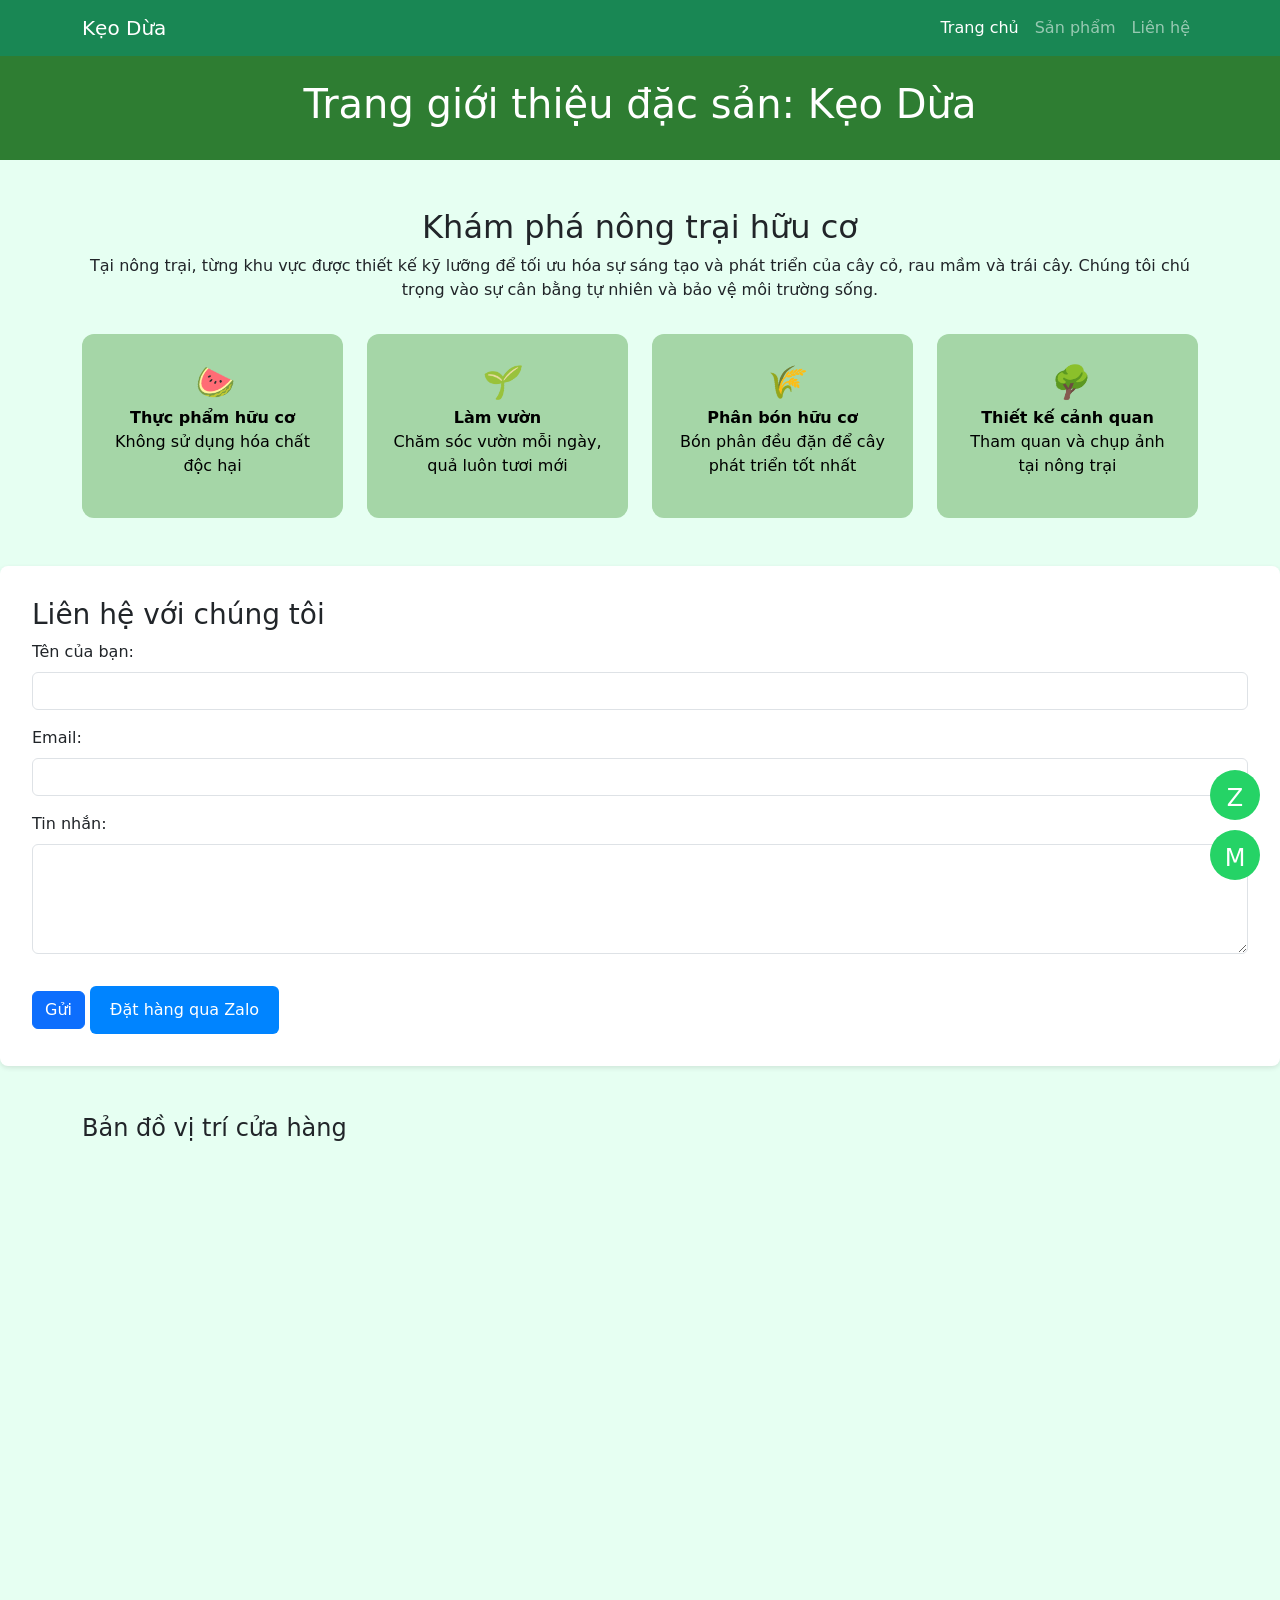
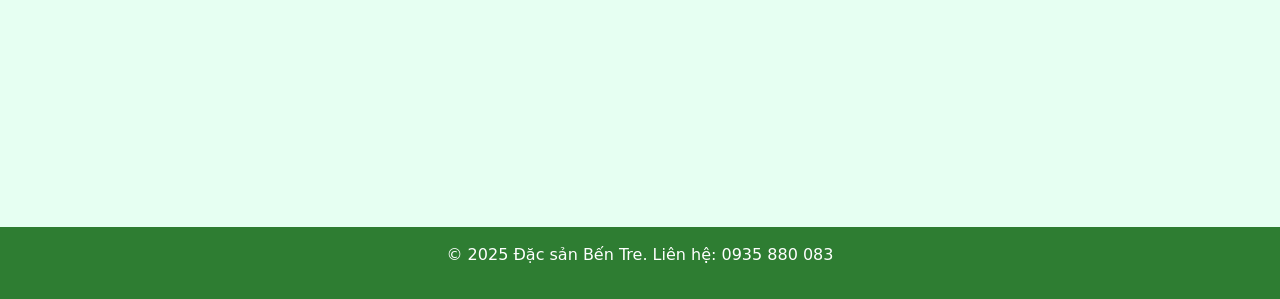
<file: index.html>
<!DOCTYPE html>
<html lang="vi">
<head>
  <meta charset="UTF-8">
  <meta name="viewport" content="width=device-width, initial-scale=1.0">
  <meta name="description" content="Kẹo dừa Bến Tre - đặc sản truyền thống thơm ngon, bao gồm kẹo dừa truyền thống, kẹo dừa sầu riêng và kẹo dừa ca cao. Đặt hàng trực tuyến dễ dàng.">
  <meta name="keywords" content="kẹo dừa, đặc sản bến tre, kẹo dừa truyền thống, kẹo dừa sầu riêng, kẹo dừa ca cao">
  <meta name="author" content="Đặc sản Bến Tre">
  <title>Đặc sản Kẹo Dừa</title>
  <link href="https://cdn.jsdelivr.net/npm/bootstrap@5.3.0/dist/css/bootstrap.min.css" rel="stylesheet">
  <script async src="https://www.googletagmanager.com/gtag/js?id=G-XXXXXXXXXX"></script>
  <script>
    window.dataLayer = window.dataLayer || [];
    function gtag(){dataLayer.push(arguments);}
    gtag('js', new Date());
    gtag('config', 'G-XXXXXXXXXX');
  </script>
  <style>
    body { background-color: #e6fff2; }
    header { background-color: #2e7d32; color: white; padding: 1.5em; text-align: center; }
    .product img { width: 100%; max-width: 200px; border-radius: 8px; }
    footer { background-color: #2e7d32; color: white; text-align: center; padding: 1em; }
    .contact-form { background: #fff; padding: 2em; border-radius: 8px; box-shadow: 0 2px 5px rgba(0,0,0,0.1); margin-top: 2em; }
    .floating-buttons { position: fixed; bottom: 20px; right: 20px; display: flex; flex-direction: column; gap: 10px; }
    .floating-buttons a { display: block; background-color: #25D366; color: white; padding: 10px; border-radius: 50%; text-align: center; width: 50px; height: 50px; font-size: 24px; text-decoration: none; }
    .zalo-order-button { background-color: #0084ff; color: white; padding: 12px 20px; font-size: 16px; border: none; border-radius: 6px; margin-top: 1em; display: inline-block; text-decoration: none; }
    .intro-grid { display: grid; grid-template-columns: repeat(auto-fit, minmax(200px, 1fr)); gap: 1.5rem; margin-top: 2rem; }
    .intro-box { background-color: #a5d6a7; color: #000; padding: 1.5rem; border-radius: 12px; text-align: center; font-weight: 500; }
    .intro-box i { font-size: 32px; margin-bottom: 1rem; color: #2e7d32; }
  </style>
</head>
<body>
  <nav class="navbar navbar-expand-lg navbar-dark bg-success">
    <div class="container">
      <a class="navbar-brand" href="#">Kẹo Dừa</a>
      <button class="navbar-toggler" type="button" data-bs-toggle="collapse" data-bs-target="#navbarNav">
        <span class="navbar-toggler-icon"></span>
      </button>
      <div class="collapse navbar-collapse" id="navbarNav">
        <ul class="navbar-nav ms-auto">
          <li class="nav-item"><a class="nav-link active" href="#">Trang chủ</a></li>
          <li class="nav-item"><a class="nav-link" href="#sanpham">Sản phẩm</a></li>
          <li class="nav-item"><a class="nav-link" href="#lienhe">Liên hệ</a></li>
        </ul>
      </div>
    </div>
  </nav>

  <header>
    <h1>Trang giới thiệu đặc sản: Kẹo Dừa</h1>
  </header>

  <section class="container my-5">
    <h2 class="text-center">Khám phá nông trại hữu cơ</h2>
    <p class="text-center">Tại nông trại, từng khu vực được thiết kế kỹ lưỡng để tối ưu hóa sự sáng tạo và phát triển của cây cỏ, rau mầm và trái cây. Chúng tôi chú trọng vào sự cân bằng tự nhiên và bảo vệ môi trường sống.</p>
    <div class="intro-grid">
      <div class="intro-box">
        <div><i>🍉</i></div>
        <strong>Thực phẩm hữu cơ</strong>
        <p>Không sử dụng hóa chất độc hại</p>
      </div>
      <div class="intro-box">
        <div><i>🌱</i></div>
        <strong>Làm vườn</strong>
        <p>Chăm sóc vườn mỗi ngày, quả luôn tươi mới</p>
      </div>
      <div class="intro-box">
        <div><i>🌾</i></div>
        <strong>Phân bón hữu cơ</strong>
        <p>Bón phân đều đặn để cây phát triển tốt nhất</p>
      </div>
      <div class="intro-box">
        <div><i>🌳</i></div>
        <strong>Thiết kế cảnh quan</strong>
        <p>Tham quan và chụp ảnh tại nông trại</p>
      </div>
    </div>
  </section>

  <section class="container my-4" id="sanpham">
    <!-- phần sản phẩm như cũ giữ nguyên -->
  </section>

  <div class="contact-form mt-5" id="lienhe">
    <h3>Liên hệ với chúng tôi</h3>
    <form action="https://formspree.io/f/mayvlqgq" method="POST">
      <div class="mb-3">
        <label for="name" class="form-label">Tên của bạn:</label>
        <input type="text" name="name" class="form-control" required>
      </div>
      <div class="mb-3">
        <label for="email" class="form-label">Email:</label>
        <input type="email" name="email" class="form-control" required>
      </div>
      <div class="mb-3">
        <label for="message" class="form-label">Tin nhắn:</label>
        <textarea name="message" rows="4" class="form-control" required></textarea>
      </div>
      <button type="submit" class="btn btn-primary">Gửi</button>
      <a href="https://zalo.me/0935880083" class="zalo-order-button" target="_blank">Đặt hàng qua Zalo</a>
    </form>
  </div>

  <div class="mt-5 container">
    <h4>Bản đồ vị trí cửa hàng</h4>
    <div class="ratio ratio-16x9">
      <iframe src="https://www.google.com/maps/embed?pb=!1m18!1m12!1m3!1d3834.0626560159923!2d108.21453167510903!3d16.043764239532866!2m3!1f0!2f0!3f0!3m2!1i1024!2i768!4f13.1!3m3!1m2!1s0x314219ba9e799265%3A0xc927ce0bc6580ef4!2zMzggQ-G7rWEgQ2jDrW5oIExhbiwgVGhhbmggQW4sIMSQw6AgTuG7mWkgxJDDtG4gQsOh!5e0!3m2!1svi!2s!4v1713864009095!5m2!1svi!2s" width="600" height="450" style="border:0;" allowfullscreen="" loading="lazy"></iframe>
    </div>
  </div>

  <footer class="mt-5">
    <p>&copy; 2025 Đặc sản Bến Tre. Liên hệ: 0935 880 083</p>
  </footer>

  <div class="floating-buttons">
    <a href="https://zalo.me/0935880083" target="_blank" title="Zalo">Z</a>
    <a href="https://m.me/yourpage" target="_blank" title="Messenger">M</a>
  </div>

  <script src="https://cdn.jsdelivr.net/npm/bootstrap@5.3.0/dist/js/bootstrap.bundle.min.js"></script>
</body>
</html>
</file>
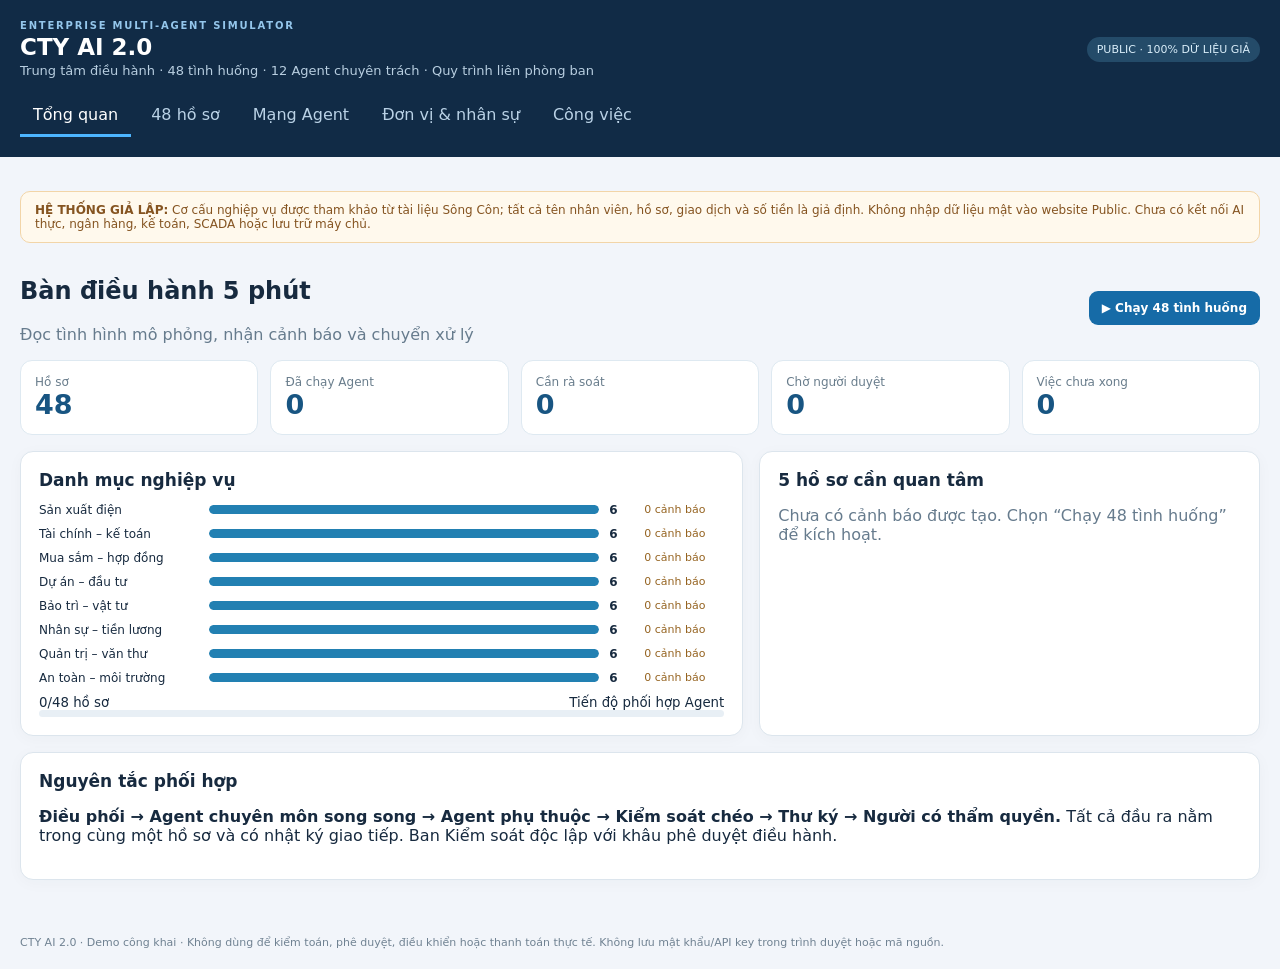
<file: cty-ai-2-0/index.html>
<!doctype html><html lang="vi"><head><meta charset="utf-8"><meta name="viewport" content="width=device-width,initial-scale=1"><title>CTY AI 2.0 | Doanh nghiệp giả lập 48 tình huống</title><style>
:root{font-family:Inter,system-ui,-apple-system,"Segoe UI",sans-serif;color:#172a3f;background:#f2f5fa}*{box-sizing:border-box}body{margin:0}button,input,select,textarea{font:inherit}button{cursor:pointer}button:disabled{opacity:.45;cursor:not-allowed}.shell{max-width:1440px;margin:0 auto;padding:20px}.top{background:#112b46;color:white}.head{display:flex;align-items:center;justify-content:space-between;gap:16px}.top h1{margin:3px 0;font-size:23px}.top p{margin:0;color:#b8cee0;font-size:13px}.eyebrow{font-size:10px;letter-spacing:1.8px;font-weight:750;color:#94c6eb}.badge{padding:6px 10px;background:#244b69;color:#d9edf9;border-radius:30px;font-size:11px;white-space:nowrap}.nav{display:flex;gap:7px;overflow:auto;margin-top:17px;padding-bottom:0}.nav button{white-space:nowrap;padding:10px 13px;color:#bad2e6;background:transparent;border:0;border-bottom:3px solid transparent}.nav button.selected{color:white;border-color:#4db5ff}.notice{padding:11px 14px;border:1px solid #f2d5a8;background:#fff9ed;color:#855421;border-radius:10px;font-size:12px;margin:14px 0}.view[hidden]{display:none}.grid{display:grid;grid-template-columns:1.3fr .9fr;gap:16px}.card{background:white;border:1px solid #dce5ed;border-radius:13px;padding:18px;margin-bottom:16px;box-shadow:0 3px 16px #18334b08}.card h2{font-size:17px;margin:0 0 13px}.card h3{font-size:14px;margin:13px 0 9px}.muted,.tiny{color:#667b8d}.tiny{font-size:11px}.metrics{display:grid;grid-template-columns:repeat(5,minmax(0,1fr));gap:12px}.metric{background:#fff;border:1px solid #dee9f1;border-radius:12px;padding:14px}.metric span{color:#697d8c;font-size:12px;display:block}.metric strong{font-size:27px;display:block;color:#185582}.actions{display:flex;gap:8px;flex-wrap:wrap;margin:13px 0}.actions button,button.btn{border:0;padding:10px 13px;border-radius:9px;background:#166ba7;color:white;font-weight:650;font-size:12px}.actions button.ghost,button.ghost{background:#e9f1f7;color:#245574;border:0;padding:10px 13px;border-radius:9px;font-weight:650;font-size:12px}.split{display:flex;justify-content:space-between;gap:15px;align-items:center}.barline{display:grid;grid-template-columns:160px 1fr 25px 80px;align-items:center;gap:10px;font-size:12px;margin:10px 0}.bar{height:9px;background:#e8eef4;border-radius:20px;overflow:hidden}.bar i{background:#2280b2;display:block;height:100%;border-radius:20px}.barline em{font-size:11px;color:#956320;font-style:normal}.progress{height:7px;border-radius:30px;background:#e8eff5;overflow:hidden}.progress i{display:block;height:100%;background:#1a9c80}.linkrow,.case-row{display:flex;justify-content:space-between;align-items:center;gap:12px;width:100%;border:0;border-bottom:1px solid #e8eef4;text-align:left;padding:12px;background:white;color:#22394a}.linkrow:hover,.case-row:hover,.case-row.active{background:#eff7fc}.linkrow b{font-size:11px;color:#ae5a27}.case-row b,.case-row small{display:block}.case-row small{font-size:11px;color:#657c8d;margin-top:4px}.case-row .right{text-align:right;flex-shrink:0}.status{display:inline-block;background:#e5f3fb;color:#24658b;border-radius:15px;padding:4px 9px;font-size:11px;font-weight:700}.status.danger{background:#fff0e8;color:#a24a26}.formrow{display:grid;grid-template-columns:1fr 1fr;gap:12px}label.field{font-size:12px;font-weight:650;display:block}input:not([type=checkbox]):not([type=file]),select,textarea{display:block;width:100%;border:1px solid #cfdee8;border-radius:9px;padding:10px 11px;background:white;color:#173047;margin:7px 0 13px;outline-color:#3893c9}input[type=file]{width:100%;max-width:100%;font-size:12px}.scroll{max-height:650px;overflow:auto}.detailhead{display:flex;justify-content:space-between;align-items:start;gap:12px}.detailhead small{font-size:11px;color:#697e90}.detailhead h2{margin:4px 0 10px}.facts{display:grid;grid-template-columns:repeat(2,1fr);gap:9px}.facts>div{border:1px solid #e2eaf0;border-radius:9px;padding:9px}.facts small,.facts b{display:block}.facts small{font-size:10px;color:#718394}.facts b{font-size:12px;margin-top:3px}.chain{display:grid;grid-template-columns:repeat(3,minmax(0,1fr));gap:8px}.chainnode{border:1px solid #dbe5eb;border-radius:9px;padding:10px;font-size:12px;min-height:89px}.chainnode.done{background:#edf9f2;border-color:#8fd0ad}.chainnode.ready{background:#eff7ff;border-color:#7bb9e0}.chainnode b,.chainnode small,.chainnode span{display:block}.chainnode small{color:#738392;font-size:10px;margin:5px 0}.chainnode span{font-size:10px;color:#426778}.issue{border-left:3px solid #d9923b;background:#fff9ef;padding:11px;margin:8px 0;font-size:12px}.issue b,.issue small,.issue span{display:block}.issue small{color:#886132;margin:5px 0}.event{border-left:2px solid #8ab8d7;padding:9px 12px;background:#f5f9fc;margin:7px 0;font-size:12px}.event small,.event b,.event span{display:block}.event small{color:#728391;font-size:10px}.scrollLog{max-height:350px;overflow:auto}.agentgrid{display:grid;grid-template-columns:repeat(3,minmax(0,1fr));gap:9px}.agentcard{background:white;text-align:left;border:1px solid #d8e4eb;border-radius:10px;padding:13px;min-height:125px;color:#172e42}.agentcard.selected{border:2px solid #2084bd;background:#f0f9ff}.agentcard b,.agentcard small,.agentcard span{display:block}.agentcard small{font-size:11px;color:#708292;margin:7px 0}.agentcard span{font-size:11px;color:#1a7099}.orggrid{display:grid;grid-template-columns:repeat(3,minmax(0,1fr));gap:14px}.orgbox{border:1px solid #dde7ef;border-radius:11px;background:white;padding:14px}.orgbox>b,.orgbox>small,.orgbox>span{display:block}.orgbox>small{font-size:11px;color:#6b8091;margin:6px 0}.orgbox>span{color:#176fa5;font-size:11px}.person{border-top:1px solid #edf1f5;padding:8px 0;font-size:12px}.person b,.person small{display:block}.person small{color:#7b8b98;font-size:10px}.task{display:flex;gap:12px;border-bottom:1px solid #e9eef3;padding:12px 0;align-items:start}.task input{width:17px;height:17px;flex-shrink:0}.task span{flex:1}.task b,.task small{display:block}.task b{font-size:12px}.task small{font-size:11px;color:#718190;margin-top:5px}.footer{padding:20px;color:#708292;font-size:11px}.flaglist{display:grid;grid-template-columns:1fr 1fr;gap:7px;padding:10px 0 15px}.flaglist label{display:flex;gap:7px;align-items:start;font-size:11px;color:#526e82}.flaglist input{flex-shrink:0}.toast{position:fixed;right:20px;bottom:20px;max-width:400px;background:#15334e;color:white;border-radius:10px;padding:13px 17px;box-shadow:0 8px 35px #1233;z-index:9}.toast[hidden]{display:none}@media(max-width:1000px){.grid{grid-template-columns:1fr}.metrics{grid-template-columns:repeat(3,1fr)}.orggrid{grid-template-columns:repeat(2,1fr)}}@media(max-width:620px){.shell{padding:12px}.metrics{grid-template-columns:repeat(2,1fr)}.agentgrid,.orggrid,.chain{grid-template-columns:repeat(2,1fr)}.barline{grid-template-columns:100px 1fr 20px 70px;font-size:10px}.formrow,.flaglist{grid-template-columns:1fr}.detailhead{display:block}.top h1{font-size:20px}}
</style></head><body><header class="top"><div class="shell"><div class="head"><div><div class="eyebrow">ENTERPRISE MULTI-AGENT SIMULATOR</div><h1>CTY AI 2.0</h1><p>Trung tâm điều hành · 48 tình huống · 12 Agent chuyên trách · Quy trình liên phòng ban</p></div><span class="badge">PUBLIC · 100% DỮ LIỆU GIẢ</span></div><nav class="nav"><button data-view="overview" class="selected">Tổng quan</button><button data-view="cases">48 hồ sơ</button><button data-view="agents">Mạng Agent</button><button data-view="people">Đơn vị & nhân sự</button><button data-view="tasks">Công việc</button></nav></div></header><main class="shell"><div class="notice"><b>HỆ THỐNG GIẢ LẬP:</b> Cơ cấu nghiệp vụ được tham khảo từ tài liệu Sông Côn; tất cả tên nhân viên, hồ sơ, giao dịch và số tiền là giả định. Không nhập dữ liệu mật vào website Public. Chưa có kết nối AI thực, ngân hàng, kế toán, SCADA hoặc lưu trữ máy chủ.</div><section class="view" id="v-overview"><div class="split"><div><h2>Bàn điều hành 5 phút</h2><p class="muted">Đọc tình hình mô phỏng, nhận cảnh báo và chuyển xử lý</p></div><button id="runAll" class="btn">▶ Chạy 48 tình huống</button></div><div class="metrics" id="metrics"></div><div class="grid" style="margin-top:16px"><div class="card"><h2>Danh mục nghiệp vụ</h2><div id="domainChart"></div><div class="split"><small id="progressText"></small><small>Tiến độ phối hợp Agent</small></div><div class="progress"><i id="progressFill" style="width:0%"></i></div></div><div class="card"><h2>5 hồ sơ cần quan tâm</h2><div id="priorityCases"></div></div></div><div class="card"><h2>Nguyên tắc phối hợp</h2><p><b>Điều phối → Agent chuyên môn song song → Agent phụ thuộc → Kiểm soát chéo → Thư ký → Người có thẩm quyền.</b> Tất cả đầu ra nằm trong cùng một hồ sơ và có nhật ký giao tiếp. Ban Kiểm soát độc lập với khâu phê duyệt điều hành.</p></div></section><section class="view" id="v-cases" hidden><div class="split"><h2>Quản lý hồ sơ <small class="muted" id="caseCount"></small></h2><button id="runAll2" class="btn">▶ Xử lý toàn bộ hồ sơ mới</button></div><div class="grid"><div><div class="card"><div class="formrow"><input id="search" placeholder="Tìm mã hồ sơ, tên, người phụ trách…"><select id="domainFilter"></select></div><select id="statusFilter"></select><div id="caseList" class="scroll"></div></div><div class="card"><h2>Tạo hồ sơ mới</h2><label class="field">Nghiệp vụ<select id="newDomain"></select></label><label class="field">Tên hồ sơ<input id="newTitle" maxlength="160" placeholder="Tên hồ sơ…"></label><label class="field">Mô tả<textarea id="newDesc" rows="3" maxlength="3000"></textarea></label><div class="formrow"><label class="field">Nhân viên phụ trách giả<select id="newOwner"></select></label><label class="field">Giá trị giả định (triệu đồng)<input id="newAmount" type="number" min="0" step="1" value="0"></label></div><div class="field">Chọn dấu hiệu để Agent giả lập kiểm tra</div><div id="newFlags" class="flaglist"></div><button id="newCase" class="btn">+ Tạo hồ sơ</button><p class="muted tiny">Hồ sơ mới chưa có cảnh báo theo quy tắc; chỉ mô tả bằng chữ không đủ thay thế chứng từ gốc.</p></div></div><div class="card" id="selectedCase"></div></div></section><section class="view" id="v-agents" hidden><h2>12 Agent và quan hệ phụ thuộc</h2><p class="muted">Chọn một Agent để xem luồng nhận/chuyển kết quả trong 8 nhóm nghiệp vụ</p><div class="agentgrid" id="agentsGrid"></div><div class="card" id="agentDetail" style="margin-top:16px"></div></section><section class="view" id="v-people" hidden><h2>Cơ cấu bộ phận và 31 nhân viên giả định</h2><p class="muted">Tên cá nhân hoàn toàn do AI tạo; tên đơn vị là nhóm nghiệp vụ tham khảo, một số nhóm chỉ là đầu mối chức năng mô phỏng. Không phải danh bạ nhân sự GSC.</p><div class="orggrid" id="orgGrid"></div></section><section class="view" id="v-tasks" hidden><div class="split"><h2>Theo dõi công việc</h2><b id="taskCount"></b></div><div class="grid"><div class="card" id="taskList"></div><div class="card"><h2>Sao lưu dữ liệu</h2><p class="muted">Dữ liệu được lưu riêng trong trình duyệt thiết bị; không đồng bộ giữa máy.</p><div class="actions"><button id="exportJSON">Xuất JSON</button><button id="exportCSV" class="ghost">Xuất CSV</button><button id="resetDemo" class="ghost">Khôi phục 48 tình huống</button></div><label class="field">Nhập lại bản sao lưu JSON<input id="importFile" type="file" accept=".json,application/json"></label><p class="muted tiny">Hành động đặt lại sẽ xóa dữ liệu đã tạo trong bộ nhớ trình duyệt của website này.</p></div></div></section></main><footer class="shell footer">CTY AI 2.0 · Demo công khai · Không dùng để kiểm toán, phê duyệt, điều khiển hoặc thanh toán thực tế. Không lưu mật khẩu/API key trong trình duyệt hoặc mã nguồn.</footer><div class="toast" id="toast" hidden></div><script>window.CTY_SEED={"departments":[["BĐH","Ban Tổng Giám đốc","Điều hành, phê duyệt và giao việc"],["TCKT","Phòng Tài chính – Kế toán","Ngân sách, thanh toán, công nợ, báo cáo tài chính"],["QLDT","Phòng Quản lý đầu tư và Kinh doanh","Kế hoạch, kinh doanh điện, đầu tư, hợp đồng"],["TH","Phòng Tổng hợp","Văn thư, nhân sự, hành chính"],["VH","Nhà máy Sông Côn 2 – Vận hành","Ca trực, thông số, sản lượng và an toàn vận hành"],["SC","Nhà máy Sông Côn 2 – Sửa chữa","Bảo trì và vật tư thiết bị"],["AT","Đầu mối an toàn – PCTT/PCCC","Đầu mối chức năng mô phỏng, không khẳng định là một phòng độc lập"],["HDQT","Hội đồng quản trị","Cơ quan quản trị"],["BKS","Ban Kiểm soát","Giám sát độc lập, không duyệt nghiệp vụ"]],"staff":[{"id":"NV01","dept":"BĐH","name":"Nguyễn Hoài Nam","role":"Tổng Giám đốc giả định"},{"id":"NV02","dept":"BĐH","name":"Lê Minh Quân","role":"Phó Tổng Giám đốc giả định"},{"id":"NV03","dept":"TCKT","name":"Phạm Thảo Nguyên","role":"Kế toán trưởng giả định"},{"id":"NV04","dept":"TCKT","name":"Trần Thanh Mai","role":"Kế toán tổng hợp"},{"id":"NV05","dept":"TCKT","name":"Võ Anh Thư","role":"Kế toán thanh toán"},{"id":"NV06","dept":"TCKT","name":"Nguyễn Hải Vân","role":"Kế toán công nợ"},{"id":"NV07","dept":"QLDT","name":"Đặng Minh Phúc","role":"Trưởng phòng QLĐT&KD"},{"id":"NV08","dept":"QLDT","name":"Phan Quốc Khánh","role":"Chuyên viên kinh doanh điện"},{"id":"NV09","dept":"QLDT","name":"Lê Mỹ Duyên","role":"Chuyên viên dự án"},{"id":"NV10","dept":"QLDT","name":"Hồ Đức Long","role":"Chuyên viên mua sắm"},{"id":"NV11","dept":"QLDT","name":"Trương Minh Hòa","role":"Chuyên viên hợp đồng"},{"id":"NV12","dept":"TH","name":"Nguyễn Bảo Anh","role":"Trưởng phòng Tổng hợp"},{"id":"NV13","dept":"TH","name":"Võ Hoài Linh","role":"Văn thư"},{"id":"NV14","dept":"TH","name":"Phạm Thùy Trang","role":"Nhân sự"},{"id":"NV15","dept":"TH","name":"Đỗ Thị Hạnh","role":"Chuyên viên hành chính"},{"id":"NV16","dept":"VH","name":"Trần Nhật Minh","role":"Quản lý vận hành"},{"id":"NV17","dept":"VH","name":"Nguyễn Quốc Đạt","role":"Trưởng ca"},{"id":"NV18","dept":"VH","name":"Phạm Minh Khoa","role":"Nhân viên vận hành"},{"id":"NV19","dept":"VH","name":"Đinh Ngọc Trí","role":"Nhân viên vận hành"},{"id":"NV20","dept":"VH","name":"Lê Văn Kiệt","role":"Nhân viên vận hành"},{"id":"NV21","dept":"SC","name":"Hoàng Đức Tùng","role":"Phụ trách sửa chữa"},{"id":"NV22","dept":"SC","name":"Nguyễn Duy Khánh","role":"Kỹ thuật cơ điện"},{"id":"NV23","dept":"SC","name":"Võ Tiến Dũng","role":"Kỹ thuật điện"},{"id":"NV24","dept":"SC","name":"Phan Anh Tuấn","role":"Quản lý vật tư"},{"id":"NV25","dept":"SC","name":"Trần Đức Phong","role":"Kỹ thuật tự động"},{"id":"NV26","dept":"AT","name":"Lê Quang Hiếu","role":"Đầu mối an toàn"},{"id":"NV27","dept":"AT","name":"Nguyễn Hữu Thịnh","role":"Đầu mối PCTT/PCCC"},{"id":"NV28","dept":"HDQT","name":"Phạm Quốc Bình","role":"Chủ tịch HĐQT giả định"},{"id":"NV29","dept":"HDQT","name":"Trần Hải Sơn","role":"Thư ký HĐQT giả định"},{"id":"NV30","dept":"BKS","name":"Đỗ Minh Trang","role":"Trưởng Ban Kiểm soát giả định"},{"id":"NV31","dept":"BKS","name":"Võ Hà Phương","role":"Thành viên BKS giả định"}],"categories":[{"key":"production","name":"Sản xuất điện","dept":"VH","cases":[["Sản lượng tổ máy thấp hơn kế hoạch","Sản lượng giảm 12% trong tuần; cần phân tích thời gian dừng máy và nước về hồ.",["production_gap","missing_measurement"],0,1],["Đối chiếu số liệu công tơ điện","Báo cáo vận hành và số liệu giao nhận điện không khớp trong ca.",["reconcile_gap"],0,0],["Giá bán bình quân biến động","Sản lượng tăng nhưng doanh thu không tăng tương ứng; yêu cầu phân tích giá bán.",["price_variance"],0,1],["Dừng tổ máy ngoài kế hoạch","Tổ máy dừng bất thường; cần xác nhận biên bản và thời điểm khôi phục.",["safety_incident","missing_record"],0,0],["Thiếu dữ liệu đo lưu lượng","Dữ liệu lưu lượng ngày không được cập nhật đầy đủ.",["missing_measurement"],0,1],["Báo cáo điện mặt trời áp mái","Hồ sơ tổng hợp điện mặt trời tháng đã có biên bản và dữ liệu xác nhận.",[],0,3]]},{"key":"finance","name":"Tài chính – kế toán","dept":"TCKT","cases":[["Đối chiếu số dư tài khoản ngân hàng","Số dư sao kê ngân hàng và sổ kế toán chênh lệch, chưa giải trình.",["reconcile_gap","missing_record"],680,0],["Dự báo dòng tiền 90 ngày","Lịch thu tiền bán điện và dự kiến chi chưa được xác nhận đầy đủ.",["missing_forecast"],0,1],["Chi phí quản lý tăng bất thường","Chi phí quản lý tăng 18% so với ngân sách mô phỏng.",["budget_overrun"],240,1],["Hoàn thiện bộ hồ sơ thuế kỳ này","Tờ khai đã lập nhưng thiếu bảng đối chiếu hóa đơn đầu vào.",["missing_docs"],0,1],["Kế hoạch chi trả cổ tức mô phỏng","Dự kiến chi trả cổ tức; chưa có tài liệu xác minh quyết định cấp có thẩm quyền.",["missing_approval","cash_pressure"],5200,0],["Công nợ khách hàng quá hạn","Khoản phải thu quá hạn, chưa có xác nhận đối chiếu hoặc lịch thu hồi.",["late_deadline","missing_record"],920,0]]},{"key":"procurement","name":"Mua sắm – hợp đồng","dept":"QLDT","cases":[["Thanh toán thiết bị thiếu nghiệm thu","Đề nghị thanh toán hợp đồng sửa chữa có hóa đơn nhưng thiếu biên bản nghiệm thu.",["missing_acceptance","missing_docs"],800,0],["Điều khoản không tạm ứng nhưng trả 50%","Hợp đồng ghi không tạm ứng, đồng thời thanh toán 50% ngay khi ký.",["contract_conflict","cash_pressure"],350,0],["Nhiều đề nghị mua sắm cùng một hạng mục","Ba đề nghị mua sắm trong tháng cho cùng nhóm vật tư cần rà soát phạm vi và căn cứ.",["split_purchase"],420,0],["Hồ sơ lựa chọn nhà cung cấp","Hồ sơ có báo giá nhưng thiếu văn bản phê duyệt kết quả lựa chọn.",["missing_approval"],290,1],["Đề nghị mua sắm vượt dự toán","Giá trị đặt hàng cao hơn dự toán mô phỏng được duyệt.",["budget_overrun"],610,0],["Hóa đơn sai thông tin đơn vị mua","Thông tin người mua trên hóa đơn chưa khớp hợp đồng; chưa phát hành thanh toán.",["invoice_mismatch"],72,1]]},{"key":"project","name":"Dự án – đầu tư","dept":"QLDT","cases":[["Tiến độ khảo sát dự án thủy điện","Nhà tư vấn giao sản phẩm chậm so với mốc hợp đồng.",["late_deadline","missing_record"],1500,0],["Quyết toán chi phí xây dựng cơ bản","Hạng mục hoàn thành nhưng bộ quyết toán chưa đủ biên bản.",["missing_docs","budget_overrun"],1250,1],["Thẩm định hiệu quả dự án mới","Phương án đầu tư chưa có phân tích độ nhạy dòng tiền và giả định vận hành.",["missing_forecast"],4800,0],["Rà soát hợp đồng tư vấn kéo dài","Hợp đồng tư vấn nghiên cứu nhiều năm chưa cập nhật sản phẩm và nghiệm thu.",["late_deadline","contract_conflict"],890,0],["Lệch tiến độ giải ngân","Giải ngân thực tế thấp hơn kế hoạch; thiếu giải thích tiến độ các gói.",["production_gap","missing_record"],2100,1],["Dự án mái nhà xưởng điện mặt trời","Bộ hồ sơ nghiên cứu giả định đã có đề xuất kỹ thuật, kinh tế và mốc triển khai.",[],740,3]]},{"key":"maintenance","name":"Bảo trì – vật tư","dept":"SC","cases":[["Bảo dưỡng tổ máy định kỳ","Công việc bảo dưỡng dự kiến nhưng chưa có phiếu xác nhận hoàn thành.",["missing_record","late_deadline"],140,1],["Kiểm định thiết bị nâng hạ","Thiết bị đến hạn kiểm định, chưa thấy hồ sơ chứng nhận mới.",["safety_incident","late_deadline"],44,0],["Tồn kho vật tư chậm luân chuyển","Một số vật tư dự phòng có tồn lâu cần đánh giá khả năng sử dụng.",["inventory_stale"],185,1],["Sự cố rơ-le bảo vệ","Thiết bị báo lỗi nhiều lần; lịch sử kiểm tra chưa được tổng hợp.",["safety_incident","missing_record"],96,0],["Chi phí sửa chữa vượt kế hoạch","Dự toán sửa chữa tăng so với phê duyệt ban đầu.",["budget_overrun"],360,1],["Nhật ký bảo trì đã hoàn thiện","Biên bản bảo trì mô phỏng có xác nhận và dữ liệu đo kiểm đầy đủ.",[],35,3]]},{"key":"hr","name":"Nhân sự – tiền lương","dept":"TH","cases":[["Đối chiếu tiền lương ca kíp","Bảng chấm công và bảng tính ca kíp có số giờ khác nhau.",["reconcile_gap"],68,1],["Tăng ca vượt mức dự kiến","Số giờ tăng ca phát sinh cao; hồ sơ phê duyệt chưa đầy đủ.",["missing_approval","budget_overrun"],45,1],["Thanh toán công tác phí","Đề nghị công tác phí thiếu bảng tổng hợp chứng từ liên quan.",["missing_docs"],16,2],["Kế hoạch tuyển dụng kỹ thuật","Đề xuất nhân sự chưa có phê duyệt nhu cầu tuyển dụng.",["missing_approval"],0,1],["Chấm công không khớp lịch trực","Lịch trực nhà máy và bảng tổng hợp công có khác biệt cần xác minh.",["reconcile_gap"],0,0],["Phân phối quỹ an toàn điện","Danh sách dự kiến phân phối chưa có bảng đối chiếu điều kiện và đề xuất xét duyệt.",["missing_docs","missing_approval"],110,0]]},{"key":"governance","name":"Quản trị – văn thư","dept":"TH","cases":[["Dự thảo nghị quyết HĐQT","Dự thảo nội dung về tài chính chưa kèm hồ sơ xác định thẩm quyền.",["missing_approval"],0,0],["Báo cáo giám sát quý giả định","Dự thảo báo cáo cần đối chiếu số liệu tài chính và tài liệu giải trình.",["reconcile_gap","missing_record"],0,1],["Danh sách cổ đông và tài liệu họp","Hồ sơ lưu trữ tài liệu họp thiếu bảng kiểm soát phiên bản.",["missing_record"],0,1],["Biên bản họp giao ban điều hành","Biên bản có kết luận nhưng chưa giao người chịu trách nhiệm và hạn xử lý.",["no_owner","late_deadline"],0,1],["Quy trình luân chuyển văn bản","Văn bản đến chưa có bằng chứng phân công và nhật ký xử lý.",["missing_record"],0,1],["Công bố thông tin định kỳ","Bộ hồ sơ công bố thông tin giả định đầy đủ checklist và lịch theo dõi.",[],0,3]]},{"key":"safety","name":"An toàn – môi trường","dept":"AT","cases":[["Cảnh báo mực nước hồ tăng","Mực nước tăng nhanh; cần xác minh số liệu đo và thông báo trực ca.",["safety_incident","missing_measurement"],0,0],["Rà soát kế hoạch PCTT và TKCN","Danh sách thiết bị ứng phó còn thiếu trạng thái sẵn sàng.",["missing_docs","safety_incident"],95,0],["Diễn tập phương án PCCC","Đến lịch diễn tập; chưa có đủ danh sách tham gia và xác nhận.",["late_deadline","missing_record"],18,1],["Kiểm tra hồ sơ an toàn đập","Hồ sơ kiểm tra định kỳ chưa được cập nhật trên hệ thống.",["missing_record","safety_incident"],120,0],["Kiểm định bình chữa cháy","Một phần thiết bị chưa có xác nhận kiểm tra theo danh mục.",["late_deadline"],12,1],["Báo cáo an toàn và môi trường","Bộ báo cáo mô phỏng đã có lịch và kết quả đối chiếu.",[],0,3]]}],"agents":[{"id":"production","name":"Vận hành","dept":"VH","desc":"Đánh giá sản lượng, công tơ, mực nước và dữ liệu vận hành","detect":["production_gap","missing_measurement","price_variance","safety_incident","reconcile_gap"]},{"id":"finance","name":"Tài chính","dept":"TCKT","desc":"Ngân sách, dòng tiền, giá trị và biến động chi phí","detect":["budget_overrun","cash_pressure","missing_forecast","price_variance","reconcile_gap"]},{"id":"accounting","name":"Kế toán","dept":"TCKT","desc":"Chứng từ, hóa đơn, đối chiếu và hạch toán đề xuất","detect":["missing_docs","invoice_mismatch","missing_acceptance","reconcile_gap"]},{"id":"procurement","name":"Mua sắm","dept":"QLDT","desc":"Hợp đồng, nguồn cung, trình tự mua sắm và nghiệm thu","detect":["split_purchase","missing_acceptance","contract_conflict","missing_approval","budget_overrun"]},{"id":"legal","name":"Pháp chế","dept":"TH","desc":"Căn cứ, thẩm quyền, điều khoản và rủi ro pháp lý","detect":["contract_conflict","missing_approval","invoice_mismatch"]},{"id":"project","name":"Đầu tư","dept":"QLDT","desc":"Tiến độ, vốn, hợp đồng tư vấn và hiệu quả dự án","detect":["late_deadline","missing_forecast","budget_overrun","missing_record"]},{"id":"maintenance","name":"Bảo trì","dept":"SC","desc":"Thiết bị, vật tư, bảo dưỡng và hồ sơ sửa chữa","detect":["inventory_stale","safety_incident","missing_record","late_deadline"]},{"id":"hr","name":"Nhân sự","dept":"TH","desc":"Chấm công, tiền lương, tuyển dụng và hồ sơ nhân sự","detect":["reconcile_gap","missing_approval","missing_docs","budget_overrun"]},{"id":"records","name":"Văn thư","dept":"TH","desc":"Phân loại hồ sơ, phiên bản văn bản và lưu trữ","detect":["missing_record","missing_docs","no_owner"]},{"id":"safety","name":"An toàn","dept":"AT","desc":"An toàn đập, PCCC, PCTT, kiểm định và tình huống vận hành","detect":["safety_incident","missing_measurement","late_deadline","missing_docs"]},{"id":"audit","name":"Kiểm soát chéo","dept":"BKS","desc":"Agent giả lập đối chiếu giữa chuyên môn; không phải người thuộc BKS thực tế","detect":[]},{"id":"secretary","name":"Thư ký","dept":"BĐH","desc":"Tạo đầu việc, tổng hợp kiến nghị và trình người có thẩm quyền","detect":[]}],"warn":{"production_gap":["Biến động sản lượng/tiến độ chưa được giải trình bằng dữ liệu gốc","cao","Đề nghị đối chiếu kế hoạch, nhật ký và biên bản vận hành"],"missing_measurement":["Thiếu hoặc chưa xác minh dữ liệu đo lường","cao","Bổ sung số liệu đo, nguồn và thời điểm"],"price_variance":["Biến động giá trị/giá bán cần phân rã nguyên nhân","vừa","Phân tích lượng và giá, xác nhận bảng kê"],"reconcile_gap":["Có chênh lệch cần đối chiếu hai nguồn độc lập","cao","Lập biên bản đối chiếu và giải thích nguyên nhân"],"safety_incident":["Có tín hiệu nguy cơ an toàn cần người chuyên môn kiểm tra","nghiêm trọng","Chuyển người phụ trách an toàn và vận hành xử lý theo quy trình"],"missing_record":["Chưa có bằng chứng hồ sơ hoặc nhật ký cần thiết","vừa","Bổ sung tài liệu hoặc xác nhận trạng thái hồ sơ"],"budget_overrun":["Giá trị dự kiến vượt ngân sách/dự toán mô phỏng","cao","Xác minh hạn mức và thủ tục điều chỉnh trước khi trình"],"missing_forecast":["Thiếu dự báo, giả định hoặc phân tích độ nhạy","vừa","Bổ sung mô hình và dữ liệu cơ sở"],"missing_docs":["Hồ sơ mô phỏng thiếu chứng từ/biểu mẫu hỗ trợ","cao","Bổ sung danh mục chứng từ bắt buộc"],"missing_approval":["Chưa có bằng chứng phê duyệt đúng thẩm quyền","cao","Đối chiếu ma trận thẩm quyền và văn bản phê duyệt"],"cash_pressure":["Phát sinh nhu cầu chi đáng kể cần kiểm tra dòng tiền","vừa","Kiểm tra kế hoạch dòng tiền, điều kiện thanh toán"],"late_deadline":["Công việc/chứng nhận có khả năng chậm hạn","cao","Xác nhận hạn thực tế, lập biện pháp khắc phục"],"missing_acceptance":["Thiếu chứng từ nghiệm thu hoặc xác nhận khối lượng","cao","Bổ sung nghiệm thu, đối chiếu hợp đồng"],"contract_conflict":["Điều khoản hợp đồng có dấu hiệu mâu thuẫn","cao","Kiểm tra bản hợp đồng, làm rõ và sửa điều khoản"],"split_purchase":["Nhiều đề nghị cùng loại cần rà soát nguy cơ chia nhỏ mua sắm","cao","Rà soát nhu cầu tổng thể, hồ sơ và phương thức lựa chọn"],"invoice_mismatch":["Thông tin hóa đơn chưa phù hợp hồ sơ mô phỏng","cao","Kiểm tra và yêu cầu xử lý hóa đơn theo quy định"],"inventory_stale":["Vật tư tồn lâu cần đánh giá khả năng sử dụng","vừa","Kiểm kê, đánh giá chất lượng và nhu cầu"],"no_owner":["Nhiệm vụ chưa được giao người chịu trách nhiệm","vừa","Chỉ định đầu mối và thời hạn hoàn thành"]},"flows":{"production":[["production",[]],["maintenance",[]],["finance",["production"]],["safety",["production"]],["audit",["production","maintenance","finance","safety"]],["secretary",["audit"]]],"finance":[["finance",[]],["accounting",[]],["legal",["finance"]],["audit",["finance","accounting","legal"]],["secretary",["audit"]]],"procurement":[["procurement",[]],["finance",[]],["legal",["procurement"]],["accounting",["procurement","legal"]],["audit",["procurement","finance","legal","accounting"]],["secretary",["audit"]]],"project":[["project",[]],["finance",[]],["legal",["project"]],["safety",["project"]],["audit",["project","finance","legal","safety"]],["secretary",["audit"]]],"maintenance":[["maintenance",[]],["production",[]],["procurement",[]],["safety",["maintenance"]],["finance",["procurement"]],["audit",["maintenance","production","procurement","safety","finance"]],["secretary",["audit"]]],"hr":[["hr",[]],["finance",[]],["legal",["hr"]],["accounting",["hr","finance"]],["audit",["hr","finance","legal","accounting"]],["secretary",["audit"]]],"governance":[["records",[]],["legal",[]],["finance",["records"]],["audit",["records","legal","finance"]],["secretary",["audit"]]],"safety":[["safety",[]],["production",[]],["maintenance",["safety"]],["legal",["safety"]],["audit",["safety","production","maintenance","legal"]],["secretary",["audit"]]]},"seeded":[{"id":"DEMO-01-01","category":"production","title":"Sản lượng tổ máy thấp hơn kế hoạch","description":"Sản lượng giảm 12% trong tuần; cần phân tích thời gian dừng máy và nước về hồ.","flags":["production_gap","missing_measurement"],"amount":0,"priority":"Cao","dept":"VH","ownerId":"NV16","dueOffset":-2},{"id":"DEMO-01-02","category":"production","title":"Đối chiếu số liệu công tơ điện","description":"Báo cáo vận hành và số liệu giao nhận điện không khớp trong ca.","flags":["reconcile_gap"],"amount":0,"priority":"Khẩn","dept":"VH","ownerId":"NV17","dueOffset":0},{"id":"DEMO-01-03","category":"production","title":"Giá bán bình quân biến động","description":"Sản lượng tăng nhưng doanh thu không tăng tương ứng; yêu cầu phân tích giá bán.","flags":["price_variance"],"amount":0,"priority":"Cao","dept":"VH","ownerId":"NV18","dueOffset":3},{"id":"DEMO-01-04","category":"production","title":"Dừng tổ máy ngoài kế hoạch","description":"Tổ máy dừng bất thường; cần xác nhận biên bản và thời điểm khôi phục.","flags":["safety_incident","missing_record"],"amount":0,"priority":"Khẩn","dept":"VH","ownerId":"NV19","dueOffset":7},{"id":"DEMO-01-05","category":"production","title":"Thiếu dữ liệu đo lưu lượng","description":"Dữ liệu lưu lượng ngày không được cập nhật đầy đủ.","flags":["missing_measurement"],"amount":0,"priority":"Cao","dept":"VH","ownerId":"NV20","dueOffset":-2},{"id":"DEMO-01-06","category":"production","title":"Báo cáo điện mặt trời áp mái","description":"Hồ sơ tổng hợp điện mặt trời tháng đã có biên bản và dữ liệu xác nhận.","flags":[],"amount":0,"priority":"Thấp","dept":"VH","ownerId":"NV16","dueOffset":0},{"id":"DEMO-02-01","category":"finance","title":"Đối chiếu số dư tài khoản ngân hàng","description":"Số dư sao kê ngân hàng và sổ kế toán chênh lệch, chưa giải trình.","flags":["reconcile_gap","missing_record"],"amount":680,"priority":"Khẩn","dept":"TCKT","ownerId":"NV03","dueOffset":-2},{"id":"DEMO-02-02","category":"finance","title":"Dự báo dòng tiền 90 ngày","description":"Lịch thu tiền bán điện và dự kiến chi chưa được xác nhận đầy đủ.","flags":["missing_forecast"],"amount":0,"priority":"Cao","dept":"TCKT","ownerId":"NV04","dueOffset":0},{"id":"DEMO-02-03","category":"finance","title":"Chi phí quản lý tăng bất thường","description":"Chi phí quản lý tăng 18% so với ngân sách mô phỏng.","flags":["budget_overrun"],"amount":240,"priority":"Cao","dept":"TCKT","ownerId":"NV05","dueOffset":3},{"id":"DEMO-02-04","category":"finance","title":"Hoàn thiện bộ hồ sơ thuế kỳ này","description":"Tờ khai đã lập nhưng thiếu bảng đối chiếu hóa đơn đầu vào.","flags":["missing_docs"],"amount":0,"priority":"Cao","dept":"TCKT","ownerId":"NV06","dueOffset":7},{"id":"DEMO-02-05","category":"finance","title":"Kế hoạch chi trả cổ tức mô phỏng","description":"Dự kiến chi trả cổ tức; chưa có tài liệu xác minh quyết định cấp có thẩm quyền.","flags":["missing_approval","cash_pressure"],"amount":5200,"priority":"Khẩn","dept":"TCKT","ownerId":"NV03","dueOffset":-2},{"id":"DEMO-02-06","category":"finance","title":"Công nợ khách hàng quá hạn","description":"Khoản phải thu quá hạn, chưa có xác nhận đối chiếu hoặc lịch thu hồi.","flags":["late_deadline","missing_record"],"amount":920,"priority":"Khẩn","dept":"TCKT","ownerId":"NV04","dueOffset":0},{"id":"DEMO-03-01","category":"procurement","title":"Thanh toán thiết bị thiếu nghiệm thu","description":"Đề nghị thanh toán hợp đồng sửa chữa có hóa đơn nhưng thiếu biên bản nghiệm thu.","flags":["missing_acceptance","missing_docs"],"amount":800,"priority":"Khẩn","dept":"QLDT","ownerId":"NV07","dueOffset":-2},{"id":"DEMO-03-02","category":"procurement","title":"Điều khoản không tạm ứng nhưng trả 50%","description":"Hợp đồng ghi không tạm ứng, đồng thời thanh toán 50% ngay khi ký.","flags":["contract_conflict","cash_pressure"],"amount":350,"priority":"Khẩn","dept":"QLDT","ownerId":"NV08","dueOffset":0},{"id":"DEMO-03-03","category":"procurement","title":"Nhiều đề nghị mua sắm cùng một hạng mục","description":"Ba đề nghị mua sắm trong tháng cho cùng nhóm vật tư cần rà soát phạm vi và căn cứ.","flags":["split_purchase"],"amount":420,"priority":"Khẩn","dept":"QLDT","ownerId":"NV09","dueOffset":3},{"id":"DEMO-03-04","category":"procurement","title":"Hồ sơ lựa chọn nhà cung cấp","description":"Hồ sơ có báo giá nhưng thiếu văn bản phê duyệt kết quả lựa chọn.","flags":["missing_approval"],"amount":290,"priority":"Cao","dept":"QLDT","ownerId":"NV10","dueOffset":7},{"id":"DEMO-03-05","category":"procurement","title":"Đề nghị mua sắm vượt dự toán","description":"Giá trị đặt hàng cao hơn dự toán mô phỏng được duyệt.","flags":["budget_overrun"],"amount":610,"priority":"Khẩn","dept":"QLDT","ownerId":"NV11","dueOffset":-2},{"id":"DEMO-03-06","category":"procurement","title":"Hóa đơn sai thông tin đơn vị mua","description":"Thông tin người mua trên hóa đơn chưa khớp hợp đồng; chưa phát hành thanh toán.","flags":["invoice_mismatch"],"amount":72,"priority":"Cao","dept":"QLDT","ownerId":"NV07","dueOffset":0},{"id":"DEMO-04-01","category":"project","title":"Tiến độ khảo sát dự án thủy điện","description":"Nhà tư vấn giao sản phẩm chậm so với mốc hợp đồng.","flags":["late_deadline","missing_record"],"amount":1500,"priority":"Khẩn","dept":"QLDT","ownerId":"NV07","dueOffset":-2},{"id":"DEMO-04-02","category":"project","title":"Quyết toán chi phí xây dựng cơ bản","description":"Hạng mục hoàn thành nhưng bộ quyết toán chưa đủ biên bản.","flags":["missing_docs","budget_overrun"],"amount":1250,"priority":"Cao","dept":"QLDT","ownerId":"NV08","dueOffset":0},{"id":"DEMO-04-03","category":"project","title":"Thẩm định hiệu quả dự án mới","description":"Phương án đầu tư chưa có phân tích độ nhạy dòng tiền và giả định vận hành.","flags":["missing_forecast"],"amount":4800,"priority":"Khẩn","dept":"QLDT","ownerId":"NV09","dueOffset":3},{"id":"DEMO-04-04","category":"project","title":"Rà soát hợp đồng tư vấn kéo dài","description":"Hợp đồng tư vấn nghiên cứu nhiều năm chưa cập nhật sản phẩm và nghiệm thu.","flags":["late_deadline","contract_conflict"],"amount":890,"priority":"Khẩn","dept":"QLDT","ownerId":"NV10","dueOffset":7},{"id":"DEMO-04-05","category":"project","title":"Lệch tiến độ giải ngân","description":"Giải ngân thực tế thấp hơn kế hoạch; thiếu giải thích tiến độ các gói.","flags":["production_gap","missing_record"],"amount":2100,"priority":"Cao","dept":"QLDT","ownerId":"NV11","dueOffset":-2},{"id":"DEMO-04-06","category":"project","title":"Dự án mái nhà xưởng điện mặt trời","description":"Bộ hồ sơ nghiên cứu giả định đã có đề xuất kỹ thuật, kinh tế và mốc triển khai.","flags":[],"amount":740,"priority":"Thấp","dept":"QLDT","ownerId":"NV07","dueOffset":0},{"id":"DEMO-05-01","category":"maintenance","title":"Bảo dưỡng tổ máy định kỳ","description":"Công việc bảo dưỡng dự kiến nhưng chưa có phiếu xác nhận hoàn thành.","flags":["missing_record","late_deadline"],"amount":140,"priority":"Cao","dept":"SC","ownerId":"NV21","dueOffset":-2},{"id":"DEMO-05-02","category":"maintenance","title":"Kiểm định thiết bị nâng hạ","description":"Thiết bị đến hạn kiểm định, chưa thấy hồ sơ chứng nhận mới.","flags":["safety_incident","late_deadline"],"amount":44,"priority":"Khẩn","dept":"SC","ownerId":"NV22","dueOffset":0},{"id":"DEMO-05-03","category":"maintenance","title":"Tồn kho vật tư chậm luân chuyển","description":"Một số vật tư dự phòng có tồn lâu cần đánh giá khả năng sử dụng.","flags":["inventory_stale"],"amount":185,"priority":"Cao","dept":"SC","ownerId":"NV23","dueOffset":3},{"id":"DEMO-05-04","category":"maintenance","title":"Sự cố rơ-le bảo vệ","description":"Thiết bị báo lỗi nhiều lần; lịch sử kiểm tra chưa được tổng hợp.","flags":["safety_incident","missing_record"],"amount":96,"priority":"Khẩn","dept":"SC","ownerId":"NV24","dueOffset":7},{"id":"DEMO-05-05","category":"maintenance","title":"Chi phí sửa chữa vượt kế hoạch","description":"Dự toán sửa chữa tăng so với phê duyệt ban đầu.","flags":["budget_overrun"],"amount":360,"priority":"Cao","dept":"SC","ownerId":"NV25","dueOffset":-2},{"id":"DEMO-05-06","category":"maintenance","title":"Nhật ký bảo trì đã hoàn thiện","description":"Biên bản bảo trì mô phỏng có xác nhận và dữ liệu đo kiểm đầy đủ.","flags":[],"amount":35,"priority":"Thấp","dept":"SC","ownerId":"NV21","dueOffset":0},{"id":"DEMO-06-01","category":"hr","title":"Đối chiếu tiền lương ca kíp","description":"Bảng chấm công và bảng tính ca kíp có số giờ khác nhau.","flags":["reconcile_gap"],"amount":68,"priority":"Cao","dept":"TH","ownerId":"NV12","dueOffset":-2},{"id":"DEMO-06-02","category":"hr","title":"Tăng ca vượt mức dự kiến","description":"Số giờ tăng ca phát sinh cao; hồ sơ phê duyệt chưa đầy đủ.","flags":["missing_approval","budget_overrun"],"amount":45,"priority":"Cao","dept":"TH","ownerId":"NV13","dueOffset":0},{"id":"DEMO-06-03","category":"hr","title":"Thanh toán công tác phí","description":"Đề nghị công tác phí thiếu bảng tổng hợp chứng từ liên quan.","flags":["missing_docs"],"amount":16,"priority":"Vừa","dept":"TH","ownerId":"NV14","dueOffset":3},{"id":"DEMO-06-04","category":"hr","title":"Kế hoạch tuyển dụng kỹ thuật","description":"Đề xuất nhân sự chưa có phê duyệt nhu cầu tuyển dụng.","flags":["missing_approval"],"amount":0,"priority":"Cao","dept":"TH","ownerId":"NV15","dueOffset":7},{"id":"DEMO-06-05","category":"hr","title":"Chấm công không khớp lịch trực","description":"Lịch trực nhà máy và bảng tổng hợp công có khác biệt cần xác minh.","flags":["reconcile_gap"],"amount":0,"priority":"Khẩn","dept":"TH","ownerId":"NV12","dueOffset":-2},{"id":"DEMO-06-06","category":"hr","title":"Phân phối quỹ an toàn điện","description":"Danh sách dự kiến phân phối chưa có bảng đối chiếu điều kiện và đề xuất xét duyệt.","flags":["missing_docs","missing_approval"],"amount":110,"priority":"Khẩn","dept":"TH","ownerId":"NV13","dueOffset":0},{"id":"DEMO-07-01","category":"governance","title":"Dự thảo nghị quyết HĐQT","description":"Dự thảo nội dung về tài chính chưa kèm hồ sơ xác định thẩm quyền.","flags":["missing_approval"],"amount":0,"priority":"Khẩn","dept":"TH","ownerId":"NV12","dueOffset":-2},{"id":"DEMO-07-02","category":"governance","title":"Báo cáo giám sát quý giả định","description":"Dự thảo báo cáo cần đối chiếu số liệu tài chính và tài liệu giải trình.","flags":["reconcile_gap","missing_record"],"amount":0,"priority":"Cao","dept":"TH","ownerId":"NV13","dueOffset":0},{"id":"DEMO-07-03","category":"governance","title":"Danh sách cổ đông và tài liệu họp","description":"Hồ sơ lưu trữ tài liệu họp thiếu bảng kiểm soát phiên bản.","flags":["missing_record"],"amount":0,"priority":"Cao","dept":"TH","ownerId":"NV14","dueOffset":3},{"id":"DEMO-07-04","category":"governance","title":"Biên bản họp giao ban điều hành","description":"Biên bản có kết luận nhưng chưa giao người chịu trách nhiệm và hạn xử lý.","flags":["no_owner","late_deadline"],"amount":0,"priority":"Cao","dept":"TH","ownerId":"NV15","dueOffset":7},{"id":"DEMO-07-05","category":"governance","title":"Quy trình luân chuyển văn bản","description":"Văn bản đến chưa có bằng chứng phân công và nhật ký xử lý.","flags":["missing_record"],"amount":0,"priority":"Cao","dept":"TH","ownerId":"NV12","dueOffset":-2},{"id":"DEMO-07-06","category":"governance","title":"Công bố thông tin định kỳ","description":"Bộ hồ sơ công bố thông tin giả định đầy đủ checklist và lịch theo dõi.","flags":[],"amount":0,"priority":"Thấp","dept":"TH","ownerId":"NV13","dueOffset":0},{"id":"DEMO-08-01","category":"safety","title":"Cảnh báo mực nước hồ tăng","description":"Mực nước tăng nhanh; cần xác minh số liệu đo và thông báo trực ca.","flags":["safety_incident","missing_measurement"],"amount":0,"priority":"Khẩn","dept":"AT","ownerId":"NV26","dueOffset":-2},{"id":"DEMO-08-02","category":"safety","title":"Rà soát kế hoạch PCTT và TKCN","description":"Danh sách thiết bị ứng phó còn thiếu trạng thái sẵn sàng.","flags":["missing_docs","safety_incident"],"amount":95,"priority":"Khẩn","dept":"AT","ownerId":"NV27","dueOffset":0},{"id":"DEMO-08-03","category":"safety","title":"Diễn tập phương án PCCC","description":"Đến lịch diễn tập; chưa có đủ danh sách tham gia và xác nhận.","flags":["late_deadline","missing_record"],"amount":18,"priority":"Cao","dept":"AT","ownerId":"NV26","dueOffset":3},{"id":"DEMO-08-04","category":"safety","title":"Kiểm tra hồ sơ an toàn đập","description":"Hồ sơ kiểm tra định kỳ chưa được cập nhật trên hệ thống.","flags":["missing_record","safety_incident"],"amount":120,"priority":"Khẩn","dept":"AT","ownerId":"NV27","dueOffset":7},{"id":"DEMO-08-05","category":"safety","title":"Kiểm định bình chữa cháy","description":"Một phần thiết bị chưa có xác nhận kiểm tra theo danh mục.","flags":["late_deadline"],"amount":12,"priority":"Cao","dept":"AT","ownerId":"NV26","dueOffset":-2},{"id":"DEMO-08-06","category":"safety","title":"Báo cáo an toàn và môi trường","description":"Bộ báo cáo mô phỏng đã có lịch và kết quả đối chiếu.","flags":[],"amount":0,"priority":"Thấp","dept":"AT","ownerId":"NV27","dueOffset":0}]};</script><script>
(()=>{
"use strict";
const seed=window.CTY_SEED, KEY="cty-ai-v2-enterprise-demo-v1";
const el=id=>document.getElementById(id), esc=s=>String(s??"").replace(/[&<>"']/g,c=>({"&":"&amp;","<":"&lt;",">":"&gt;",'"':"&quot;","'":"&#39;"}[c]));
const today=()=>new Date().toLocaleDateString("vi-VN");
const dt=offset=>{let d=new Date();d.setDate(d.getDate()+Number(offset||0));return d.toLocaleDateString("vi-VN")};
const ago=()=>new Date().toISOString();
const meta=Object.fromEntries(seed.agents.map(a=>[a.id,a]));
const catBy=Object.fromEntries(seed.categories.map(a=>[a.key,a]));
const people=Object.fromEntries(seed.staff.map(x=>[x.id,x]));
let store,chosen=null,view="overview",filter="",deptFilter="",statusFilter="",agentFocus="audit";
function initial(){return{version:2,demo:true,cases:seed.seeded.map(s=>({...s,status:"Mới",results:{},events:[],decisions:[],startedAt:null,completedAt:null})),tasks:[],notes:[],createdAt:ago()}}
try{store=JSON.parse(localStorage.getItem(KEY)||"null")}catch(_){store=null}
if(!store||!Array.isArray(store.cases)||!Array.isArray(store.tasks))store=initial();
chosen=store.cases[0]?.id||null;
function persist(){try{localStorage.setItem(KEY,JSON.stringify(store))}catch(e){toast("Bộ nhớ trình duyệt đầy; hãy xuất JSON sao lưu.");}}
function toast(s){const t=el("toast");t.textContent=s;t.hidden=false;clearTimeout(window.__ctyToast);window.__ctyToast=setTimeout(()=>t.hidden=true,4000)}
function current(){return store.cases.find(c=>c.id===chosen)}
function owner(c){return people[c.ownerId]?.name||"Chưa phân công"}
function dept(c){return seed.departments.find(d=>d[0]===c.dept)?.[1]||c.dept}
function caseFlags(c){return Array.isArray(c.flags)?c.flags:[]}
function finding(c,agent,code){const w=seed.warn[code];return{code,severity:w[1],text:w[0],action:w[2],source:agent,origin:"Quy tắc giả lập trên dữ liệu mẫu"}}
function issued(c){return Object.values(c.results||{}).flatMap(x=>x.findings||[]).filter((x,i,a)=>a.findIndex(y=>y.code===x.code)===i)}
function events(c,from,to,kind,msg){c.events.push({at:ago(),from,to,kind,msg})}
function ready(c){let nodes=seed.flows[c.category]||[];return nodes.filter(([id,deps])=>!c.results[id]&&deps.every(d=>!!c.results[d])).map(([id])=>id)}
function process(c){
const id=ready(c)[0];if(!id)return false;
const agent=meta[id];let findings=[],summary="",input=seed.flows[c.category].find(x=>x[0]===id)?.[1]||[];
for(const dep of input)events(c,dep,id,"handoff","Chuyển kết quả "+meta[dep].name+" sang "+agent.name);
if(id==="audit"){
const combined=Object.values(c.results).flatMap(r=>r.findings||[]);
const unique=new Map(combined.map(f=>[f.code,f]));
findings=[...unique.values()];
summary="Kiểm soát chéo "+Object.keys(c.results).length+" kết quả Agent, ghi nhận "+unique.size+" nhóm cảnh báo mô phỏng.";
if(c.flags.includes("reconcile_gap")&&combined.filter(f=>f.code==="reconcile_gap").length<2)summary+=" Cần đối chiếu độc lập dữ liệu gốc.";
}else if(id==="secretary"){
findings=issued(c);
summary="Tổng hợp "+findings.length+" nhóm cảnh báo và soạn kiến nghị trình người có thẩm quyền.";
if(findings.length){
const taskId=c.id+"-FOLLOWUP";
if(!store.tasks.some(x=>x.id===taskId))store.tasks.push({id:taskId,caseId:c.id,title:"Bổ sung/rà soát hồ sơ: "+c.title,ownerId:c.ownerId,dept:c.dept,done:false,due:dt(3),createdAt:ago()});
}else events(c,"secretary","human","approval","Hồ sơ không phát hiện cảnh báo từ quy tắc mẫu; yêu cầu con người kiểm tra trước quyết định");
}else{
findings=caseFlags(c).filter(f=>agent.detect.includes(f)).map(f=>finding(c,id,f));
summary="Đã đối chiếu "+agent.name.toLowerCase()+" theo checklist giả lập; "+(findings.length?"phát hiện "+findings.length+" điểm cần xác minh.":"chưa có cảnh báo theo bộ quy tắc mẫu.");
}
c.results[id]={id,at:ago(),inputs:input,summary,findings};
events(c,id,"shared-record","result",summary);
if(!c.startedAt)c.startedAt=ago();
if(Object.keys(c.results).length===(seed.flows[c.category]||[]).length){
c.completedAt=ago();c.status=findings.length?"Cần rà soát":"Chờ người duyệt";
events(c,"orchestrator","human","summary","Hoàn thành điều phối. Trạng thái "+c.status+"; không phát sinh phê duyệt tự động.");
}else c.status="Đang xử lý";
return true;
}
function run(c){let guard=0;while(process(c)){if(++guard>20)throw Error("Luồng Agent có vòng lặp")}persist()}
function bulk(){let count=0;for(const c of store.cases){if(c.status==="Mới"||c.status==="Đang xử lý"){run(c);count++}}persist();render();toast("Đã chạy quy tắc cho "+count+" hồ sơ; không có AI bên ngoài hay thanh toán thật.")}
function render(){const c=current();document.querySelectorAll("[data-view]").forEach(b=>b.classList.toggle("selected",b.dataset.view===view));document.querySelectorAll(".view").forEach(a=>a.hidden=a.id!=="v-"+view);renderOverview();renderCases();renderAgents();renderPeople();renderTasks();renderDetails(c)}
const metrics=()=>({total:store.cases.length,processed:store.cases.filter(x=>x.completedAt).length,flagged:store.cases.filter(x=>x.status==="Cần rà soát").length,pending:store.cases.filter(x=>x.status==="Chờ người duyệt").length,tasks:store.tasks.filter(x=>!x.done).length});
function renderOverview(){const m=metrics();el("metrics").innerHTML=[["Hồ sơ",m.total],["Đã chạy Agent",m.processed],["Cần rà soát",m.flagged],["Chờ người duyệt",m.pending],["Việc chưa xong",m.tasks]].map(([k,v])=>'<div class="metric"><span>'+k+'</span><strong>'+v+'</strong></div>').join("");
const counts=seed.categories.map(g=>({name:g.name,n:store.cases.filter(c=>c.category===g.key).length,bad:store.cases.filter(c=>c.category===g.key&&c.status==="Cần rà soát").length}));el("domainChart").innerHTML=counts.map(x=>'<div class="barline"><span>'+esc(x.name)+'</span><div class="bar"><i style="width:'+Math.min(100,x.n/6*100)+'%"></i></div><b>'+x.n+'</b><em>'+x.bad+' cảnh báo</em></div>').join("");
const priority=store.cases.filter(x=>x.status==="Cần rà soát").sort((a,b)=>issued(b).length-issued(a).length).slice(0,5);el("priorityCases").innerHTML=priority.length?priority.map(c=>'<button class="linkrow" data-open="'+esc(c.id)+'"><span>'+esc(c.title)+'</span><b>'+issued(c).length+' vấn đề</b></button>').join(""):'<p class="muted">Chưa có cảnh báo được tạo. Chọn “Chạy 48 tình huống” để kích hoạt.</p>';
el("progressText").textContent=m.processed+"/"+m.total+" hồ sơ";el("progressFill").style.width=(m.total?m.processed/m.total*100:0)+"%";
}
function filtered(){return store.cases.filter(c=>(!filter||(c.title+" "+c.description+" "+owner(c)+" "+c.id).toLowerCase().includes(filter.toLowerCase()))&&(!deptFilter||c.category===deptFilter)&&(!statusFilter||c.status===statusFilter))}
function renderCases(){let arr=filtered();el("caseCount").textContent=arr.length+" hồ sơ";el("caseList").innerHTML=arr.length?arr.map(c=>'<button class="case-row '+(c.id===chosen?"active":"")+'" data-open="'+esc(c.id)+'"><span><b>'+esc(c.title)+'</b><small>'+esc(c.id)+' · '+esc(catBy[c.category]?.name)+' · '+esc(owner(c))+'</small></span><span class="right"><span class="status '+(c.status==="Cần rà soát"?"danger":"")+'">'+esc(c.status)+'</span><small>'+esc(c.priority)+'</small></span></button>').join(""):'<p class="muted">Không tìm thấy hồ sơ phù hợp.</p>'}
function renderDetails(c){if(!c){el("selectedCase").innerHTML='<p>Chưa có hồ sơ.</p>';return}
const f=issued(c);const nodes=seed.flows[c.category]||[];
el("selectedCase").innerHTML='<div class="detailhead"><div><small>'+esc(c.id)+' · '+esc(catBy[c.category]?.name)+'</small><h2>'+esc(c.title)+'</h2></div><span class="status '+(c.status==="Cần rà soát"?"danger":"")+'">'+esc(c.status)+'</span></div>'
+'<p>'+esc(c.description)+'</p><div class="facts"><div><small>Đơn vị</small><b>'+esc(dept(c))+'</b></div><div><small>Phụ trách (giả)</small><b>'+esc(owner(c))+'</b></div><div><small>Ưu tiên</small><b>'+esc(c.priority)+'</b></div><div><small>Giá trị giả định</small><b>'+(c.amount?c.amount.toLocaleString("vi-VN")+" triệu đồng":"Không áp dụng")+'</b></div></div>'
+'<h3>Đồ thị phụ thuộc Agent</h3><div class="chain">'+nodes.map(([id,deps])=>'<div class="chainnode '+(c.results[id]?"done":ready(c).includes(id)?"ready":"")+'"><b>'+esc(meta[id].name)+'</b><small>'+(deps.length?"Nhận từ: "+deps.map(d=>esc(meta[d].name)).join(", "):"Bắt đầu song song")+'</small><span>'+(c.results[id]?"✓ Đã chạy":ready(c).includes(id)?"● Sẵn sàng":"○ Chờ dữ liệu")+'</span></div>').join("")+'</div>'
+'<div class="actions"><button data-action="step">Chạy bước tiếp</button><button data-action="run">Chạy hết hồ sơ</button><button data-action="rerun" class="ghost">Chạy lại</button></div>'
+'<h3>Kết luận kiểm soát</h3><div class="alertarea">'+(f.length?f.map(x=>'<div class="issue"><b>'+esc(x.text)+'</b><small>Agent: '+esc(meta[x.source]?.name||"Kiểm soát chéo")+' · Mức '+esc(x.severity)+'</small><span>'+esc(x.action)+'</span></div>').join(""):'<p class="muted">Chưa có cảnh báo hoặc chưa chạy đủ Agent. Không đồng nghĩa hồ sơ hợp pháp/hợp lệ.</p>')+'</div>'
+'<h3>Người có thẩm quyền</h3><div class="actions"><button data-action="ack" '+(!c.completedAt?"disabled":"")+'>Ghi nhận kiến nghị</button><button class="ghost" data-action="return">Yêu cầu bổ sung</button></div>'
+'<p class="muted tiny">Chức năng chỉ lưu phản hồi mô phỏng trên thiết bị, không phải ký số hoặc thanh toán thật.</p>'
+'<div class="auditlog"><h3>Nhật ký giao tiếp ('+c.events.length+')</h3><div class="scrollLog">'+(c.events.length?c.events.map(e=>'<div class="event"><small>'+esc(new Date(e.at).toLocaleString("vi-VN"))+'</small><b>'+esc(e.from)+' → '+esc(e.to)+'</b><span>'+esc(e.msg)+'</span></div>').join(""):'<p>Chưa có sự kiện.</p>')+'</div></div>';
}
function renderAgents(){const total=store.cases.length;el("agentsGrid").innerHTML=seed.agents.map(a=>{let done=store.cases.filter(c=>c.results[a.id]).length;let handoffs=store.cases.reduce((n,c)=>n+c.events.filter(e=>e.to===a.id).length,0);return '<button class="agentcard '+(agentFocus===a.id?"selected":"")+'" data-agent="'+a.id+'"><b>'+esc(a.name)+'</b><small>'+esc(a.desc)+'</small><span>'+done+' hồ sơ · '+handoffs+' lượt nhận</span></button>'}).join("");let a=meta[agentFocus];let edges=[];Object.entries(seed.flows).forEach(([type,nodes])=>nodes.forEach(([id,deps])=>{if(id===agentFocus)deps.forEach(d=>edges.push(meta[d].name+" → "+a.name+" ("+catBy[type].name+")"));if(deps.includes(agentFocus))edges.push(a.name+" → "+meta[id].name+" ("+catBy[type].name+")")}));el("agentDetail").innerHTML='<h3>'+esc(a.name)+'</h3><p>'+esc(a.desc)+'</p><strong>Quan hệ vào/ra theo các nghiệp vụ</strong>'+[...new Set(edges)].map(x=>'<div class="event">'+esc(x)+'</div>').join("")}
function renderPeople(){el("orgGrid").innerHTML=seed.departments.map(d=>{let ppl=seed.staff.filter(x=>x.dept===d[0]);return '<div class="orgbox"><b>'+esc(d[1])+'</b><small>'+esc(d[2])+'</small><span>'+ppl.length+' nhân sự giả</span>'+ppl.map(p=>'<div class="person"><b>'+esc(p.name)+'</b><small>'+esc(p.role)+'</small></div>').join("")+'</div>'}).join("")}
function renderTasks(){el("taskCount").textContent=store.tasks.filter(x=>!x.done).length+" việc chưa hoàn thành";el("taskList").innerHTML=store.tasks.length?store.tasks.slice().sort((a,b)=>Number(a.done)-Number(b.done)).map(t=>'<label class="task"><input type="checkbox" data-task="'+esc(t.id)+'" '+(t.done?"checked":"")+'><span><b>'+esc(t.title)+'</b><small>'+esc(people[t.ownerId]?.name||"Chưa giao")+' · Hạn mẫu: '+esc(t.due)+' · '+esc(t.caseId)+'</small></span></label>').join(""):'<p class="muted">Chưa có công việc. Agent Thư ký sẽ tạo đầu việc từ các hồ sơ có cảnh báo.</p>'}
function exportFile(name,body,mime){const b=new Blob([body],{type:mime}),a=document.createElement("a");a.href=URL.createObjectURL(b);a.download=name;document.body.appendChild(a);a.click();a.remove();setTimeout(()=>URL.revokeObjectURL(a.href),1000)}
function exportCSV(){let rows=[["Mã hồ sơ","Nghiệp vụ","Tên hồ sơ","Đơn vị","Người phụ trách giả","Trạng thái","Cảnh báo"]];for(const c of store.cases)rows.push([c.id,catBy[c.category]?.name,c.title,dept(c),owner(c),c.status,issued(c).map(x=>x.text).join("; ")]);exportFile("CTY-AI-2.0-cases.csv","\ufeff"+rows.map(r=>r.map(x=>'"'+String(x??"").replace(/"/g,'""')+'"').join(",")).join("\r\n"),"text/csv;charset=utf-8")}
function setView(v){view=v;render();window.scrollTo({top:0,behavior:"smooth"})}
function createCustom(){const title=el("newTitle").value.trim(),description=el("newDesc").value.trim(),category=el("newDomain").value,ownerId=el("newOwner").value;if(!title||!description){toast("Cần nhập tên và mô tả.");return}const dept=catBy[category]?.dept||"TH";let id="NEW-"+Date.now();let c={id,title,description,category,dept,ownerId,amount:Number(el("newAmount").value)||0,flags:Array.from(document.querySelectorAll("#newFlags input:checked")).map(x=>x.value),priority:"Vừa",dueOffset:3,status:"Mới",results:{},events:[],decisions:[],startedAt:null,completedAt:null};store.cases.unshift(c);chosen=id;persist();el("newTitle").value="";el("newDesc").value="";setView("cases");toast("Đã tạo hồ sơ; cần nhập chứng từ thực tế vào backend trong phiên bản bảo mật.") }
function resetDemo(){if(!confirm("Khôi phục toàn bộ 48 tình huống giả định? Dữ liệu lưu ở trình duyệt hiện tại sẽ bị thay thế. Hãy xuất JSON trước nếu muốn sao lưu."))return;store=initial();chosen=store.cases[0].id;persist();render();toast("Đã khôi phục 48 tình huống mẫu.")}
function rerun(c){c.status="Mới";c.results={};c.events=[];c.decisions=[];c.startedAt=null;c.completedAt=null;store.tasks=store.tasks.filter(t=>t.caseId!==c.id);persist()}
function caseAction(act){let c=current();if(!c)return;if(act==="step")process(c);if(act==="run")run(c);if(act==="rerun")rerun(c);if(act==="ack"){if(!c.completedAt)return; c.decisions.push({at:ago(),type:"ack"});events(c,"human","orchestrator","decision","Người quản lý ghi nhận kiến nghị ở chế độ demo.");c.status="Đã ghi nhận"}if(act==="return"){c.decisions.push({at:ago(),type:"return"});events(c,"human","orchestrator","decision","Yêu cầu đơn vị hoàn thiện và rà soát lại.");c.status="Cần rà soát"}persist();render()}
document.addEventListener("click",e=>{const b=e.target.closest("button");if(!b)return;if(b.dataset.view){setView(b.dataset.view);return}if(b.dataset.open){chosen=b.dataset.open;setView("cases");return}if(b.dataset.agent){agentFocus=b.dataset.agent;renderAgents();return}if(b.dataset.action){caseAction(b.dataset.action);return}});
el("runAll").onclick=bulk;el("runAll2").onclick=bulk;el("resetDemo").onclick=resetDemo;el("newCase").onclick=createCustom;
el("search").oninput=e=>{filter=e.target.value;renderCases()};el("domainFilter").onchange=e=>{deptFilter=e.target.value;renderCases()};el("statusFilter").onchange=e=>{statusFilter=e.target.value;renderCases()};
el("exportJSON").onclick=()=>exportFile("CTY-AI-2.0-backup.json",JSON.stringify({application:"CTY AI 2.0",savedAt:ago(),...store},null,2),"application/json");
el("exportCSV").onclick=exportCSV;el("importFile").onchange=async e=>{let file=e.target.files?.[0];if(!file)return;try{if(file.size>8e6)throw Error("Tệp vượt 8 MB");const obj=JSON.parse(await file.text());if(!Array.isArray(obj.cases)||!Array.isArray(obj.tasks))throw Error("Không đúng cấu trúc sao lưu");if(!confirm("Nhập dữ liệu sẽ ghi đè dữ liệu trình duyệt hiện tại. Tiếp tục?"))return;store={...initial(),...obj};chosen=store.cases[0]?.id||null;persist();render();toast("Đã nhập dữ liệu thử nghiệm.")}catch(err){toast("Không nhập được: "+err.message)}e.target.value=""};
el("taskList").onchange=e=>{const id=e.target.dataset.task;if(!id)return;let t=store.tasks.find(x=>x.id===id);if(t){t.done=e.target.checked;persist();render()}};
el("newDomain").innerHTML=seed.categories.map(c=>'<option value="'+c.key+'">'+esc(c.name)+'</option>').join("");
el("newDomain").onchange=()=>{let cat=catBy[el("newDomain").value];el("newOwner").innerHTML=seed.staff.filter(p=>p.dept===cat.dept).map(p=>'<option value="'+p.id+'">'+esc(p.name)+'</option>').join("");let valid=[...new Set((seed.flows[cat.key]||[]).flatMap(([id])=>meta[id].detect||[]))];el("newFlags").innerHTML=valid.map(code=>'<label><input type="checkbox" value="'+esc(code)+'"><span>'+esc(seed.warn[code][0])+'</span></label>').join("")};el("newDomain").onchange();
el("domainFilter").innerHTML='<option value="">Tất cả lĩnh vực</option>'+seed.categories.map(c=>'<option value="'+c.key+'">'+esc(c.name)+'</option>').join("");
el("statusFilter").innerHTML='<option value="">Tất cả trạng thái</option>'+["Mới","Đang xử lý","Cần rà soát","Chờ người duyệt","Đã ghi nhận"].map(x=>'<option>'+x+'</option>').join("");
render();
})();
</script></body></html>
</file>
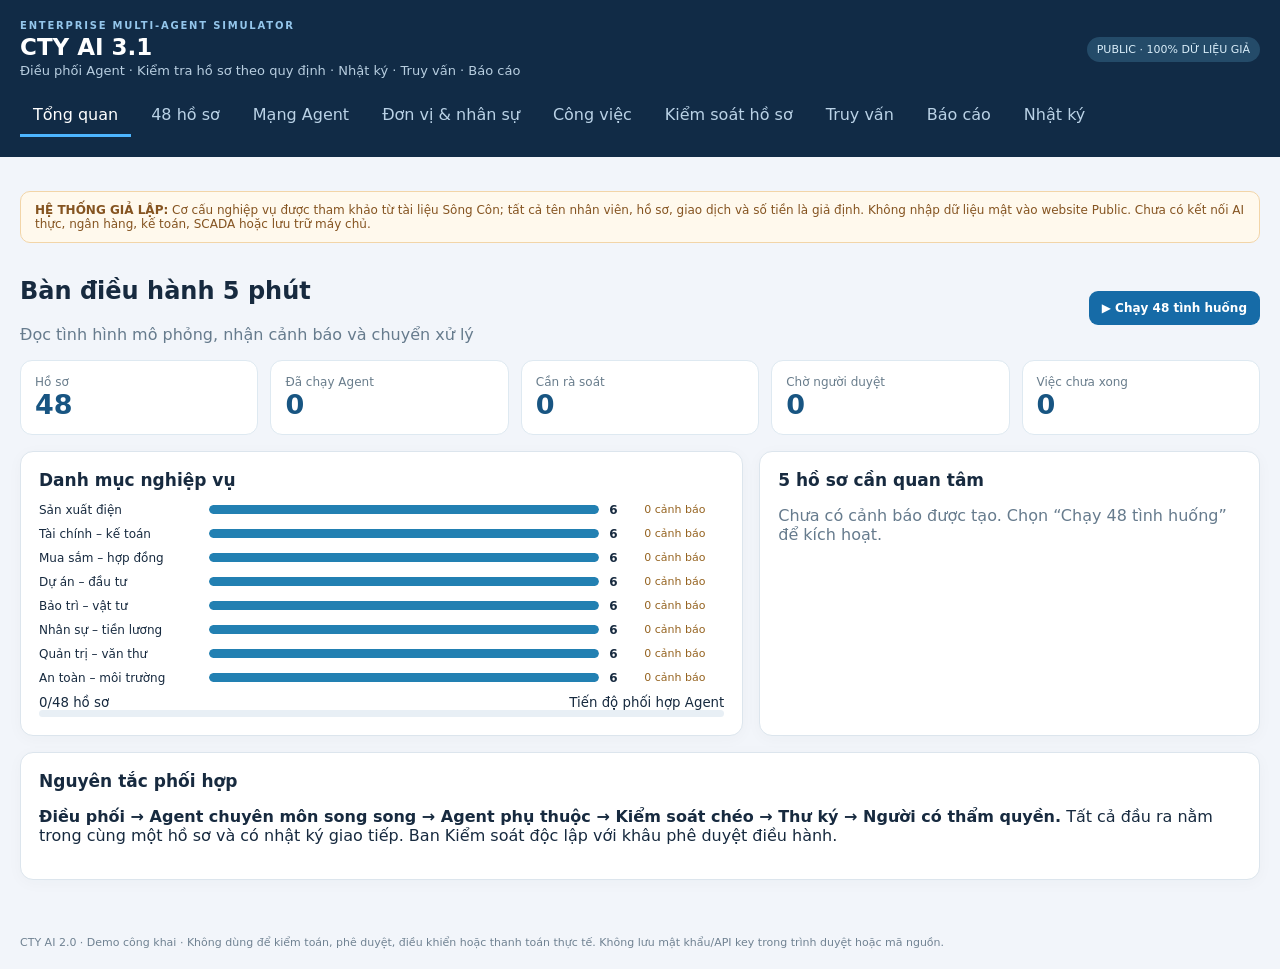
<file: cty-ai-3-1/index.html>
<!doctype html><html lang="vi"><head><meta charset="utf-8"><meta name="viewport" content="width=device-width,initial-scale=1"><title>CTY AI 3.1 | Trung tâm AI đa tác nhân và kiểm soát hồ sơ</title><style>
:root{font-family:Inter,system-ui,-apple-system,"Segoe UI",sans-serif;color:#172a3f;background:#f2f5fa}*{box-sizing:border-box}body{margin:0}button,input,select,textarea{font:inherit}button{cursor:pointer}button:disabled{opacity:.45;cursor:not-allowed}.shell{max-width:1440px;margin:0 auto;padding:20px}.top{background:#112b46;color:white}.head{display:flex;align-items:center;justify-content:space-between;gap:16px}.top h1{margin:3px 0;font-size:23px}.top p{margin:0;color:#b8cee0;font-size:13px}.eyebrow{font-size:10px;letter-spacing:1.8px;font-weight:750;color:#94c6eb}.badge{padding:6px 10px;background:#244b69;color:#d9edf9;border-radius:30px;font-size:11px;white-space:nowrap}.nav{display:flex;gap:7px;overflow:auto;margin-top:17px;padding-bottom:0}.nav button{white-space:nowrap;padding:10px 13px;color:#bad2e6;background:transparent;border:0;border-bottom:3px solid transparent}.nav button.selected{color:white;border-color:#4db5ff}.notice{padding:11px 14px;border:1px solid #f2d5a8;background:#fff9ed;color:#855421;border-radius:10px;font-size:12px;margin:14px 0}.view[hidden]{display:none}.grid{display:grid;grid-template-columns:1.3fr .9fr;gap:16px}.card{background:white;border:1px solid #dce5ed;border-radius:13px;padding:18px;margin-bottom:16px;box-shadow:0 3px 16px #18334b08}.card h2{font-size:17px;margin:0 0 13px}.card h3{font-size:14px;margin:13px 0 9px}.muted,.tiny{color:#667b8d}.tiny{font-size:11px}.metrics{display:grid;grid-template-columns:repeat(5,minmax(0,1fr));gap:12px}.metric{background:#fff;border:1px solid #dee9f1;border-radius:12px;padding:14px}.metric span{color:#697d8c;font-size:12px;display:block}.metric strong{font-size:27px;display:block;color:#185582}.actions{display:flex;gap:8px;flex-wrap:wrap;margin:13px 0}.actions button,button.btn{border:0;padding:10px 13px;border-radius:9px;background:#166ba7;color:white;font-weight:650;font-size:12px}.actions button.ghost,button.ghost{background:#e9f1f7;color:#245574;border:0;padding:10px 13px;border-radius:9px;font-weight:650;font-size:12px}.split{display:flex;justify-content:space-between;gap:15px;align-items:center}.barline{display:grid;grid-template-columns:160px 1fr 25px 80px;align-items:center;gap:10px;font-size:12px;margin:10px 0}.bar{height:9px;background:#e8eef4;border-radius:20px;overflow:hidden}.bar i{background:#2280b2;display:block;height:100%;border-radius:20px}.barline em{font-size:11px;color:#956320;font-style:normal}.progress{height:7px;border-radius:30px;background:#e8eff5;overflow:hidden}.progress i{display:block;height:100%;background:#1a9c80}.linkrow,.case-row{display:flex;justify-content:space-between;align-items:center;gap:12px;width:100%;border:0;border-bottom:1px solid #e8eef4;text-align:left;padding:12px;background:white;color:#22394a}.linkrow:hover,.case-row:hover,.case-row.active{background:#eff7fc}.linkrow b{font-size:11px;color:#ae5a27}.case-row b,.case-row small{display:block}.case-row small{font-size:11px;color:#657c8d;margin-top:4px}.case-row .right{text-align:right;flex-shrink:0}.status{display:inline-block;background:#e5f3fb;color:#24658b;border-radius:15px;padding:4px 9px;font-size:11px;font-weight:700}.status.danger{background:#fff0e8;color:#a24a26}.formrow{display:grid;grid-template-columns:1fr 1fr;gap:12px}label.field{font-size:12px;font-weight:650;display:block}input:not([type=checkbox]):not([type=file]),select,textarea{display:block;width:100%;border:1px solid #cfdee8;border-radius:9px;padding:10px 11px;background:white;color:#173047;margin:7px 0 13px;outline-color:#3893c9}input[type=file]{width:100%;max-width:100%;font-size:12px}.scroll{max-height:650px;overflow:auto}.detailhead{display:flex;justify-content:space-between;align-items:start;gap:12px}.detailhead small{font-size:11px;color:#697e90}.detailhead h2{margin:4px 0 10px}.facts{display:grid;grid-template-columns:repeat(2,1fr);gap:9px}.facts>div{border:1px solid #e2eaf0;border-radius:9px;padding:9px}.facts small,.facts b{display:block}.facts small{font-size:10px;color:#718394}.facts b{font-size:12px;margin-top:3px}.chain{display:grid;grid-template-columns:repeat(3,minmax(0,1fr));gap:8px}.chainnode{border:1px solid #dbe5eb;border-radius:9px;padding:10px;font-size:12px;min-height:89px}.chainnode.done{background:#edf9f2;border-color:#8fd0ad}.chainnode.ready{background:#eff7ff;border-color:#7bb9e0}.chainnode b,.chainnode small,.chainnode span{display:block}.chainnode small{color:#738392;font-size:10px;margin:5px 0}.chainnode span{font-size:10px;color:#426778}.issue{border-left:3px solid #d9923b;background:#fff9ef;padding:11px;margin:8px 0;font-size:12px}.issue b,.issue small,.issue span{display:block}.issue small{color:#886132;margin:5px 0}.event{border-left:2px solid #8ab8d7;padding:9px 12px;background:#f5f9fc;margin:7px 0;font-size:12px}.event small,.event b,.event span{display:block}.event small{color:#728391;font-size:10px}.scrollLog{max-height:350px;overflow:auto}.agentgrid{display:grid;grid-template-columns:repeat(3,minmax(0,1fr));gap:9px}.agentcard{background:white;text-align:left;border:1px solid #d8e4eb;border-radius:10px;padding:13px;min-height:125px;color:#172e42}.agentcard.selected{border:2px solid #2084bd;background:#f0f9ff}.agentcard b,.agentcard small,.agentcard span{display:block}.agentcard small{font-size:11px;color:#708292;margin:7px 0}.agentcard span{font-size:11px;color:#1a7099}.orggrid{display:grid;grid-template-columns:repeat(3,minmax(0,1fr));gap:14px}.orgbox{border:1px solid #dde7ef;border-radius:11px;background:white;padding:14px}.orgbox>b,.orgbox>small,.orgbox>span{display:block}.orgbox>small{font-size:11px;color:#6b8091;margin:6px 0}.orgbox>span{color:#176fa5;font-size:11px}.person{border-top:1px solid #edf1f5;padding:8px 0;font-size:12px}.person b,.person small{display:block}.person small{color:#7b8b98;font-size:10px}.task{display:flex;gap:12px;border-bottom:1px solid #e9eef3;padding:12px 0;align-items:start}.task input{width:17px;height:17px;flex-shrink:0}.task span{flex:1}.task b,.task small{display:block}.task b{font-size:12px}.task small{font-size:11px;color:#718190;margin-top:5px}.footer{padding:20px;color:#708292;font-size:11px}.flaglist{display:grid;grid-template-columns:1fr 1fr;gap:7px;padding:10px 0 15px}.flaglist label{display:flex;gap:7px;align-items:start;font-size:11px;color:#526e82}.flaglist input{flex-shrink:0}.toast{position:fixed;right:20px;bottom:20px;max-width:400px;background:#15334e;color:white;border-radius:10px;padding:13px 17px;box-shadow:0 8px 35px #1233;z-index:9}.toast[hidden]{display:none}@media(max-width:1000px){.grid{grid-template-columns:1fr}.metrics{grid-template-columns:repeat(3,1fr)}.orggrid{grid-template-columns:repeat(2,1fr)}}@media(max-width:620px){.shell{padding:12px}.metrics{grid-template-columns:repeat(2,1fr)}.agentgrid,.orggrid,.chain{grid-template-columns:repeat(2,1fr)}.barline{grid-template-columns:100px 1fr 20px 70px;font-size:10px}.formrow,.flaglist{grid-template-columns:1fr}.detailhead{display:block}.top h1{font-size:20px}}

.v31-group{border:1px solid #e0e8ef;border-radius:10px;margin:10px 0;padding:12px}
.v31-group h3{margin:0 0 6px}.v31-check{display:grid;grid-template-columns:minmax(0,1fr) 132px;gap:8px;padding:10px 0;border-bottom:1px solid #e7ecf0;font-size:12px}.v31-check:last-child{border:0}.v31-check small{display:block;color:#687d8e;margin-top:4px}.v31-check input{margin:6px 0 0}.v31-check select{margin:0}.v31-check .evidence{grid-column:1/-1}
.v31-notice{padding:10px;background:#fff8ea;color:#74531d;border-radius:9px;font-size:12px;margin:9px 0}
.v31-status{border-left:3px solid #d69e33;background:#fffaf1;padding:10px;margin:7px 0;font-size:12px}.v31-status.good{border-color:#24936f;background:#eefbf5}.v31-status.bad{border-color:#bc5945;background:#fff4f1}
.v31-status b,.v31-status small{display:block}.v31-status small{color:#6b7f8a;margin-top:4px}.v31-status p{margin:6px 0}
.v31-num{font-size:25px;font-weight:750;color:#215f85}.v31-list{max-height:600px;overflow:auto}
@media(max-width:620px){.v31-check{grid-template-columns:1fr}.v31-check .evidence{grid-column:1}}
@media print{header,.nav,.notice,.actions,.footer,button,#v31-question{display:none!important}.view:not(#v-reports){display:none!important}#v-reports{display:block!important}.card{break-inside:avoid}.shell{max-width:none}}
</style></head><body><header class="top"><div class="shell"><div class="head"><div><div class="eyebrow">ENTERPRISE MULTI-AGENT SIMULATOR</div><h1>CTY AI 3.1</h1><p>Điều phối Agent · Kiểm tra hồ sơ theo quy định · Nhật ký · Truy vấn · Báo cáo</p></div><span class="badge">PUBLIC · 100% DỮ LIỆU GIẢ</span></div><nav class="nav"><button data-view="overview" class="selected">Tổng quan</button><button data-view="cases">48 hồ sơ</button><button data-view="agents">Mạng Agent</button><button data-view="people">Đơn vị & nhân sự</button><button data-view="tasks">Công việc</button><button data-view="compliance">Kiểm soát hồ sơ</button><button data-view="queries">Truy vấn</button><button data-view="reports">Báo cáo</button><button data-view="logs">Nhật ký</button></nav></div></header><main class="shell"><div class="notice"><b>HỆ THỐNG GIẢ LẬP:</b> Cơ cấu nghiệp vụ được tham khảo từ tài liệu Sông Côn; tất cả tên nhân viên, hồ sơ, giao dịch và số tiền là giả định. Không nhập dữ liệu mật vào website Public. Chưa có kết nối AI thực, ngân hàng, kế toán, SCADA hoặc lưu trữ máy chủ.</div><section class="view" id="v-overview"><div class="split"><div><h2>Bàn điều hành 5 phút</h2><p class="muted">Đọc tình hình mô phỏng, nhận cảnh báo và chuyển xử lý</p></div><button id="runAll" class="btn">▶ Chạy 48 tình huống</button></div><div class="metrics" id="metrics"></div><div class="grid" style="margin-top:16px"><div class="card"><h2>Danh mục nghiệp vụ</h2><div id="domainChart"></div><div class="split"><small id="progressText"></small><small>Tiến độ phối hợp Agent</small></div><div class="progress"><i id="progressFill" style="width:0%"></i></div></div><div class="card"><h2>5 hồ sơ cần quan tâm</h2><div id="priorityCases"></div></div></div><div class="card"><h2>Nguyên tắc phối hợp</h2><p><b>Điều phối → Agent chuyên môn song song → Agent phụ thuộc → Kiểm soát chéo → Thư ký → Người có thẩm quyền.</b> Tất cả đầu ra nằm trong cùng một hồ sơ và có nhật ký giao tiếp. Ban Kiểm soát độc lập với khâu phê duyệt điều hành.</p></div></section><section class="view" id="v-cases" hidden><div class="split"><h2>Quản lý hồ sơ <small class="muted" id="caseCount"></small></h2><button id="runAll2" class="btn">▶ Xử lý toàn bộ hồ sơ mới</button></div><div class="grid"><div><div class="card"><div class="formrow"><input id="search" placeholder="Tìm mã hồ sơ, tên, người phụ trách…"><select id="domainFilter"></select></div><select id="statusFilter"></select><div id="caseList" class="scroll"></div></div><div class="card"><h2>Tạo hồ sơ mới</h2><label class="field">Nghiệp vụ<select id="newDomain"></select></label><label class="field">Tên hồ sơ<input id="newTitle" maxlength="160" placeholder="Tên hồ sơ…"></label><label class="field">Mô tả<textarea id="newDesc" rows="3" maxlength="3000"></textarea></label><div class="formrow"><label class="field">Nhân viên phụ trách giả<select id="newOwner"></select></label><label class="field">Giá trị giả định (triệu đồng)<input id="newAmount" type="number" min="0" step="1" value="0"></label></div><div class="field">Chọn dấu hiệu để Agent giả lập kiểm tra</div><div id="newFlags" class="flaglist"></div><button id="newCase" class="btn">+ Tạo hồ sơ</button><p class="muted tiny">Hồ sơ mới chưa có cảnh báo theo quy tắc; chỉ mô tả bằng chữ không đủ thay thế chứng từ gốc.</p></div></div><div class="card" id="selectedCase"></div></div></section><section class="view" id="v-agents" hidden><h2>12 Agent và quan hệ phụ thuộc</h2><p class="muted">Chọn một Agent để xem luồng nhận/chuyển kết quả trong 8 nhóm nghiệp vụ</p><div class="agentgrid" id="agentsGrid"></div><div class="card" id="agentDetail" style="margin-top:16px"></div></section><section class="view" id="v-people" hidden><h2>Cơ cấu bộ phận và 31 nhân viên giả định</h2><p class="muted">Tên cá nhân hoàn toàn do AI tạo; tên đơn vị là nhóm nghiệp vụ tham khảo, một số nhóm chỉ là đầu mối chức năng mô phỏng. Không phải danh bạ nhân sự GSC.</p><div class="orggrid" id="orgGrid"></div></section><section class="view" id="v-tasks" hidden><div class="split"><h2>Theo dõi công việc</h2><b id="taskCount"></b></div><div class="grid"><div class="card" id="taskList"></div><div class="card"><h2>Sao lưu dữ liệu</h2><p class="muted">Dữ liệu được lưu riêng trong trình duyệt thiết bị; không đồng bộ giữa máy.</p><div class="actions"><button id="exportJSON">Xuất JSON</button><button id="exportCSV" class="ghost">Xuất CSV</button><button id="resetDemo" class="ghost">Khôi phục 48 tình huống</button></div><label class="field">Nhập lại bản sao lưu JSON<input id="importFile" type="file" accept=".json,application/json"></label><p class="muted tiny">Hành động đặt lại sẽ xóa dữ liệu đã tạo trong bộ nhớ trình duyệt của website này.</p></div></div></section><section class="view" id="v-compliance" hidden>
<div class="split"><div><h2>Hồ sơ · Luật kiểm soát · Bằng chứng</h2><p class="muted">Quyết định 29/2025 (đã đối chiếu chọn lọc bản ký); Quy chế tài chính QĐ 21/2024 (tham chiếu, tình trạng hiện hành chờ xác nhận).</p></div><span class="status">CHECKLIST DEMO</span></div>
<div class="grid"><div>
<div class="card"><h2>1. Phạm vi và hồ sơ kiểm tra</h2>
<label class="field">Hồ sơ<select id="v31-case"></select></label>
<div class="formrow"><label class="field">Loại mua sắm<select id="v31-method"><option value="none">Không áp dụng</option><option value="small">Mua sắm nhỏ lẻ</option><option value="direct">Chỉ định thầu</option><option value="competitive">Chào hàng cạnh tranh</option><option value="open">Đấu thầu rộng rãi</option><option value="other">Khác / chưa xác định</option></select></label>
<label class="field">Giá trị mua sắm (triệu đồng)<input id="v31-amount" type="number" min="0" step="0.1" placeholder="Giá trị giả định"></label></div>
<div class="formrow"><label class="field">Giá gói thầu (triệu đồng)<input id="v31-estimate" type="number" min="0" step="0.1" placeholder="Dùng cho chỉ định thầu"></label><label class="field">Giá thương thảo hợp đồng (triệu đồng)<input id="v31-award" type="number" min="0" step="0.1" placeholder="Dùng cho chỉ định thầu"></label></div>
<div class="formrow"><label class="field">Thành viên tổ mua sắm (mã giả)<input id="v31-buyer" placeholder="Ví dụ: NV10"></label><label class="field">Thành viên thẩm định (mã giả)<input id="v31-appraiser" placeholder="Ví dụ: NV12"></label></div>
<p class="tiny muted">Thông tin chỉ do người dùng khai báo; không chứng minh tự động tính đúng/sai pháp lý. Mọi thông tin nhập ở bản Public lưu trên trình duyệt.</p>
</div>
<div class="card"><h2>2. Danh mục chứng từ, kiểm tra theo điều khoản</h2><div id="v31-checks"></div><div class="actions"><button id="v31-evaluate">Đối chiếu và ghi log</button><button id="v31-clear" class="ghost">Xóa khai báo hồ sơ này</button><button id="v31-all" class="ghost">Rà quét 48 hồ sơ theo mẫu</button></div></div>
</div><div>
<div class="card"><h2>3. Kết luận và bàn giao Agent</h2><div id="v31-result"></div><div class="actions"><button id="v31-export">Xuất biên bản kiểm tra</button></div></div>
<div class="card"><h2>4. Sổ tay quy tắc có nguồn</h2><div id="v31-rulebook" class="scroll" style="max-height:580px"></div></div>
</div></div></section>
<section class="view" id="v-queries" hidden><div class="split"><div><h2>Trung tâm truy vấn</h2><p class="muted">Truy vấn dữ liệu mô phỏng có kết quả tính được; chưa phải AI ngôn ngữ kết nối dữ liệu nội bộ.</p></div></div><div class="grid"><div class="card"><h2>Hỏi dữ liệu công ty</h2><input id="v31-question" placeholder="Ví dụ: Hồ sơ nào có nhiều cảnh báo nhất?"><div class="actions"><button id="v31-ask">Truy vấn</button><button id="v31-q-export" class="ghost">Xuất kết quả CSV</button></div><div id="v31-answer"></div></div><div class="card"><h2>Câu hỏi mẫu</h2><div id="v31-samples"></div></div></div></section>
<section class="view" id="v-reports" hidden><div class="split"><div><h2>Trung tâm báo cáo</h2><p class="muted">Số liệu lấy từ các hồ sơ hiện có trong trình duyệt, không dùng số liệu GSC thật.</p></div><button id="v31-print" class="btn">In / Lưu PDF</button></div><div id="v31-reportcards" class="metrics" style="margin-bottom:16px"></div><div class="grid"><div class="card"><h2>Báo cáo theo phòng/nhóm nghiệp vụ</h2><div id="v31-domains"></div></div><div class="card"><h2>Kiểm soát và chất lượng Agent</h2><div id="v31-agents"></div></div></div><div class="card"><h2>Danh sách các hồ sơ trọng yếu</h2><div id="v31-toprisk"></div><div class="actions"><button id="v31-reportcsv">Xuất báo cáo CSV</button><button id="v31-reportjson" class="ghost">Xuất báo cáo JSON</button></div></div></section>
<section class="view" id="v-logs" hidden><h2>Nhật ký điều phối và kiểm tra</h2><div class="card"><div class="formrow"><label class="field">Lọc loại sự kiện<select id="v31-logfilter"><option value="">Tất cả</option><option value="handoff">Handoff – Bàn giao Agent</option><option value="result">Kết quả Agent</option><option value="summary">Tổng hợp</option><option value="compliance">Kiểm tra chứng từ</option><option value="decision">Quyết định</option></select></label><label class="field">Lọc mã hồ sơ<input id="v31-logcase" placeholder="DEMO-03-01"></label></div><div class="split"><small class="muted" id="v31-logcount"></small><button id="v31-logcsv" class="ghost">Xuất nhật ký CSV</button></div><div id="v31-loglist" class="scroll" style="max-height:700px"></div></div></section></main><footer class="shell footer">CTY AI 2.0 · Demo công khai · Không dùng để kiểm toán, phê duyệt, điều khiển hoặc thanh toán thực tế. Không lưu mật khẩu/API key trong trình duyệt hoặc mã nguồn.</footer><div class="toast" id="toast" hidden></div><script>window.CTY_SEED={"departments":[["BĐH","Ban Tổng Giám đốc","Điều hành, phê duyệt và giao việc"],["TCKT","Phòng Tài chính – Kế toán","Ngân sách, thanh toán, công nợ, báo cáo tài chính"],["QLDT","Phòng Quản lý đầu tư và Kinh doanh","Kế hoạch, kinh doanh điện, đầu tư, hợp đồng"],["TH","Phòng Tổng hợp","Văn thư, nhân sự, hành chính"],["VH","Nhà máy Sông Côn 2 – Vận hành","Ca trực, thông số, sản lượng và an toàn vận hành"],["SC","Nhà máy Sông Côn 2 – Sửa chữa","Bảo trì và vật tư thiết bị"],["AT","Đầu mối an toàn – PCTT/PCCC","Đầu mối chức năng mô phỏng, không khẳng định là một phòng độc lập"],["HDQT","Hội đồng quản trị","Cơ quan quản trị"],["BKS","Ban Kiểm soát","Giám sát độc lập, không duyệt nghiệp vụ"]],"staff":[{"id":"NV01","dept":"BĐH","name":"Nguyễn Hoài Nam","role":"Tổng Giám đốc giả định"},{"id":"NV02","dept":"BĐH","name":"Lê Minh Quân","role":"Phó Tổng Giám đốc giả định"},{"id":"NV03","dept":"TCKT","name":"Phạm Thảo Nguyên","role":"Kế toán trưởng giả định"},{"id":"NV04","dept":"TCKT","name":"Trần Thanh Mai","role":"Kế toán tổng hợp"},{"id":"NV05","dept":"TCKT","name":"Võ Anh Thư","role":"Kế toán thanh toán"},{"id":"NV06","dept":"TCKT","name":"Nguyễn Hải Vân","role":"Kế toán công nợ"},{"id":"NV07","dept":"QLDT","name":"Đặng Minh Phúc","role":"Trưởng phòng QLĐT&KD"},{"id":"NV08","dept":"QLDT","name":"Phan Quốc Khánh","role":"Chuyên viên kinh doanh điện"},{"id":"NV09","dept":"QLDT","name":"Lê Mỹ Duyên","role":"Chuyên viên dự án"},{"id":"NV10","dept":"QLDT","name":"Hồ Đức Long","role":"Chuyên viên mua sắm"},{"id":"NV11","dept":"QLDT","name":"Trương Minh Hòa","role":"Chuyên viên hợp đồng"},{"id":"NV12","dept":"TH","name":"Nguyễn Bảo Anh","role":"Trưởng phòng Tổng hợp"},{"id":"NV13","dept":"TH","name":"Võ Hoài Linh","role":"Văn thư"},{"id":"NV14","dept":"TH","name":"Phạm Thùy Trang","role":"Nhân sự"},{"id":"NV15","dept":"TH","name":"Đỗ Thị Hạnh","role":"Chuyên viên hành chính"},{"id":"NV16","dept":"VH","name":"Trần Nhật Minh","role":"Quản lý vận hành"},{"id":"NV17","dept":"VH","name":"Nguyễn Quốc Đạt","role":"Trưởng ca"},{"id":"NV18","dept":"VH","name":"Phạm Minh Khoa","role":"Nhân viên vận hành"},{"id":"NV19","dept":"VH","name":"Đinh Ngọc Trí","role":"Nhân viên vận hành"},{"id":"NV20","dept":"VH","name":"Lê Văn Kiệt","role":"Nhân viên vận hành"},{"id":"NV21","dept":"SC","name":"Hoàng Đức Tùng","role":"Phụ trách sửa chữa"},{"id":"NV22","dept":"SC","name":"Nguyễn Duy Khánh","role":"Kỹ thuật cơ điện"},{"id":"NV23","dept":"SC","name":"Võ Tiến Dũng","role":"Kỹ thuật điện"},{"id":"NV24","dept":"SC","name":"Phan Anh Tuấn","role":"Quản lý vật tư"},{"id":"NV25","dept":"SC","name":"Trần Đức Phong","role":"Kỹ thuật tự động"},{"id":"NV26","dept":"AT","name":"Lê Quang Hiếu","role":"Đầu mối an toàn"},{"id":"NV27","dept":"AT","name":"Nguyễn Hữu Thịnh","role":"Đầu mối PCTT/PCCC"},{"id":"NV28","dept":"HDQT","name":"Phạm Quốc Bình","role":"Chủ tịch HĐQT giả định"},{"id":"NV29","dept":"HDQT","name":"Trần Hải Sơn","role":"Thư ký HĐQT giả định"},{"id":"NV30","dept":"BKS","name":"Đỗ Minh Trang","role":"Trưởng Ban Kiểm soát giả định"},{"id":"NV31","dept":"BKS","name":"Võ Hà Phương","role":"Thành viên BKS giả định"}],"categories":[{"key":"production","name":"Sản xuất điện","dept":"VH","cases":[["Sản lượng tổ máy thấp hơn kế hoạch","Sản lượng giảm 12% trong tuần; cần phân tích thời gian dừng máy và nước về hồ.",["production_gap","missing_measurement"],0,1],["Đối chiếu số liệu công tơ điện","Báo cáo vận hành và số liệu giao nhận điện không khớp trong ca.",["reconcile_gap"],0,0],["Giá bán bình quân biến động","Sản lượng tăng nhưng doanh thu không tăng tương ứng; yêu cầu phân tích giá bán.",["price_variance"],0,1],["Dừng tổ máy ngoài kế hoạch","Tổ máy dừng bất thường; cần xác nhận biên bản và thời điểm khôi phục.",["safety_incident","missing_record"],0,0],["Thiếu dữ liệu đo lưu lượng","Dữ liệu lưu lượng ngày không được cập nhật đầy đủ.",["missing_measurement"],0,1],["Báo cáo điện mặt trời áp mái","Hồ sơ tổng hợp điện mặt trời tháng đã có biên bản và dữ liệu xác nhận.",[],0,3]]},{"key":"finance","name":"Tài chính – kế toán","dept":"TCKT","cases":[["Đối chiếu số dư tài khoản ngân hàng","Số dư sao kê ngân hàng và sổ kế toán chênh lệch, chưa giải trình.",["reconcile_gap","missing_record"],680,0],["Dự báo dòng tiền 90 ngày","Lịch thu tiền bán điện và dự kiến chi chưa được xác nhận đầy đủ.",["missing_forecast"],0,1],["Chi phí quản lý tăng bất thường","Chi phí quản lý tăng 18% so với ngân sách mô phỏng.",["budget_overrun"],240,1],["Hoàn thiện bộ hồ sơ thuế kỳ này","Tờ khai đã lập nhưng thiếu bảng đối chiếu hóa đơn đầu vào.",["missing_docs"],0,1],["Kế hoạch chi trả cổ tức mô phỏng","Dự kiến chi trả cổ tức; chưa có tài liệu xác minh quyết định cấp có thẩm quyền.",["missing_approval","cash_pressure"],5200,0],["Công nợ khách hàng quá hạn","Khoản phải thu quá hạn, chưa có xác nhận đối chiếu hoặc lịch thu hồi.",["late_deadline","missing_record"],920,0]]},{"key":"procurement","name":"Mua sắm – hợp đồng","dept":"QLDT","cases":[["Thanh toán thiết bị thiếu nghiệm thu","Đề nghị thanh toán hợp đồng sửa chữa có hóa đơn nhưng thiếu biên bản nghiệm thu.",["missing_acceptance","missing_docs"],800,0],["Điều khoản không tạm ứng nhưng trả 50%","Hợp đồng ghi không tạm ứng, đồng thời thanh toán 50% ngay khi ký.",["contract_conflict","cash_pressure"],350,0],["Nhiều đề nghị mua sắm cùng một hạng mục","Ba đề nghị mua sắm trong tháng cho cùng nhóm vật tư cần rà soát phạm vi và căn cứ.",["split_purchase"],420,0],["Hồ sơ lựa chọn nhà cung cấp","Hồ sơ có báo giá nhưng thiếu văn bản phê duyệt kết quả lựa chọn.",["missing_approval"],290,1],["Đề nghị mua sắm vượt dự toán","Giá trị đặt hàng cao hơn dự toán mô phỏng được duyệt.",["budget_overrun"],610,0],["Hóa đơn sai thông tin đơn vị mua","Thông tin người mua trên hóa đơn chưa khớp hợp đồng; chưa phát hành thanh toán.",["invoice_mismatch"],72,1]]},{"key":"project","name":"Dự án – đầu tư","dept":"QLDT","cases":[["Tiến độ khảo sát dự án thủy điện","Nhà tư vấn giao sản phẩm chậm so với mốc hợp đồng.",["late_deadline","missing_record"],1500,0],["Quyết toán chi phí xây dựng cơ bản","Hạng mục hoàn thành nhưng bộ quyết toán chưa đủ biên bản.",["missing_docs","budget_overrun"],1250,1],["Thẩm định hiệu quả dự án mới","Phương án đầu tư chưa có phân tích độ nhạy dòng tiền và giả định vận hành.",["missing_forecast"],4800,0],["Rà soát hợp đồng tư vấn kéo dài","Hợp đồng tư vấn nghiên cứu nhiều năm chưa cập nhật sản phẩm và nghiệm thu.",["late_deadline","contract_conflict"],890,0],["Lệch tiến độ giải ngân","Giải ngân thực tế thấp hơn kế hoạch; thiếu giải thích tiến độ các gói.",["production_gap","missing_record"],2100,1],["Dự án mái nhà xưởng điện mặt trời","Bộ hồ sơ nghiên cứu giả định đã có đề xuất kỹ thuật, kinh tế và mốc triển khai.",[],740,3]]},{"key":"maintenance","name":"Bảo trì – vật tư","dept":"SC","cases":[["Bảo dưỡng tổ máy định kỳ","Công việc bảo dưỡng dự kiến nhưng chưa có phiếu xác nhận hoàn thành.",["missing_record","late_deadline"],140,1],["Kiểm định thiết bị nâng hạ","Thiết bị đến hạn kiểm định, chưa thấy hồ sơ chứng nhận mới.",["safety_incident","late_deadline"],44,0],["Tồn kho vật tư chậm luân chuyển","Một số vật tư dự phòng có tồn lâu cần đánh giá khả năng sử dụng.",["inventory_stale"],185,1],["Sự cố rơ-le bảo vệ","Thiết bị báo lỗi nhiều lần; lịch sử kiểm tra chưa được tổng hợp.",["safety_incident","missing_record"],96,0],["Chi phí sửa chữa vượt kế hoạch","Dự toán sửa chữa tăng so với phê duyệt ban đầu.",["budget_overrun"],360,1],["Nhật ký bảo trì đã hoàn thiện","Biên bản bảo trì mô phỏng có xác nhận và dữ liệu đo kiểm đầy đủ.",[],35,3]]},{"key":"hr","name":"Nhân sự – tiền lương","dept":"TH","cases":[["Đối chiếu tiền lương ca kíp","Bảng chấm công và bảng tính ca kíp có số giờ khác nhau.",["reconcile_gap"],68,1],["Tăng ca vượt mức dự kiến","Số giờ tăng ca phát sinh cao; hồ sơ phê duyệt chưa đầy đủ.",["missing_approval","budget_overrun"],45,1],["Thanh toán công tác phí","Đề nghị công tác phí thiếu bảng tổng hợp chứng từ liên quan.",["missing_docs"],16,2],["Kế hoạch tuyển dụng kỹ thuật","Đề xuất nhân sự chưa có phê duyệt nhu cầu tuyển dụng.",["missing_approval"],0,1],["Chấm công không khớp lịch trực","Lịch trực nhà máy và bảng tổng hợp công có khác biệt cần xác minh.",["reconcile_gap"],0,0],["Phân phối quỹ an toàn điện","Danh sách dự kiến phân phối chưa có bảng đối chiếu điều kiện và đề xuất xét duyệt.",["missing_docs","missing_approval"],110,0]]},{"key":"governance","name":"Quản trị – văn thư","dept":"TH","cases":[["Dự thảo nghị quyết HĐQT","Dự thảo nội dung về tài chính chưa kèm hồ sơ xác định thẩm quyền.",["missing_approval"],0,0],["Báo cáo giám sát quý giả định","Dự thảo báo cáo cần đối chiếu số liệu tài chính và tài liệu giải trình.",["reconcile_gap","missing_record"],0,1],["Danh sách cổ đông và tài liệu họp","Hồ sơ lưu trữ tài liệu họp thiếu bảng kiểm soát phiên bản.",["missing_record"],0,1],["Biên bản họp giao ban điều hành","Biên bản có kết luận nhưng chưa giao người chịu trách nhiệm và hạn xử lý.",["no_owner","late_deadline"],0,1],["Quy trình luân chuyển văn bản","Văn bản đến chưa có bằng chứng phân công và nhật ký xử lý.",["missing_record"],0,1],["Công bố thông tin định kỳ","Bộ hồ sơ công bố thông tin giả định đầy đủ checklist và lịch theo dõi.",[],0,3]]},{"key":"safety","name":"An toàn – môi trường","dept":"AT","cases":[["Cảnh báo mực nước hồ tăng","Mực nước tăng nhanh; cần xác minh số liệu đo và thông báo trực ca.",["safety_incident","missing_measurement"],0,0],["Rà soát kế hoạch PCTT và TKCN","Danh sách thiết bị ứng phó còn thiếu trạng thái sẵn sàng.",["missing_docs","safety_incident"],95,0],["Diễn tập phương án PCCC","Đến lịch diễn tập; chưa có đủ danh sách tham gia và xác nhận.",["late_deadline","missing_record"],18,1],["Kiểm tra hồ sơ an toàn đập","Hồ sơ kiểm tra định kỳ chưa được cập nhật trên hệ thống.",["missing_record","safety_incident"],120,0],["Kiểm định bình chữa cháy","Một phần thiết bị chưa có xác nhận kiểm tra theo danh mục.",["late_deadline"],12,1],["Báo cáo an toàn và môi trường","Bộ báo cáo mô phỏng đã có lịch và kết quả đối chiếu.",[],0,3]]}],"agents":[{"id":"production","name":"Vận hành","dept":"VH","desc":"Đánh giá sản lượng, công tơ, mực nước và dữ liệu vận hành","detect":["production_gap","missing_measurement","price_variance","safety_incident","reconcile_gap"]},{"id":"finance","name":"Tài chính","dept":"TCKT","desc":"Ngân sách, dòng tiền, giá trị và biến động chi phí","detect":["budget_overrun","cash_pressure","missing_forecast","price_variance","reconcile_gap"]},{"id":"accounting","name":"Kế toán","dept":"TCKT","desc":"Chứng từ, hóa đơn, đối chiếu và hạch toán đề xuất","detect":["missing_docs","invoice_mismatch","missing_acceptance","reconcile_gap"]},{"id":"procurement","name":"Mua sắm","dept":"QLDT","desc":"Hợp đồng, nguồn cung, trình tự mua sắm và nghiệm thu","detect":["split_purchase","missing_acceptance","contract_conflict","missing_approval","budget_overrun"]},{"id":"legal","name":"Pháp chế","dept":"TH","desc":"Căn cứ, thẩm quyền, điều khoản và rủi ro pháp lý","detect":["contract_conflict","missing_approval","invoice_mismatch"]},{"id":"project","name":"Đầu tư","dept":"QLDT","desc":"Tiến độ, vốn, hợp đồng tư vấn và hiệu quả dự án","detect":["late_deadline","missing_forecast","budget_overrun","missing_record"]},{"id":"maintenance","name":"Bảo trì","dept":"SC","desc":"Thiết bị, vật tư, bảo dưỡng và hồ sơ sửa chữa","detect":["inventory_stale","safety_incident","missing_record","late_deadline"]},{"id":"hr","name":"Nhân sự","dept":"TH","desc":"Chấm công, tiền lương, tuyển dụng và hồ sơ nhân sự","detect":["reconcile_gap","missing_approval","missing_docs","budget_overrun"]},{"id":"records","name":"Văn thư","dept":"TH","desc":"Phân loại hồ sơ, phiên bản văn bản và lưu trữ","detect":["missing_record","missing_docs","no_owner"]},{"id":"safety","name":"An toàn","dept":"AT","desc":"An toàn đập, PCCC, PCTT, kiểm định và tình huống vận hành","detect":["safety_incident","missing_measurement","late_deadline","missing_docs"]},{"id":"audit","name":"Kiểm soát chéo","dept":"BKS","desc":"Agent giả lập đối chiếu giữa chuyên môn; không phải người thuộc BKS thực tế","detect":[]},{"id":"secretary","name":"Thư ký","dept":"BĐH","desc":"Tạo đầu việc, tổng hợp kiến nghị và trình người có thẩm quyền","detect":[]}],"warn":{"production_gap":["Biến động sản lượng/tiến độ chưa được giải trình bằng dữ liệu gốc","cao","Đề nghị đối chiếu kế hoạch, nhật ký và biên bản vận hành"],"missing_measurement":["Thiếu hoặc chưa xác minh dữ liệu đo lường","cao","Bổ sung số liệu đo, nguồn và thời điểm"],"price_variance":["Biến động giá trị/giá bán cần phân rã nguyên nhân","vừa","Phân tích lượng và giá, xác nhận bảng kê"],"reconcile_gap":["Có chênh lệch cần đối chiếu hai nguồn độc lập","cao","Lập biên bản đối chiếu và giải thích nguyên nhân"],"safety_incident":["Có tín hiệu nguy cơ an toàn cần người chuyên môn kiểm tra","nghiêm trọng","Chuyển người phụ trách an toàn và vận hành xử lý theo quy trình"],"missing_record":["Chưa có bằng chứng hồ sơ hoặc nhật ký cần thiết","vừa","Bổ sung tài liệu hoặc xác nhận trạng thái hồ sơ"],"budget_overrun":["Giá trị dự kiến vượt ngân sách/dự toán mô phỏng","cao","Xác minh hạn mức và thủ tục điều chỉnh trước khi trình"],"missing_forecast":["Thiếu dự báo, giả định hoặc phân tích độ nhạy","vừa","Bổ sung mô hình và dữ liệu cơ sở"],"missing_docs":["Hồ sơ mô phỏng thiếu chứng từ/biểu mẫu hỗ trợ","cao","Bổ sung danh mục chứng từ bắt buộc"],"missing_approval":["Chưa có bằng chứng phê duyệt đúng thẩm quyền","cao","Đối chiếu ma trận thẩm quyền và văn bản phê duyệt"],"cash_pressure":["Phát sinh nhu cầu chi đáng kể cần kiểm tra dòng tiền","vừa","Kiểm tra kế hoạch dòng tiền, điều kiện thanh toán"],"late_deadline":["Công việc/chứng nhận có khả năng chậm hạn","cao","Xác nhận hạn thực tế, lập biện pháp khắc phục"],"missing_acceptance":["Thiếu chứng từ nghiệm thu hoặc xác nhận khối lượng","cao","Bổ sung nghiệm thu, đối chiếu hợp đồng"],"contract_conflict":["Điều khoản hợp đồng có dấu hiệu mâu thuẫn","cao","Kiểm tra bản hợp đồng, làm rõ và sửa điều khoản"],"split_purchase":["Nhiều đề nghị cùng loại cần rà soát nguy cơ chia nhỏ mua sắm","cao","Rà soát nhu cầu tổng thể, hồ sơ và phương thức lựa chọn"],"invoice_mismatch":["Thông tin hóa đơn chưa phù hợp hồ sơ mô phỏng","cao","Kiểm tra và yêu cầu xử lý hóa đơn theo quy định"],"inventory_stale":["Vật tư tồn lâu cần đánh giá khả năng sử dụng","vừa","Kiểm kê, đánh giá chất lượng và nhu cầu"],"no_owner":["Nhiệm vụ chưa được giao người chịu trách nhiệm","vừa","Chỉ định đầu mối và thời hạn hoàn thành"]},"flows":{"production":[["production",[]],["maintenance",[]],["finance",["production"]],["safety",["production"]],["audit",["production","maintenance","finance","safety"]],["secretary",["audit"]]],"finance":[["finance",[]],["accounting",[]],["legal",["finance"]],["audit",["finance","accounting","legal"]],["secretary",["audit"]]],"procurement":[["procurement",[]],["finance",[]],["legal",["procurement"]],["accounting",["procurement","legal"]],["audit",["procurement","finance","legal","accounting"]],["secretary",["audit"]]],"project":[["project",[]],["finance",[]],["legal",["project"]],["safety",["project"]],["audit",["project","finance","legal","safety"]],["secretary",["audit"]]],"maintenance":[["maintenance",[]],["production",[]],["procurement",[]],["safety",["maintenance"]],["finance",["procurement"]],["audit",["maintenance","production","procurement","safety","finance"]],["secretary",["audit"]]],"hr":[["hr",[]],["finance",[]],["legal",["hr"]],["accounting",["hr","finance"]],["audit",["hr","finance","legal","accounting"]],["secretary",["audit"]]],"governance":[["records",[]],["legal",[]],["finance",["records"]],["audit",["records","legal","finance"]],["secretary",["audit"]]],"safety":[["safety",[]],["production",[]],["maintenance",["safety"]],["legal",["safety"]],["audit",["safety","production","maintenance","legal"]],["secretary",["audit"]]]},"seeded":[{"id":"DEMO-01-01","category":"production","title":"Sản lượng tổ máy thấp hơn kế hoạch","description":"Sản lượng giảm 12% trong tuần; cần phân tích thời gian dừng máy và nước về hồ.","flags":["production_gap","missing_measurement"],"amount":0,"priority":"Cao","dept":"VH","ownerId":"NV16","dueOffset":-2},{"id":"DEMO-01-02","category":"production","title":"Đối chiếu số liệu công tơ điện","description":"Báo cáo vận hành và số liệu giao nhận điện không khớp trong ca.","flags":["reconcile_gap"],"amount":0,"priority":"Khẩn","dept":"VH","ownerId":"NV17","dueOffset":0},{"id":"DEMO-01-03","category":"production","title":"Giá bán bình quân biến động","description":"Sản lượng tăng nhưng doanh thu không tăng tương ứng; yêu cầu phân tích giá bán.","flags":["price_variance"],"amount":0,"priority":"Cao","dept":"VH","ownerId":"NV18","dueOffset":3},{"id":"DEMO-01-04","category":"production","title":"Dừng tổ máy ngoài kế hoạch","description":"Tổ máy dừng bất thường; cần xác nhận biên bản và thời điểm khôi phục.","flags":["safety_incident","missing_record"],"amount":0,"priority":"Khẩn","dept":"VH","ownerId":"NV19","dueOffset":7},{"id":"DEMO-01-05","category":"production","title":"Thiếu dữ liệu đo lưu lượng","description":"Dữ liệu lưu lượng ngày không được cập nhật đầy đủ.","flags":["missing_measurement"],"amount":0,"priority":"Cao","dept":"VH","ownerId":"NV20","dueOffset":-2},{"id":"DEMO-01-06","category":"production","title":"Báo cáo điện mặt trời áp mái","description":"Hồ sơ tổng hợp điện mặt trời tháng đã có biên bản và dữ liệu xác nhận.","flags":[],"amount":0,"priority":"Thấp","dept":"VH","ownerId":"NV16","dueOffset":0},{"id":"DEMO-02-01","category":"finance","title":"Đối chiếu số dư tài khoản ngân hàng","description":"Số dư sao kê ngân hàng và sổ kế toán chênh lệch, chưa giải trình.","flags":["reconcile_gap","missing_record"],"amount":680,"priority":"Khẩn","dept":"TCKT","ownerId":"NV03","dueOffset":-2},{"id":"DEMO-02-02","category":"finance","title":"Dự báo dòng tiền 90 ngày","description":"Lịch thu tiền bán điện và dự kiến chi chưa được xác nhận đầy đủ.","flags":["missing_forecast"],"amount":0,"priority":"Cao","dept":"TCKT","ownerId":"NV04","dueOffset":0},{"id":"DEMO-02-03","category":"finance","title":"Chi phí quản lý tăng bất thường","description":"Chi phí quản lý tăng 18% so với ngân sách mô phỏng.","flags":["budget_overrun"],"amount":240,"priority":"Cao","dept":"TCKT","ownerId":"NV05","dueOffset":3},{"id":"DEMO-02-04","category":"finance","title":"Hoàn thiện bộ hồ sơ thuế kỳ này","description":"Tờ khai đã lập nhưng thiếu bảng đối chiếu hóa đơn đầu vào.","flags":["missing_docs"],"amount":0,"priority":"Cao","dept":"TCKT","ownerId":"NV06","dueOffset":7},{"id":"DEMO-02-05","category":"finance","title":"Kế hoạch chi trả cổ tức mô phỏng","description":"Dự kiến chi trả cổ tức; chưa có tài liệu xác minh quyết định cấp có thẩm quyền.","flags":["missing_approval","cash_pressure"],"amount":5200,"priority":"Khẩn","dept":"TCKT","ownerId":"NV03","dueOffset":-2},{"id":"DEMO-02-06","category":"finance","title":"Công nợ khách hàng quá hạn","description":"Khoản phải thu quá hạn, chưa có xác nhận đối chiếu hoặc lịch thu hồi.","flags":["late_deadline","missing_record"],"amount":920,"priority":"Khẩn","dept":"TCKT","ownerId":"NV04","dueOffset":0},{"id":"DEMO-03-01","category":"procurement","title":"Thanh toán thiết bị thiếu nghiệm thu","description":"Đề nghị thanh toán hợp đồng sửa chữa có hóa đơn nhưng thiếu biên bản nghiệm thu.","flags":["missing_acceptance","missing_docs"],"amount":800,"priority":"Khẩn","dept":"QLDT","ownerId":"NV07","dueOffset":-2},{"id":"DEMO-03-02","category":"procurement","title":"Điều khoản không tạm ứng nhưng trả 50%","description":"Hợp đồng ghi không tạm ứng, đồng thời thanh toán 50% ngay khi ký.","flags":["contract_conflict","cash_pressure"],"amount":350,"priority":"Khẩn","dept":"QLDT","ownerId":"NV08","dueOffset":0},{"id":"DEMO-03-03","category":"procurement","title":"Nhiều đề nghị mua sắm cùng một hạng mục","description":"Ba đề nghị mua sắm trong tháng cho cùng nhóm vật tư cần rà soát phạm vi và căn cứ.","flags":["split_purchase"],"amount":420,"priority":"Khẩn","dept":"QLDT","ownerId":"NV09","dueOffset":3},{"id":"DEMO-03-04","category":"procurement","title":"Hồ sơ lựa chọn nhà cung cấp","description":"Hồ sơ có báo giá nhưng thiếu văn bản phê duyệt kết quả lựa chọn.","flags":["missing_approval"],"amount":290,"priority":"Cao","dept":"QLDT","ownerId":"NV10","dueOffset":7},{"id":"DEMO-03-05","category":"procurement","title":"Đề nghị mua sắm vượt dự toán","description":"Giá trị đặt hàng cao hơn dự toán mô phỏng được duyệt.","flags":["budget_overrun"],"amount":610,"priority":"Khẩn","dept":"QLDT","ownerId":"NV11","dueOffset":-2},{"id":"DEMO-03-06","category":"procurement","title":"Hóa đơn sai thông tin đơn vị mua","description":"Thông tin người mua trên hóa đơn chưa khớp hợp đồng; chưa phát hành thanh toán.","flags":["invoice_mismatch"],"amount":72,"priority":"Cao","dept":"QLDT","ownerId":"NV07","dueOffset":0},{"id":"DEMO-04-01","category":"project","title":"Tiến độ khảo sát dự án thủy điện","description":"Nhà tư vấn giao sản phẩm chậm so với mốc hợp đồng.","flags":["late_deadline","missing_record"],"amount":1500,"priority":"Khẩn","dept":"QLDT","ownerId":"NV07","dueOffset":-2},{"id":"DEMO-04-02","category":"project","title":"Quyết toán chi phí xây dựng cơ bản","description":"Hạng mục hoàn thành nhưng bộ quyết toán chưa đủ biên bản.","flags":["missing_docs","budget_overrun"],"amount":1250,"priority":"Cao","dept":"QLDT","ownerId":"NV08","dueOffset":0},{"id":"DEMO-04-03","category":"project","title":"Thẩm định hiệu quả dự án mới","description":"Phương án đầu tư chưa có phân tích độ nhạy dòng tiền và giả định vận hành.","flags":["missing_forecast"],"amount":4800,"priority":"Khẩn","dept":"QLDT","ownerId":"NV09","dueOffset":3},{"id":"DEMO-04-04","category":"project","title":"Rà soát hợp đồng tư vấn kéo dài","description":"Hợp đồng tư vấn nghiên cứu nhiều năm chưa cập nhật sản phẩm và nghiệm thu.","flags":["late_deadline","contract_conflict"],"amount":890,"priority":"Khẩn","dept":"QLDT","ownerId":"NV10","dueOffset":7},{"id":"DEMO-04-05","category":"project","title":"Lệch tiến độ giải ngân","description":"Giải ngân thực tế thấp hơn kế hoạch; thiếu giải thích tiến độ các gói.","flags":["production_gap","missing_record"],"amount":2100,"priority":"Cao","dept":"QLDT","ownerId":"NV11","dueOffset":-2},{"id":"DEMO-04-06","category":"project","title":"Dự án mái nhà xưởng điện mặt trời","description":"Bộ hồ sơ nghiên cứu giả định đã có đề xuất kỹ thuật, kinh tế và mốc triển khai.","flags":[],"amount":740,"priority":"Thấp","dept":"QLDT","ownerId":"NV07","dueOffset":0},{"id":"DEMO-05-01","category":"maintenance","title":"Bảo dưỡng tổ máy định kỳ","description":"Công việc bảo dưỡng dự kiến nhưng chưa có phiếu xác nhận hoàn thành.","flags":["missing_record","late_deadline"],"amount":140,"priority":"Cao","dept":"SC","ownerId":"NV21","dueOffset":-2},{"id":"DEMO-05-02","category":"maintenance","title":"Kiểm định thiết bị nâng hạ","description":"Thiết bị đến hạn kiểm định, chưa thấy hồ sơ chứng nhận mới.","flags":["safety_incident","late_deadline"],"amount":44,"priority":"Khẩn","dept":"SC","ownerId":"NV22","dueOffset":0},{"id":"DEMO-05-03","category":"maintenance","title":"Tồn kho vật tư chậm luân chuyển","description":"Một số vật tư dự phòng có tồn lâu cần đánh giá khả năng sử dụng.","flags":["inventory_stale"],"amount":185,"priority":"Cao","dept":"SC","ownerId":"NV23","dueOffset":3},{"id":"DEMO-05-04","category":"maintenance","title":"Sự cố rơ-le bảo vệ","description":"Thiết bị báo lỗi nhiều lần; lịch sử kiểm tra chưa được tổng hợp.","flags":["safety_incident","missing_record"],"amount":96,"priority":"Khẩn","dept":"SC","ownerId":"NV24","dueOffset":7},{"id":"DEMO-05-05","category":"maintenance","title":"Chi phí sửa chữa vượt kế hoạch","description":"Dự toán sửa chữa tăng so với phê duyệt ban đầu.","flags":["budget_overrun"],"amount":360,"priority":"Cao","dept":"SC","ownerId":"NV25","dueOffset":-2},{"id":"DEMO-05-06","category":"maintenance","title":"Nhật ký bảo trì đã hoàn thiện","description":"Biên bản bảo trì mô phỏng có xác nhận và dữ liệu đo kiểm đầy đủ.","flags":[],"amount":35,"priority":"Thấp","dept":"SC","ownerId":"NV21","dueOffset":0},{"id":"DEMO-06-01","category":"hr","title":"Đối chiếu tiền lương ca kíp","description":"Bảng chấm công và bảng tính ca kíp có số giờ khác nhau.","flags":["reconcile_gap"],"amount":68,"priority":"Cao","dept":"TH","ownerId":"NV12","dueOffset":-2},{"id":"DEMO-06-02","category":"hr","title":"Tăng ca vượt mức dự kiến","description":"Số giờ tăng ca phát sinh cao; hồ sơ phê duyệt chưa đầy đủ.","flags":["missing_approval","budget_overrun"],"amount":45,"priority":"Cao","dept":"TH","ownerId":"NV13","dueOffset":0},{"id":"DEMO-06-03","category":"hr","title":"Thanh toán công tác phí","description":"Đề nghị công tác phí thiếu bảng tổng hợp chứng từ liên quan.","flags":["missing_docs"],"amount":16,"priority":"Vừa","dept":"TH","ownerId":"NV14","dueOffset":3},{"id":"DEMO-06-04","category":"hr","title":"Kế hoạch tuyển dụng kỹ thuật","description":"Đề xuất nhân sự chưa có phê duyệt nhu cầu tuyển dụng.","flags":["missing_approval"],"amount":0,"priority":"Cao","dept":"TH","ownerId":"NV15","dueOffset":7},{"id":"DEMO-06-05","category":"hr","title":"Chấm công không khớp lịch trực","description":"Lịch trực nhà máy và bảng tổng hợp công có khác biệt cần xác minh.","flags":["reconcile_gap"],"amount":0,"priority":"Khẩn","dept":"TH","ownerId":"NV12","dueOffset":-2},{"id":"DEMO-06-06","category":"hr","title":"Phân phối quỹ an toàn điện","description":"Danh sách dự kiến phân phối chưa có bảng đối chiếu điều kiện và đề xuất xét duyệt.","flags":["missing_docs","missing_approval"],"amount":110,"priority":"Khẩn","dept":"TH","ownerId":"NV13","dueOffset":0},{"id":"DEMO-07-01","category":"governance","title":"Dự thảo nghị quyết HĐQT","description":"Dự thảo nội dung về tài chính chưa kèm hồ sơ xác định thẩm quyền.","flags":["missing_approval"],"amount":0,"priority":"Khẩn","dept":"TH","ownerId":"NV12","dueOffset":-2},{"id":"DEMO-07-02","category":"governance","title":"Báo cáo giám sát quý giả định","description":"Dự thảo báo cáo cần đối chiếu số liệu tài chính và tài liệu giải trình.","flags":["reconcile_gap","missing_record"],"amount":0,"priority":"Cao","dept":"TH","ownerId":"NV13","dueOffset":0},{"id":"DEMO-07-03","category":"governance","title":"Danh sách cổ đông và tài liệu họp","description":"Hồ sơ lưu trữ tài liệu họp thiếu bảng kiểm soát phiên bản.","flags":["missing_record"],"amount":0,"priority":"Cao","dept":"TH","ownerId":"NV14","dueOffset":3},{"id":"DEMO-07-04","category":"governance","title":"Biên bản họp giao ban điều hành","description":"Biên bản có kết luận nhưng chưa giao người chịu trách nhiệm và hạn xử lý.","flags":["no_owner","late_deadline"],"amount":0,"priority":"Cao","dept":"TH","ownerId":"NV15","dueOffset":7},{"id":"DEMO-07-05","category":"governance","title":"Quy trình luân chuyển văn bản","description":"Văn bản đến chưa có bằng chứng phân công và nhật ký xử lý.","flags":["missing_record"],"amount":0,"priority":"Cao","dept":"TH","ownerId":"NV12","dueOffset":-2},{"id":"DEMO-07-06","category":"governance","title":"Công bố thông tin định kỳ","description":"Bộ hồ sơ công bố thông tin giả định đầy đủ checklist và lịch theo dõi.","flags":[],"amount":0,"priority":"Thấp","dept":"TH","ownerId":"NV13","dueOffset":0},{"id":"DEMO-08-01","category":"safety","title":"Cảnh báo mực nước hồ tăng","description":"Mực nước tăng nhanh; cần xác minh số liệu đo và thông báo trực ca.","flags":["safety_incident","missing_measurement"],"amount":0,"priority":"Khẩn","dept":"AT","ownerId":"NV26","dueOffset":-2},{"id":"DEMO-08-02","category":"safety","title":"Rà soát kế hoạch PCTT và TKCN","description":"Danh sách thiết bị ứng phó còn thiếu trạng thái sẵn sàng.","flags":["missing_docs","safety_incident"],"amount":95,"priority":"Khẩn","dept":"AT","ownerId":"NV27","dueOffset":0},{"id":"DEMO-08-03","category":"safety","title":"Diễn tập phương án PCCC","description":"Đến lịch diễn tập; chưa có đủ danh sách tham gia và xác nhận.","flags":["late_deadline","missing_record"],"amount":18,"priority":"Cao","dept":"AT","ownerId":"NV26","dueOffset":3},{"id":"DEMO-08-04","category":"safety","title":"Kiểm tra hồ sơ an toàn đập","description":"Hồ sơ kiểm tra định kỳ chưa được cập nhật trên hệ thống.","flags":["missing_record","safety_incident"],"amount":120,"priority":"Khẩn","dept":"AT","ownerId":"NV27","dueOffset":7},{"id":"DEMO-08-05","category":"safety","title":"Kiểm định bình chữa cháy","description":"Một phần thiết bị chưa có xác nhận kiểm tra theo danh mục.","flags":["late_deadline"],"amount":12,"priority":"Cao","dept":"AT","ownerId":"NV26","dueOffset":-2},{"id":"DEMO-08-06","category":"safety","title":"Báo cáo an toàn và môi trường","description":"Bộ báo cáo mô phỏng đã có lịch và kết quả đối chiếu.","flags":[],"amount":0,"priority":"Thấp","dept":"AT","ownerId":"NV27","dueOffset":0}]};</script><script>
(()=>{
"use strict";
const seed=window.CTY_SEED, KEY="cty-ai-v2-enterprise-demo-v1";
const el=id=>document.getElementById(id), esc=s=>String(s??"").replace(/[&<>"']/g,c=>({"&":"&amp;","<":"&lt;",">":"&gt;",'"':"&quot;","'":"&#39;"}[c]));
const today=()=>new Date().toLocaleDateString("vi-VN");
const dt=offset=>{let d=new Date();d.setDate(d.getDate()+Number(offset||0));return d.toLocaleDateString("vi-VN")};
const ago=()=>new Date().toISOString();
const meta=Object.fromEntries(seed.agents.map(a=>[a.id,a]));
const catBy=Object.fromEntries(seed.categories.map(a=>[a.key,a]));
const people=Object.fromEntries(seed.staff.map(x=>[x.id,x]));
let store,chosen=null,view="overview",filter="",deptFilter="",statusFilter="",agentFocus="audit";
function initial(){return{version:2,demo:true,cases:seed.seeded.map(s=>({...s,status:"Mới",results:{},events:[],decisions:[],startedAt:null,completedAt:null})),tasks:[],notes:[],createdAt:ago()}}
try{store=JSON.parse(localStorage.getItem(KEY)||"null")}catch(_){store=null}
if(!store||!Array.isArray(store.cases)||!Array.isArray(store.tasks))store=initial();
chosen=store.cases[0]?.id||null;
function persist(){try{localStorage.setItem(KEY,JSON.stringify(store))}catch(e){toast("Bộ nhớ trình duyệt đầy; hãy xuất JSON sao lưu.");}}
function toast(s){const t=el("toast");t.textContent=s;t.hidden=false;clearTimeout(window.__ctyToast);window.__ctyToast=setTimeout(()=>t.hidden=true,4000)}
function current(){return store.cases.find(c=>c.id===chosen)}
function owner(c){return people[c.ownerId]?.name||"Chưa phân công"}
function dept(c){return seed.departments.find(d=>d[0]===c.dept)?.[1]||c.dept}
function caseFlags(c){return Array.isArray(c.flags)?c.flags:[]}
function finding(c,agent,code){const w=seed.warn[code];return{code,severity:w[1],text:w[0],action:w[2],source:agent,origin:"Quy tắc giả lập trên dữ liệu mẫu"}}
function issued(c){return Object.values(c.results||{}).flatMap(x=>x.findings||[]).filter((x,i,a)=>a.findIndex(y=>y.code===x.code)===i)}
function events(c,from,to,kind,msg){c.events.push({at:ago(),from,to,kind,msg})}
function ready(c){let nodes=seed.flows[c.category]||[];return nodes.filter(([id,deps])=>!c.results[id]&&deps.every(d=>!!c.results[d])).map(([id])=>id)}
function process(c){
const id=ready(c)[0];if(!id)return false;
const agent=meta[id];let findings=[],summary="",input=seed.flows[c.category].find(x=>x[0]===id)?.[1]||[];
for(const dep of input)events(c,dep,id,"handoff","Chuyển kết quả "+meta[dep].name+" sang "+agent.name);
if(id==="audit"){
const combined=Object.values(c.results).flatMap(r=>r.findings||[]);
const unique=new Map(combined.map(f=>[f.code,f]));
findings=[...unique.values()];
summary="Kiểm soát chéo "+Object.keys(c.results).length+" kết quả Agent, ghi nhận "+unique.size+" nhóm cảnh báo mô phỏng.";
if(c.flags.includes("reconcile_gap")&&combined.filter(f=>f.code==="reconcile_gap").length<2)summary+=" Cần đối chiếu độc lập dữ liệu gốc.";
}else if(id==="secretary"){
findings=issued(c);
summary="Tổng hợp "+findings.length+" nhóm cảnh báo và soạn kiến nghị trình người có thẩm quyền.";
if(findings.length){
const taskId=c.id+"-FOLLOWUP";
if(!store.tasks.some(x=>x.id===taskId))store.tasks.push({id:taskId,caseId:c.id,title:"Bổ sung/rà soát hồ sơ: "+c.title,ownerId:c.ownerId,dept:c.dept,done:false,due:dt(3),createdAt:ago()});
}else events(c,"secretary","human","approval","Hồ sơ không phát hiện cảnh báo từ quy tắc mẫu; yêu cầu con người kiểm tra trước quyết định");
}else{
findings=caseFlags(c).filter(f=>agent.detect.includes(f)).map(f=>finding(c,id,f));
summary="Đã đối chiếu "+agent.name.toLowerCase()+" theo checklist giả lập; "+(findings.length?"phát hiện "+findings.length+" điểm cần xác minh.":"chưa có cảnh báo theo bộ quy tắc mẫu.");
}
c.results[id]={id,at:ago(),inputs:input,summary,findings};
events(c,id,"shared-record","result",summary);
if(!c.startedAt)c.startedAt=ago();
if(Object.keys(c.results).length===(seed.flows[c.category]||[]).length){
c.completedAt=ago();c.status=findings.length?"Cần rà soát":"Chờ người duyệt";
events(c,"orchestrator","human","summary","Hoàn thành điều phối. Trạng thái "+c.status+"; không phát sinh phê duyệt tự động.");
}else c.status="Đang xử lý";
return true;
}
function run(c){let guard=0;while(process(c)){if(++guard>20)throw Error("Luồng Agent có vòng lặp")}persist()}
function bulk(){let count=0;for(const c of store.cases){if(c.status==="Mới"||c.status==="Đang xử lý"){run(c);count++}}persist();render();toast("Đã chạy quy tắc cho "+count+" hồ sơ; không có AI bên ngoài hay thanh toán thật.")}
function render(){const c=current();document.querySelectorAll("[data-view]").forEach(b=>b.classList.toggle("selected",b.dataset.view===view));document.querySelectorAll(".view").forEach(a=>a.hidden=a.id!=="v-"+view);renderOverview();renderCases();renderAgents();renderPeople();renderTasks();renderDetails(c)}
const metrics=()=>({total:store.cases.length,processed:store.cases.filter(x=>x.completedAt).length,flagged:store.cases.filter(x=>x.status==="Cần rà soát").length,pending:store.cases.filter(x=>x.status==="Chờ người duyệt").length,tasks:store.tasks.filter(x=>!x.done).length});
function renderOverview(){const m=metrics();el("metrics").innerHTML=[["Hồ sơ",m.total],["Đã chạy Agent",m.processed],["Cần rà soát",m.flagged],["Chờ người duyệt",m.pending],["Việc chưa xong",m.tasks]].map(([k,v])=>'<div class="metric"><span>'+k+'</span><strong>'+v+'</strong></div>').join("");
const counts=seed.categories.map(g=>({name:g.name,n:store.cases.filter(c=>c.category===g.key).length,bad:store.cases.filter(c=>c.category===g.key&&c.status==="Cần rà soát").length}));el("domainChart").innerHTML=counts.map(x=>'<div class="barline"><span>'+esc(x.name)+'</span><div class="bar"><i style="width:'+Math.min(100,x.n/6*100)+'%"></i></div><b>'+x.n+'</b><em>'+x.bad+' cảnh báo</em></div>').join("");
const priority=store.cases.filter(x=>x.status==="Cần rà soát").sort((a,b)=>issued(b).length-issued(a).length).slice(0,5);el("priorityCases").innerHTML=priority.length?priority.map(c=>'<button class="linkrow" data-open="'+esc(c.id)+'"><span>'+esc(c.title)+'</span><b>'+issued(c).length+' vấn đề</b></button>').join(""):'<p class="muted">Chưa có cảnh báo được tạo. Chọn “Chạy 48 tình huống” để kích hoạt.</p>';
el("progressText").textContent=m.processed+"/"+m.total+" hồ sơ";el("progressFill").style.width=(m.total?m.processed/m.total*100:0)+"%";
}
function filtered(){return store.cases.filter(c=>(!filter||(c.title+" "+c.description+" "+owner(c)+" "+c.id).toLowerCase().includes(filter.toLowerCase()))&&(!deptFilter||c.category===deptFilter)&&(!statusFilter||c.status===statusFilter))}
function renderCases(){let arr=filtered();el("caseCount").textContent=arr.length+" hồ sơ";el("caseList").innerHTML=arr.length?arr.map(c=>'<button class="case-row '+(c.id===chosen?"active":"")+'" data-open="'+esc(c.id)+'"><span><b>'+esc(c.title)+'</b><small>'+esc(c.id)+' · '+esc(catBy[c.category]?.name)+' · '+esc(owner(c))+'</small></span><span class="right"><span class="status '+(c.status==="Cần rà soát"?"danger":"")+'">'+esc(c.status)+'</span><small>'+esc(c.priority)+'</small></span></button>').join(""):'<p class="muted">Không tìm thấy hồ sơ phù hợp.</p>'}
function renderDetails(c){if(!c){el("selectedCase").innerHTML='<p>Chưa có hồ sơ.</p>';return}
const f=issued(c);const nodes=seed.flows[c.category]||[];
el("selectedCase").innerHTML='<div class="detailhead"><div><small>'+esc(c.id)+' · '+esc(catBy[c.category]?.name)+'</small><h2>'+esc(c.title)+'</h2></div><span class="status '+(c.status==="Cần rà soát"?"danger":"")+'">'+esc(c.status)+'</span></div>'
+'<p>'+esc(c.description)+'</p><div class="facts"><div><small>Đơn vị</small><b>'+esc(dept(c))+'</b></div><div><small>Phụ trách (giả)</small><b>'+esc(owner(c))+'</b></div><div><small>Ưu tiên</small><b>'+esc(c.priority)+'</b></div><div><small>Giá trị giả định</small><b>'+(c.amount?c.amount.toLocaleString("vi-VN")+" triệu đồng":"Không áp dụng")+'</b></div></div>'
+'<h3>Đồ thị phụ thuộc Agent</h3><div class="chain">'+nodes.map(([id,deps])=>'<div class="chainnode '+(c.results[id]?"done":ready(c).includes(id)?"ready":"")+'"><b>'+esc(meta[id].name)+'</b><small>'+(deps.length?"Nhận từ: "+deps.map(d=>esc(meta[d].name)).join(", "):"Bắt đầu song song")+'</small><span>'+(c.results[id]?"✓ Đã chạy":ready(c).includes(id)?"● Sẵn sàng":"○ Chờ dữ liệu")+'</span></div>').join("")+'</div>'
+'<div class="actions"><button data-action="step">Chạy bước tiếp</button><button data-action="run">Chạy hết hồ sơ</button><button data-action="rerun" class="ghost">Chạy lại</button></div>'
+'<h3>Kết luận kiểm soát</h3><div class="alertarea">'+(f.length?f.map(x=>'<div class="issue"><b>'+esc(x.text)+'</b><small>Agent: '+esc(meta[x.source]?.name||"Kiểm soát chéo")+' · Mức '+esc(x.severity)+'</small><span>'+esc(x.action)+'</span></div>').join(""):'<p class="muted">Chưa có cảnh báo hoặc chưa chạy đủ Agent. Không đồng nghĩa hồ sơ hợp pháp/hợp lệ.</p>')+'</div>'
+'<h3>Người có thẩm quyền</h3><div class="actions"><button data-action="ack" '+(!c.completedAt?"disabled":"")+'>Ghi nhận kiến nghị</button><button class="ghost" data-action="return">Yêu cầu bổ sung</button></div>'
+'<p class="muted tiny">Chức năng chỉ lưu phản hồi mô phỏng trên thiết bị, không phải ký số hoặc thanh toán thật.</p>'
+'<div class="auditlog"><h3>Nhật ký giao tiếp ('+c.events.length+')</h3><div class="scrollLog">'+(c.events.length?c.events.map(e=>'<div class="event"><small>'+esc(new Date(e.at).toLocaleString("vi-VN"))+'</small><b>'+esc(e.from)+' → '+esc(e.to)+'</b><span>'+esc(e.msg)+'</span></div>').join(""):'<p>Chưa có sự kiện.</p>')+'</div></div>';
}
function renderAgents(){const total=store.cases.length;el("agentsGrid").innerHTML=seed.agents.map(a=>{let done=store.cases.filter(c=>c.results[a.id]).length;let handoffs=store.cases.reduce((n,c)=>n+c.events.filter(e=>e.to===a.id).length,0);return '<button class="agentcard '+(agentFocus===a.id?"selected":"")+'" data-agent="'+a.id+'"><b>'+esc(a.name)+'</b><small>'+esc(a.desc)+'</small><span>'+done+' hồ sơ · '+handoffs+' lượt nhận</span></button>'}).join("");let a=meta[agentFocus];let edges=[];Object.entries(seed.flows).forEach(([type,nodes])=>nodes.forEach(([id,deps])=>{if(id===agentFocus)deps.forEach(d=>edges.push(meta[d].name+" → "+a.name+" ("+catBy[type].name+")"));if(deps.includes(agentFocus))edges.push(a.name+" → "+meta[id].name+" ("+catBy[type].name+")")}));el("agentDetail").innerHTML='<h3>'+esc(a.name)+'</h3><p>'+esc(a.desc)+'</p><strong>Quan hệ vào/ra theo các nghiệp vụ</strong>'+[...new Set(edges)].map(x=>'<div class="event">'+esc(x)+'</div>').join("")}
function renderPeople(){el("orgGrid").innerHTML=seed.departments.map(d=>{let ppl=seed.staff.filter(x=>x.dept===d[0]);return '<div class="orgbox"><b>'+esc(d[1])+'</b><small>'+esc(d[2])+'</small><span>'+ppl.length+' nhân sự giả</span>'+ppl.map(p=>'<div class="person"><b>'+esc(p.name)+'</b><small>'+esc(p.role)+'</small></div>').join("")+'</div>'}).join("")}
function renderTasks(){el("taskCount").textContent=store.tasks.filter(x=>!x.done).length+" việc chưa hoàn thành";el("taskList").innerHTML=store.tasks.length?store.tasks.slice().sort((a,b)=>Number(a.done)-Number(b.done)).map(t=>'<label class="task"><input type="checkbox" data-task="'+esc(t.id)+'" '+(t.done?"checked":"")+'><span><b>'+esc(t.title)+'</b><small>'+esc(people[t.ownerId]?.name||"Chưa giao")+' · Hạn mẫu: '+esc(t.due)+' · '+esc(t.caseId)+'</small></span></label>').join(""):'<p class="muted">Chưa có công việc. Agent Thư ký sẽ tạo đầu việc từ các hồ sơ có cảnh báo.</p>'}
function exportFile(name,body,mime){const b=new Blob([body],{type:mime}),a=document.createElement("a");a.href=URL.createObjectURL(b);a.download=name;document.body.appendChild(a);a.click();a.remove();setTimeout(()=>URL.revokeObjectURL(a.href),1000)}
function exportCSV(){let rows=[["Mã hồ sơ","Nghiệp vụ","Tên hồ sơ","Đơn vị","Người phụ trách giả","Trạng thái","Cảnh báo"]];for(const c of store.cases)rows.push([c.id,catBy[c.category]?.name,c.title,dept(c),owner(c),c.status,issued(c).map(x=>x.text).join("; ")]);exportFile("CTY-AI-2.0-cases.csv","\ufeff"+rows.map(r=>r.map(x=>'"'+String(x??"").replace(/"/g,'""')+'"').join(",")).join("\r\n"),"text/csv;charset=utf-8")}
function setView(v){view=v;render();window.scrollTo({top:0,behavior:"smooth"})}
function createCustom(){const title=el("newTitle").value.trim(),description=el("newDesc").value.trim(),category=el("newDomain").value,ownerId=el("newOwner").value;if(!title||!description){toast("Cần nhập tên và mô tả.");return}const dept=catBy[category]?.dept||"TH";let id="NEW-"+Date.now();let c={id,title,description,category,dept,ownerId,amount:Number(el("newAmount").value)||0,flags:Array.from(document.querySelectorAll("#newFlags input:checked")).map(x=>x.value),priority:"Vừa",dueOffset:3,status:"Mới",results:{},events:[],decisions:[],startedAt:null,completedAt:null};store.cases.unshift(c);chosen=id;persist();el("newTitle").value="";el("newDesc").value="";setView("cases");toast("Đã tạo hồ sơ; cần nhập chứng từ thực tế vào backend trong phiên bản bảo mật.") }
function resetDemo(){if(!confirm("Khôi phục toàn bộ 48 tình huống giả định? Dữ liệu lưu ở trình duyệt hiện tại sẽ bị thay thế. Hãy xuất JSON trước nếu muốn sao lưu."))return;store=initial();chosen=store.cases[0].id;persist();render();toast("Đã khôi phục 48 tình huống mẫu.")}
function rerun(c){c.status="Mới";c.results={};c.events=[];c.decisions=[];c.startedAt=null;c.completedAt=null;store.tasks=store.tasks.filter(t=>t.caseId!==c.id);persist()}
function caseAction(act){let c=current();if(!c)return;if(act==="step")process(c);if(act==="run")run(c);if(act==="rerun")rerun(c);if(act==="ack"){if(!c.completedAt)return; c.decisions.push({at:ago(),type:"ack"});events(c,"human","orchestrator","decision","Người quản lý ghi nhận kiến nghị ở chế độ demo.");c.status="Đã ghi nhận"}if(act==="return"){c.decisions.push({at:ago(),type:"return"});events(c,"human","orchestrator","decision","Yêu cầu đơn vị hoàn thiện và rà soát lại.");c.status="Cần rà soát"}persist();render()}
document.addEventListener("click",e=>{const b=e.target.closest("button");if(!b)return;if(b.dataset.view){setView(b.dataset.view);return}if(b.dataset.open){chosen=b.dataset.open;setView("cases");return}if(b.dataset.agent){agentFocus=b.dataset.agent;renderAgents();return}if(b.dataset.action){caseAction(b.dataset.action);return}});
el("runAll").onclick=bulk;el("runAll2").onclick=bulk;el("resetDemo").onclick=resetDemo;el("newCase").onclick=createCustom;
el("search").oninput=e=>{filter=e.target.value;renderCases()};el("domainFilter").onchange=e=>{deptFilter=e.target.value;renderCases()};el("statusFilter").onchange=e=>{statusFilter=e.target.value;renderCases()};
el("exportJSON").onclick=()=>exportFile("CTY-AI-2.0-backup.json",JSON.stringify({application:"CTY AI 2.0",savedAt:ago(),...store},null,2),"application/json");
el("exportCSV").onclick=exportCSV;el("importFile").onchange=async e=>{let file=e.target.files?.[0];if(!file)return;try{if(file.size>8e6)throw Error("Tệp vượt 8 MB");const obj=JSON.parse(await file.text());if(!Array.isArray(obj.cases)||!Array.isArray(obj.tasks))throw Error("Không đúng cấu trúc sao lưu");if(!confirm("Nhập dữ liệu sẽ ghi đè dữ liệu trình duyệt hiện tại. Tiếp tục?"))return;store={...initial(),...obj};chosen=store.cases[0]?.id||null;persist();render();toast("Đã nhập dữ liệu thử nghiệm.")}catch(err){toast("Không nhập được: "+err.message)}e.target.value=""};
el("taskList").onchange=e=>{const id=e.target.dataset.task;if(!id)return;let t=store.tasks.find(x=>x.id===id);if(t){t.done=e.target.checked;persist();render()}};
el("newDomain").innerHTML=seed.categories.map(c=>'<option value="'+c.key+'">'+esc(c.name)+'</option>').join("");
el("newDomain").onchange=()=>{let cat=catBy[el("newDomain").value];el("newOwner").innerHTML=seed.staff.filter(p=>p.dept===cat.dept).map(p=>'<option value="'+p.id+'">'+esc(p.name)+'</option>').join("");let valid=[...new Set((seed.flows[cat.key]||[]).flatMap(([id])=>meta[id].detect||[]))];el("newFlags").innerHTML=valid.map(code=>'<label><input type="checkbox" value="'+esc(code)+'"><span>'+esc(seed.warn[code][0])+'</span></label>').join("")};el("newDomain").onchange();
el("domainFilter").innerHTML='<option value="">Tất cả lĩnh vực</option>'+seed.categories.map(c=>'<option value="'+c.key+'">'+esc(c.name)+'</option>').join("");
el("statusFilter").innerHTML='<option value="">Tất cả trạng thái</option>'+["Mới","Đang xử lý","Cần rà soát","Chờ người duyệt","Đã ghi nhận"].map(x=>'<option>'+x+'</option>').join("");
window.CTY_API={getState:()=>store,getCase:id=>store.cases.find(c=>c.id===id),persist,render,run,process,ready,issued,meta,seed,addEvent:events,addTask:t=>{store.tasks.push(t);persist();render()},openCase:id=>{chosen=id;setView('cases')}};
render();
})();
</script><script>
(()=>{"use strict";
const app=window.CTY_API,el=id=>document.getElementById(id),SEED=window.CTY_SEED;
if(!app||!SEED){console.error("Missing CTY base");return}
const RULES=[
{id:"MS-03",src:"QĐ29",art:"Điều 3, 5",page:"PDF tr. 6–8",title:"Kế hoạch mua sắm năm, phê duyệt của HĐQT",field:"annualPlan",categories:["procurement","maintenance"],modes:["small","direct","competitive","open","other"],severity:"high",origin:"source_checked"},
{id:"MS-06",src:"QĐ29",art:"Điều 6",page:"PDF tr. 8–9",title:"Dự toán/giá gói thầu được duyệt trước lựa chọn",field:"estimateApproved",categories:["procurement","maintenance"],modes:["direct","competitive","open","other"],severity:"high",origin:"ocr_review"},
{id:"MS-07",src:"QĐ29",art:"Điều 7",page:"PDF tr. 9–10",title:"Kế hoạch lựa chọn nhà thầu được duyệt (nếu thuộc diện phải lập)",field:"selectionPlan",categories:["procurement","maintenance"],modes:["direct","competitive","open","other"],severity:"high",origin:"ocr_review"},
{id:"MS-08",src:"QĐ29",art:"Điều 8, 13",page:"PDF tr. 9, 12",title:"Phân tách người thực hiện mua sắm và thẩm định",field:"reviewSeparation",categories:["procurement","maintenance"],modes:["direct","competitive","open","other"],severity:"high",origin:"ocr_review"},
{id:"MS-14",src:"QĐ29",art:"Điều 14",page:"PDF tr. 12–13",title:"Có phê duyệt kết quả trước khi tiến hành ký kết",field:"supplierApproval",categories:["procurement","maintenance"],modes:["direct","competitive","open","other"],severity:"high",origin:"ocr_review"},
{id:"MS-17",src:"QĐ29",art:"Điều 17",page:"PDF tr. 14",title:"Chỉ định thầu: thương thảo tiết kiệm tối thiểu 5% giá gói thầu",field:"priceSaving",categories:["procurement","maintenance"],modes:["direct"],severity:"high",origin:"source_checked"},
{id:"MS-19A",src:"QĐ29",art:"Điều 19",page:"PDF tr. 16",title:"Mua nhỏ lẻ dưới 5 triệu: hóa đơn/chứng từ và phê duyệt bằng văn bản",field:"microDocs",categories:["procurement","maintenance"],modes:["small"],range:[0,5],severity:"high",origin:"source_checked"},
{id:"MS-19B",src:"QĐ29",art:"Điều 19",page:"PDF tr. 16",title:"Mua nhỏ lẻ 5 đến dưới 20 triệu: đề xuất được duyệt, hợp đồng tùy tính chất",field:"smallProposal",categories:["procurement","maintenance"],modes:["small"],range:[5,20],severity:"medium",origin:"source_checked"},
{id:"MS-19C",src:"QĐ29",art:"Điều 19",page:"PDF tr. 16",title:"Mua nhỏ lẻ 20 đến dưới 100 triệu: kết quả mua sắm được duyệt và hợp đồng",field:"smallContract",categories:["procurement","maintenance"],modes:["small"],range:[20,100],severity:"high",origin:"source_checked"},
{id:"MS-20",src:"QĐ29",art:"Điều 20",page:"PDF tr. 16",title:"Hồ sơ hợp đồng gồm hợp đồng, điều kiện, phụ lục (nếu có), quyết định lựa chọn",field:"contractDocs",categories:["procurement","maintenance"],modes:["direct","competitive","open","other"],severity:"high",origin:"source_checked"},
{id:"MS-21",src:"QĐ29",art:"Điều 21",page:"PDF tr. 17",title:"Bộ phận Thư ký kiểm tra sự phù hợp của hợp đồng trước khi ký",field:"contractChecked",categories:["procurement","maintenance"],modes:["direct","competitive","open","other"],severity:"high",origin:"source_checked"},
{id:"TC-20",src:"QĐ21/2024",art:"Điều 20",page:"PDF tr. 14–15 (OCR chưa hiệu đính)",title:"Doanh thu và chi phí phát sinh cần chứng từ và được phản ánh trên sổ kế toán",field:"accountingDocs",categories:["finance","procurement","maintenance"],severity:"high",origin:"provisional"},
{id:"TC-21",src:"QĐ21/2024",art:"Điều 21",page:"PDF tr. 15 (OCR chưa hiệu đính)",title:"Quản lý chi phí bằng định mức và phân tích biến động",field:"budgetControl",categories:["finance","procurement","maintenance","project"],severity:"medium",origin:"provisional"},
{id:"TC-16",src:"QĐ21/2024",art:"Điều 16",page:"PDF tr. 12–13 (OCR chưa hiệu đính)",title:"Theo dõi và đối chiếu nợ phải thu theo đối tượng",field:"receivableReconcile",categories:["finance"],severity:"medium",origin:"provisional"},
{id:"TC-17",src:"QĐ21/2024",art:"Điều 17",page:"PDF tr. 13 (OCR chưa hiệu đính)",title:"Kiểm kê, đối chiếu tài sản và công nợ khi đến kỳ hoặc sự kiện liên quan",field:"inventoryRecord",categories:["finance","maintenance"],severity:"medium",origin:"provisional"},
{id:"TC-25",src:"QĐ21/2024",art:"Điều 25",page:"PDF tr. 18 (OCR chưa hiệu đính)",title:"Kiểm tra căn cứ kế hoạch tài chính và kế hoạch sản xuất kinh doanh",field:"financePlan",categories:["finance","project"],severity:"medium",origin:"provisional"},
{id:"TC-26",src:"QĐ21/2024",art:"Điều 26",page:"PDF tr. 18 (OCR chưa hiệu đính)",title:"Chứng từ kế toán phải được ghi nhận đầy đủ, kịp thời, chính xác",field:"bookConsistency",categories:["finance"],severity:"high",origin:"provisional"},
{id:"TC-27",src:"QĐ21/2024",art:"Điều 27",page:"PDF tr. 19 (OCR chưa hiệu đính)",title:"Báo cáo tài chính định kỳ và nghĩa vụ công bố thông tin",field:"financialReport",categories:["finance","governance"],severity:"high",origin:"provisional"}
];
const KEY="cty-ai-3-1-checks-v1";
let data;try{data=JSON.parse(localStorage.getItem(KEY)||"{}")}catch(_){data={}}if(!data||typeof data!=="object")data={};if(!data.records)data.records={};if(!data.events)data.events=[];
const esc=s=>String(s??"").replace(/[&<>"']/g,c=>({"&":"&amp;","<":"&lt;",">":"&gt;",'"':"&quot;","'":"&#39;"}[c]));
const safeExport=(filename,str,mime)=>{const blob=new Blob([str],{type:mime||"text/plain;charset=utf-8"});const a=document.createElement("a");a.href=URL.createObjectURL(blob);a.download=filename;a.click();setTimeout(()=>URL.revokeObjectURL(a.href),1000)};
const optRules=(c,record)=>RULES.filter(r=>r.categories.includes(c.category)&&(!r.modes||r.modes.includes(record.method||"none"))&&(!r.range||(Number.isFinite(Number(record.amount))&&Number(record.amount)>=r.range[0]&&Number(record.amount)<r.range[1])));
const save=()=>{localStorage.setItem(KEY,JSON.stringify(data))};
const cur=()=>app.getCase(el("v31-case").value);
const recordFor=id=>data.records[id]||(data.records[id]={method:app.getCase(id)?.category==="procurement"?"other":"none",amount:Number(app.getCase(id)?.amount||0),estimate:"",award:"",buyer:"",appraiser:"",fields:{},history:[]});
const init=()=>{
const all=app.getState().cases;el("v31-case").innerHTML=all.map(c=>'<option value="'+esc(c.id)+'">'+esc(c.id)+" · "+esc(c.title)+'</option>').join("");
el("v31-case").value=all.find(c=>c.category==="procurement")?.id||all[0]?.id||"";
const book=RULES.map(r=>'<div class="v31-group"><b>'+esc(r.id)+" — "+esc(r.title)+'</b><p class="tiny">'+esc(r.src)+" · "+esc(r.art)+" · "+esc(r.page)+'</p><small class="muted">'+(r.origin==="source_checked"?"Đã đọc đối chiếu trang bản ký PDF có chọn lọc":r.origin==="ocr_review"?"Dẫn chiếu bản OCR, chờ soát nguyên văn điều khoản":"Quy chế TC QĐ21/2024 tham khảo: chờ xác định hiệu lực và soát bản ký")+'</small></div>').join("");
el("v31-rulebook").innerHTML='<div class="v31-notice">Không công bố toàn văn quy chế nội bộ. Các mã quy tắc chỉ hỗ trợ rà checklist; không tự kết luận hợp pháp. Tên “quy chế tài chính 2025” chưa xác minh được: nguồn tìm thấy là QĐ 21 ngày 06/12/2024.</div>'+book;
};
const updateFields=()=>{const c=cur();if(!c)return;const r=recordFor(c.id);r.method=el("v31-method").value;r.amount=Number(el("v31-amount").value||0);r.estimate=el("v31-estimate").value;r.award=el("v31-award").value;r.buyer=el("v31-buyer").value;r.appraiser=el("v31-appraiser").value};
const resultRow=(id,ruleId,rule)=>{const raw=(recordFor(id).fields||{})[ruleId]||{answer:"unknown",ref:""};return '<div class="v31-check"><div><b>'+esc(rule.title)+'</b><small>'+esc(rule.src)+" · "+esc(rule.art)+" · "+esc(rule.page)+'</small></div><select data-rule="'+esc(rule.id)+'"><option value="unknown"'+(raw.answer==="unknown"?" selected":"")+'>Chưa có dữ liệu</option><option value="yes"'+(raw.answer==="yes"?" selected":"")+'>Có khai báo</option><option value="no"'+(raw.answer==="no"?" selected":"")+'>Chưa có / thiếu</option></select><div class="evidence"><input data-ref="'+esc(rule.id)+'" placeholder="Số chứng từ, mã hồ sơ (chỉ dữ liệu giả), không nhập dữ liệu mật" value="'+esc(raw.ref)+'"></div></div>'};
function paintChecks(){const c=cur();if(!c)return;const r=recordFor(c.id);for(let [id,val] of [["v31-method",r.method],["v31-amount",r.amount],["v31-estimate",r.estimate],["v31-award",r.award],["v31-buyer",r.buyer],["v31-appraiser",r.appraiser]])el(id).value=val??"";
let subset=optRules(c,r);
el("v31-checks").innerHTML=subset.length?subset.map(rule=>resultRow(c.id,rule.id,rule)).join(""):'<p class="muted">Chưa có quy tắc phù hợp với loại hồ sơ / phương thức này; đây là thiếu phạm vi kiểm tra, không phải đạt.</p>';
const h=r.history||[];el("v31-result").innerHTML=h.length?renderAssessment(h[h.length-1]):'<div class="v31-notice">Chưa kiểm tra hồ sơ này. Chọn tình trạng chứng từ và bấm Đối chiếu để tạo báo cáo, nhật ký và giao nhiệm vụ cho Agent.</div>';
}
function updateAnswer(id,value,key){const c=cur();if(!c)return;const r=recordFor(c.id);if(!r.fields[id])r.fields[id]={answer:"unknown",ref:""};r.fields[id][key]=value;save()}
function evaluate(c,storeResult=true){const rec=recordFor(c.id),rules=optRules(c,rec);let outcomes=rules.map(rule=>{
let row=rec.fields[rule.id]||{answer:"unknown",ref:""},status=row.answer==="no"?"missing":row.answer==="yes"&&row.ref.trim()?"declared":"unknown",note="";
if(row.answer==="yes"&&!row.ref.trim())note="Có khai báo nhưng thiếu mã bằng chứng";
if(rule.id==="MS-08"&&rec.buyer.trim()&&rec.appraiser.trim()){if(rec.buyer.trim().toLowerCase()===rec.appraiser.trim().toLowerCase()){status="missing";note="Hai vị trí có cùng mã người; cần xác minh thành viên";}else if(status==="unknown")note="Đã khai báo hai mã người khác nhau, chưa xác minh hồ sơ tổ"}
if(rule.id==="MS-17"&&Number(rec.estimate)>0&&Number(rec.award)>=0&&rec.award!==""){let rate=(Number(rec.estimate)-Number(rec.award))/Number(rec.estimate)*100;status=rate<5?"missing":"declared";note="Tỷ lệ tiết kiệm tính từ số liệu khai báo: "+rate.toFixed(2)+"% (yêu cầu được trích theo Điều 17)"}
return{ruleId:rule.id,title:rule.title,source:rule.src+" "+rule.art+" "+rule.page,origin:rule.origin,status,severity:rule.severity,reference:row.ref||"",note};
});
if((rec.method==="small")&&Number(rec.amount)>=100)outcomes.push({ruleId:"MS-19-BOUND",title:"Giá trị từ 100 triệu không thuộc các dải nhỏ lẻ mô tả rõ ở Điều 19: phải xác định lại phương thức áp dụng",source:"QĐ29 Điều 19, PDF tr.16",origin:"source_checked",status:"unknown",severity:"high",reference:"",note:"Không tự kết luận hình thức này trái quy định; cần người có thẩm quyền đối chiếu điều kiện khác."});
if(!rules.length)outcomes.push({ruleId:"SCOPE",title:"Chưa có bộ quy tắc được xác nhận cho tình huống",source:"CTY AI 3.1 — phạm vi demo",origin:"demo",status:"unknown",severity:"high",reference:"",note:"Yêu cầu bổ sung quy định và dữ liệu nghiệp vụ."});
let summary={caseId:c.id,at:new Date().toISOString(),method:rec.method,amount:Number(rec.amount),total:outcomes.length,missing:outcomes.filter(x=>x.status==="missing").length,unknown:outcomes.filter(x=>x.status==="unknown").length,declared:outcomes.filter(x=>x.status==="declared").length,outcomes};
if(storeResult){
if(!rec.history)rec.history=[];rec.history.push(summary);data.events.push({caseId:c.id,at:summary.at,kind:"compliance",from:"Agent Kiểm soát hồ sơ",to:"Agent Kiểm soát chéo",msg:"Đối chiếu "+summary.total+" quy tắc: thiếu "+summary.missing+", chưa xác minh "+summary.unknown+", được khai báo "+summary.declared});
if(!Array.isArray(c.events))c.events=[];c.events.push({at:summary.at,from:"compliance",to:"audit",kind:"compliance",msg:"QĐ29 + Quy chế tài chính QĐ21/2024: "+summary.missing+" thiếu, "+summary.unknown+" chưa xác minh, "+summary.declared+" có khai báo."});
c.events.push({at:summary.at,from:"audit",to:"secretary",kind:"handoff",msg:"Chuyển danh mục thiếu và chưa xác minh cho Agent Thư ký."});
if(summary.missing||summary.unknown){const taskId=c.id+"-CTRL31";if(!app.getState().tasks.some(t=>t.id===taskId)){app.getState().tasks.push({id:taskId,title:"Rà soát chứng từ và điều khoản: "+c.title,ownerId:c.ownerId,dept:c.dept,done:false,caseId:c.id,due:new Date().toLocaleDateString("vi-VN"),createdAt:summary.at})}c.status="Cần rà soát";}
save();app.persist();app.render();
}
return summary;
}
function renderAssessment(s){return '<div class="metrics" style="grid-template-columns:repeat(3,1fr)"><div class="metric"><span>Thiếu/chưa đạt khai báo</span><strong>'+s.missing+'</strong></div><div class="metric"><span>Chưa xác minh</span><strong>'+s.unknown+'</strong></div><div class="metric"><span>Có khai báo</span><strong>'+s.declared+'</strong></div></div>'+
'<div class="v31-notice">“Có khai báo” không đồng nghĩa hồ sơ hợp lệ. Không kiểm tra chứng từ gốc, chữ ký, tính pháp lý hoặc điều kiện hiệu lực. Quy chế TC 2024 còn cần xác nhận hiệu lực.</div>'+
s.outcomes.map(x=>'<div class="v31-status '+(x.status==="missing"?"bad":x.status==="declared"?"good":"")+'"><b>'+esc(x.ruleId)+" · "+esc(x.title)+'</b><small>'+esc(x.source)+' · '+(x.status==="missing"?"THIẾU":x.status==="declared"?"CÓ KHAI BÁO":"CHƯA XÁC MINH")+'</small>'+(x.reference?'<p>Chứng từ khai báo: '+esc(x.reference)+'</p>':"")+(x.note?'<p>'+esc(x.note)+'</p>':"")+'</div>').join("")}
function updateAll(){updateFields();const c=cur();if(c){let r=recordFor(c.id);save();paintChecks()}}
el("v31-case").onchange=paintChecks;
for(let id of ["v31-method","v31-amount","v31-estimate","v31-award","v31-buyer","v31-appraiser"])el(id).addEventListener("change",updateAll);
el("v31-checks").addEventListener("change",e=>{if(e.target.dataset.rule){updateAnswer(e.target.dataset.rule,e.target.value,"answer")}if(e.target.dataset.ref){updateAnswer(e.target.dataset.ref,e.target.value,"ref")}});
el("v31-checks").addEventListener("input",e=>{if(e.target.dataset.ref)updateAnswer(e.target.dataset.ref,e.target.value,"ref")});
el("v31-evaluate").onclick=()=>{updateFields();const c=cur();if(!c)return;const result=evaluate(c);el("v31-result").innerHTML=renderAssessment(result);renderLogs();renderReports()};
el("v31-clear").onclick=()=>{const c=cur();if(!c||!confirm("Xóa dữ liệu đối chiếu mô phỏng của hồ sơ này?"))return;delete data.records[c.id];save();paintChecks()};
el("v31-all").onclick=()=>{if(!confirm("Rà quét toàn bộ hồ sơ theo quy tắc mẫu? Mỗi hồ sơ chưa khai báo sẽ ghi nhận Chưa xác minh."))return;const cases=app.getState().cases;for(const c of cases)evaluate(c,true);paintChecks();renderLogs();renderReports()};
el("v31-export").onclick=()=>{const c=cur(),h=data.records[c?.id]?.history||[];if(!h.length){alert("Hãy đối chiếu hồ sơ trước.");return}safeExport("CTY-AI-3.1-kiem-tra-"+c.id+".json",JSON.stringify(h[h.length-1],null,2),"application/json")};
const sampleQ=[
["Hồ sơ nào có nhiều cảnh báo nhất?","risks"],["Có bao nhiêu hồ sơ cần rà soát?","warnings"],["Thống kê kết quả từng Agent","agents"],["Tổng giá trị giả định theo lĩnh vực","value"],["Đơn vị nào có nhiều hồ sơ?","units"],["Có bao nhiêu công việc chưa hoàn thành?","tasks"],["Tình trạng kiểm tra chứng từ theo QĐ29?","compliance"],["Hồ sơ nào chưa được Agent xử lý?","pending"],["Có bao nhiêu lượt bàn giao Agent?","handoff"],["Công việc của phòng tài chính – kế toán?","finance"]
];
let lastQuery=[];
function getQuery(question){const lower=String(question||"").toLowerCase();if(lower.includes("bàn giao")||lower.includes("handoff"))return"handoff";if(lower.includes("tài chính")||lower.includes("kế toán"))return"finance";if(lower.includes("quyết định 29")||lower.includes("chứng từ")||lower.includes("tuân thủ")||lower.includes("quy chế"))return"compliance";if(lower.includes("giá trị")||lower.includes("tiền"))return"value";if(lower.includes("đơn vị")||lower.includes("phòng"))return"units";if(lower.includes("nhân viên")||lower.includes("công việc"))return"tasks";if(lower.includes("agent")||lower.includes("tác nhân"))return"agents";if(lower.includes("chưa")&&lower.includes("xử lý"))return"pending";if(lower.includes("cảnh báo")||lower.includes("rủi ro")||lower.includes("thiếu"))return"risks";return"warnings"}
function query(kind){const cases=app.getState().cases,tasks=app.getState().tasks;const warn=c=>app.issued(c).length;let title="",rows=[];if(kind==="risks"){title="Hồ sơ có nhiều cảnh báo giả lập nhất";rows=cases.map(c=>[c.id,c.title,String(warn(c)),c.status]).sort((a,b)=>Number(b[2])-Number(a[2])).slice(0,15)}
else if(kind==="warnings"){title="Trạng thái hồ sơ";rows=[["Cần rà soát",String(cases.filter(c=>c.status==="Cần rà soát").length)],["Chờ người duyệt",String(cases.filter(c=>c.status==="Chờ người duyệt").length)],["Tổng số hồ sơ",String(cases.length)]]}
else if(kind==="agents"){title="Kết quả theo Agent";rows=SEED.agents.map(a=>[a.name,String(cases.filter(c=>c.results?.[a.id]).length),String(cases.reduce((n,c)=>n+c.events.filter(e=>e.to===a.id).length,0))])}
else if(kind==="value"){title="Giá trị số liệu giả định theo nghiệp vụ (triệu đồng)";rows=SEED.categories.map(cat=>[cat.name,String(cases.filter(c=>c.category===cat.key).reduce((n,c)=>n+(Number(c.amount)||0),0))])}
else if(kind==="units"){title="Số hồ sơ theo nghiệp vụ";rows=SEED.categories.map(cat=>[cat.name,String(cases.filter(c=>c.category===cat.key).length)])}
else if(kind==="tasks"){title="Công việc theo dõi";rows=[["Chưa hoàn thành",String(tasks.filter(x=>!x.done).length)],["Đã hoàn thành",String(tasks.filter(x=>x.done).length)]]}
else if(kind==="compliance"){title="Kết quả khai báo checklist kiểm soát";rows=cases.map(c=>{const h=data.records[c.id]?.history||[],x=h.at(-1);return[c.id,c.title,x?String(x.missing):"Chưa rà",x?String(x.unknown):"Chưa rà"]}).filter(x=>x[2]!=="Chưa rà").slice(0,48)}
else if(kind==="pending"){title="Hồ sơ chưa chạy xong Agent";rows=cases.filter(c=>!c.completedAt).map(c=>[c.id,c.title,c.status])}
else if(kind==="handoff"){title="Số lượt bàn giao thực tế trong bản mô phỏng";rows=[["Handoff",String(cases.reduce((n,c)=>n+c.events.filter(e=>e.kind==="handoff").length,0))],["Tổng sự kiện",String(cases.reduce((n,c)=>n+c.events.length,0))]]}
else{title="Công việc tài chính – kế toán";rows=cases.filter(c=>c.category==="finance").map(c=>[c.id,c.title,c.status])}
lastQuery=rows;el("v31-answer").innerHTML='<h3>'+esc(title)+'</h3><div class="v31-notice">Truy vấn được tính từ dữ liệu demo trên trình duyệt. Không suy luận về tình trạng GSC thực tế.</div><div class="v31-list">'+(rows.length?rows.map(r=>'<div class="event">'+r.map((x,i)=>'<div>'+(i===0?'<b>':'')+esc(x)+(i===0?'</b>':'')+'</div>').join("")+'</div>').join(""):'<p>Không có dữ liệu phù hợp.</p>')+'</div>'}
el("v31-samples").innerHTML=sampleQ.map(([s,k])=>'<button class="linkrow" data-query="'+k+'">'+esc(s)+'</button>').join("");
el("v31-samples").onclick=e=>{const b=e.target.closest("[data-query]");if(!b)return;el("v31-question").value=sampleQ.find(x=>x[1]===b.dataset.query)?.[0]||"";query(b.dataset.query)};
el("v31-ask").onclick=()=>query(getQuery(el("v31-question").value));
const csv=(rows)=>"\ufeff"+rows.map(row=>row.map(v=>'"'+String(v??"").replace(/"/g,'""')+'"').join(",")).join("\r\n");
el("v31-q-export").onclick=()=>safeExport("CTY-AI-3.1-query.csv",csv(lastQuery),"text/csv;charset=utf-8");
function renderReports(){const cases=app.getState().cases,tasks=app.getState().tasks,events=cases.flatMap(c=>c.events),h=cases.filter(c=>data.records[c.id]?.history?.length).length;
el("v31-reportcards").innerHTML=[["Hồ sơ",cases.length],["Đã chạy hết",cases.filter(c=>c.completedAt).length],["Cần rà soát",cases.filter(c=>c.status==="Cần rà soát").length],["Báo cáo kiểm tra",h],["Bàn giao Agent",events.filter(e=>e.kind==="handoff").length]].map(([k,v])=>'<div class="metric"><span>'+k+'</span><strong>'+v+'</strong></div>').join("");
el("v31-domains").innerHTML=SEED.categories.map(x=>'<div class="linkrow"><span>'+esc(x.name)+'</span><b>'+cases.filter(c=>c.category===x.key).length+' hồ sơ</b></div>').join("");
el("v31-agents").innerHTML=SEED.agents.map(x=>'<div class="linkrow"><span>'+esc(x.name)+'</span><b>'+cases.filter(c=>c.results?.[x.id]).length+' kết quả</b></div>').join("");
el("v31-toprisk").innerHTML=cases.slice().sort((a,b)=>app.issued(b).length-app.issued(a).length).slice(0,12).map(c=>'<div class="linkrow"><span>'+esc(c.id+" · "+c.title)+'</span><b>'+app.issued(c).length+' cảnh báo mẫu</b></div>').join("");
}
function exportReport(format){const cases=app.getState().cases,rows=[["Mã hồ sơ","Tên","Nghiệp vụ","Trạng thái","Cảnh báo Agent","Cảnh báo kiểm tra chứng từ","Cần xác minh"]];for(const c of cases){const h=data.records[c.id]?.history||[],v=h.at(-1);rows.push([c.id,c.title,c.category,c.status,app.issued(c).length,v?.missing??"",v?.unknown??""])}if(format==="json")safeExport("CTY-AI-3.1-report.json",JSON.stringify(rows,null,2),"application/json");else safeExport("CTY-AI-3.1-report.csv",csv(rows),"text/csv;charset=utf-8")}
el("v31-print").onclick=()=>window.print();el("v31-reportcsv").onclick=()=>exportReport("csv");el("v31-reportjson").onclick=()=>exportReport("json");
function allLogs(){return app.getState().cases.flatMap(c=>(c.events||[]).map(e=>({caseId:c.id,...e}))).sort((a,b)=>String(b.at).localeCompare(String(a.at)))}
function renderLogs(){const kind=el("v31-logfilter").value,term=el("v31-logcase").value.trim().toLowerCase(),rows=allLogs().filter(e=>(!kind||e.kind===kind)&&(!term||e.caseId.toLowerCase().includes(term)));el("v31-logcount").textContent=rows.length+" sự kiện, hiển thị tối đa 300";el("v31-loglist").innerHTML=rows.slice(0,300).map(e=>'<div class="event"><small>'+esc(e.caseId)+" · "+esc(new Date(e.at).toLocaleString("vi-VN"))+" · "+esc(e.kind)+'</small><b>'+esc(e.from)+" → "+esc(e.to)+'</b><span>'+esc(e.msg)+'</span></div>').join("")||'<p class="muted">Chưa có sự kiện.</p>';}
el("v31-logfilter").onchange=renderLogs;el("v31-logcase").oninput=renderLogs;
el("v31-logcsv").onclick=()=>safeExport("CTY-AI-3.1-logs.csv",csv([["Mã hồ sơ","Thời gian","Từ","Đến","Loại","Nội dung"],...allLogs().map(e=>[e.caseId,e.at,e.from,e.to,e.kind,e.msg])]),"text/csv;charset=utf-8");
const navButtons=[...document.querySelectorAll('[data-view="compliance"],[data-view="queries"],[data-view="reports"],[data-view="logs"]')];
navButtons.forEach(b=>b.addEventListener("click",()=>{if(b.dataset.view==="compliance"){const previous=el("v31-case").value;const all=app.getState().cases;el("v31-case").innerHTML=all.map(c=>'<option value="'+esc(c.id)+'">'+esc(c.id)+" · "+esc(c.title)+'</option>').join("");el("v31-case").value=all.some(c=>c.id===previous)?previous:all[0]?.id||"";paintChecks()}if(b.dataset.view==="reports")renderReports();if(b.dataset.view==="logs")renderLogs()}));
init();paintChecks();renderReports();renderLogs();
})();
</script></body></html>
</file>
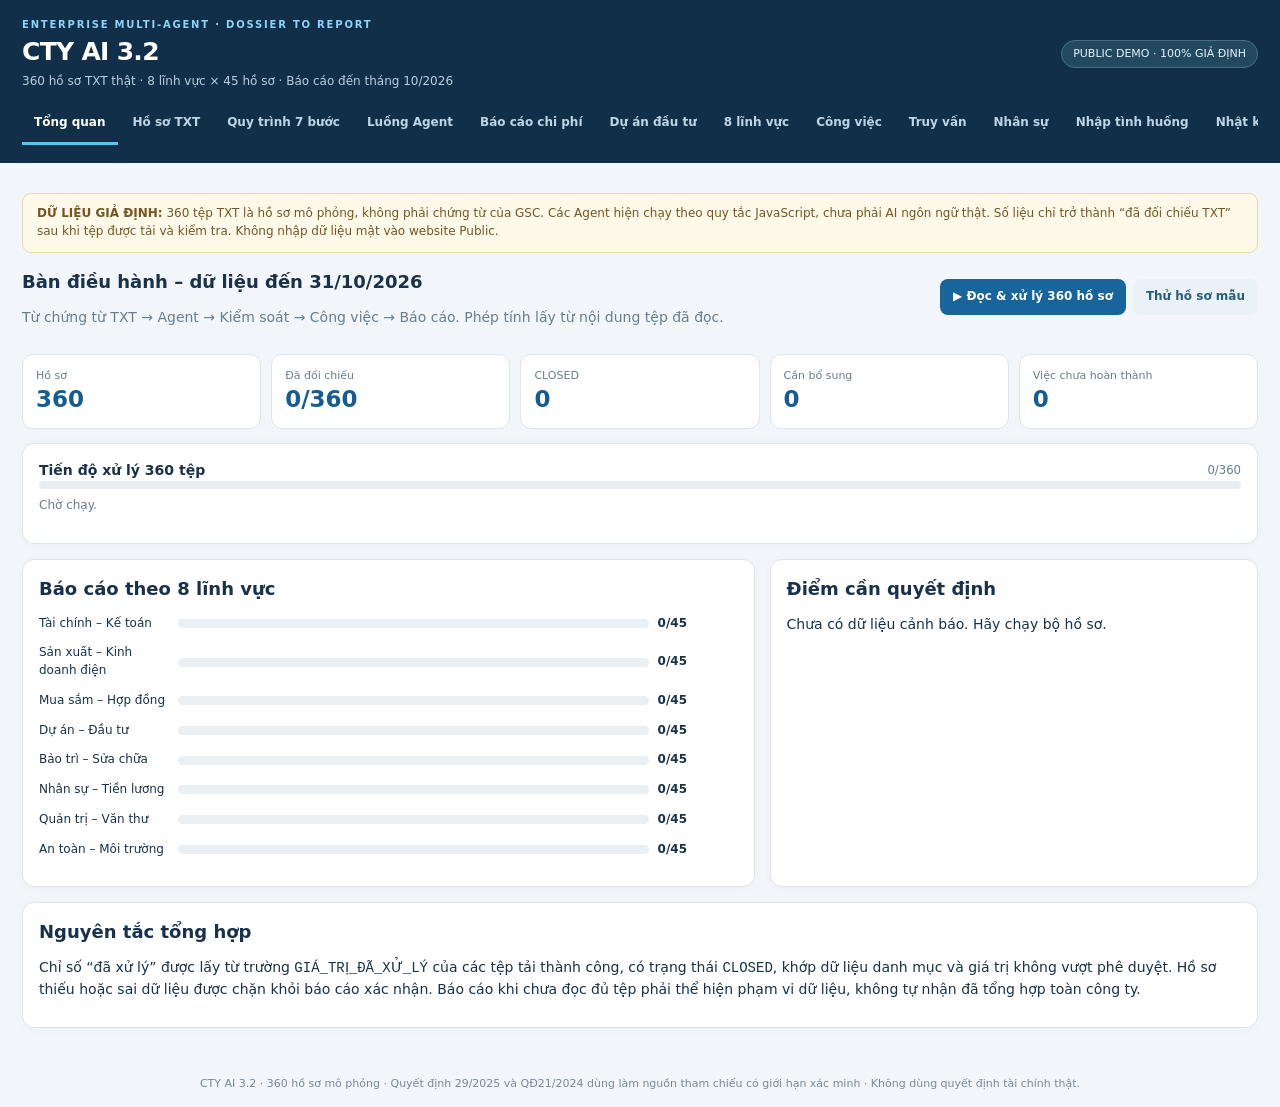
<file: cty-ai-3-2/index.html>
<!doctype html><html lang="vi"><head><meta charset="utf-8"><meta name="viewport" content="width=device-width,initial-scale=1"><meta name="theme-color" content="#122f49"><title>CTY AI 3.2 | 360 hồ sơ và báo cáo điều hành</title><link rel="stylesheet" href="style.css"><script src="app.js" defer></script></head><body>
<header><div class="wrap"><div class="headerline"><div><div class="eyebrow">ENTERPRISE MULTI-AGENT · DOSSIER TO REPORT</div><h1>CTY AI 3.2</h1><div class="subhead">360 hồ sơ TXT thật · 8 lĩnh vực × 45 hồ sơ · Báo cáo đến tháng 10/2026</div></div><span class="tag">PUBLIC DEMO · 100% GIẢ ĐỊNH</span></div>
<nav id="nav">
<button data-tab="overview" class="selected">Tổng quan</button><button data-tab="cases">Hồ sơ TXT</button><button data-tab="workflow">Quy trình 7 bước</button><button data-tab="flow">Luồng Agent</button><button data-tab="finance">Báo cáo chi phí</button><button data-tab="project">Dự án đầu tư</button><button data-tab="reports">8 lĩnh vực</button><button data-tab="tasks">Công việc</button><button data-tab="query">Truy vấn</button><button data-tab="people">Nhân sự</button><button data-tab="import">Nhập tình huống</button><button data-tab="logs">Nhật ký</button>
</nav></div></header>
<main class="wrap"><div class="notice"><b>DỮ LIỆU GIẢ ĐỊNH:</b> 360 tệp TXT là hồ sơ mô phỏng, không phải chứng từ của GSC. Các Agent hiện chạy theo quy tắc JavaScript, chưa phải AI ngôn ngữ thật. Số liệu chỉ trở thành “đã đối chiếu TXT” sau khi tệp được tải và kiểm tra. Không nhập dữ liệu mật vào website Public.</div>
<div id="bootAlert" class="panel">Đang tải danh mục 360 hồ sơ từ GitHub Pages…</div>
<section class="page" id="p-overview"><div class="pair top"><div><h2>Bàn điều hành – dữ liệu đến 31/10/2026</h2><p class="muted">Từ chứng từ TXT → Agent → Kiểm soát → Công việc → Báo cáo. Phép tính lấy từ nội dung tệp đã đọc.</p></div><div class="actions"><button data-action="runall">▶ Đọc & xử lý 360 hồ sơ</button><button data-action="sample" class="ghost">Thử hồ sơ mẫu</button></div></div>
<div class="metrics" id="mainMetrics"></div><div class="panel"><div class="pair"><b>Tiến độ xử lý 360 tệp</b><small id="progressCount" class="muted"></small></div><div class="progress"><i id="progressBar" style="width:0%"></i></div><p id="progressNote" class="small muted">Chờ chạy.</p></div>
<div class="split"><div class="panel"><h2>Báo cáo theo 8 lĩnh vực</h2><div id="domainSummary"></div></div><div class="panel"><h2>Điểm cần quyết định</h2><div id="priority"></div></div></div>
<div class="panel"><h2>Nguyên tắc tổng hợp</h2><p>Chỉ số “đã xử lý” được lấy từ trường <code>GIÁ_TRỊ_ĐÃ_XỬ_LÝ</code> của các tệp tải thành công, có trạng thái <code>CLOSED</code>, khớp dữ liệu danh mục và giá trị không vượt phê duyệt. Hồ sơ thiếu hoặc sai dữ liệu được chặn khỏi báo cáo xác nhận. Báo cáo khi chưa đọc đủ tệp phải thể hiện phạm vi dữ liệu, không tự nhận đã tổng hợp toàn công ty.</p></div></section>
<section class="page" id="p-cases" hidden><div class="pair"><h2>Danh mục hồ sơ TXT</h2><small id="casesCount" class="muted"></small></div><div class="wide">
<div><div class="panel"><input id="caseSearch" placeholder="Tìm mã, tên, người phụ trách, loại chi phí…"><select id="caseDomain"></select><select id="caseMonth"></select><select id="caseStatus"><option value="">Tất cả trạng thái</option><option value="new">Chưa đọc TXT</option><option value="running">Đang chạy</option><option value="closed">Đã hoàn tất giả định</option><option value="review">Cần rà soát</option><option value="pending">Đang chờ</option><option value="failed">Lỗi tải / dữ liệu</option></select><div id="caseList" class="list"></div></div></div>
<div><div class="panel" id="caseDetail"></div>
<div class="panel"><div class="pair"><h2>7 bước trình duyệt hồ sơ</h2><span class="pill">CHỨNG TỪ GIẢ</span></div><div id="caseWorkflow" class="steps"></div><div class="actions"><button data-action="formsall" class="ghost">Tải 7 biểu mẫu TXT</button><button data-action="workflowcsv" class="ghost">Xuất ma trận quy trình</button></div></div>
<div class="panel"><h2 id="formTitle">Biểu mẫu theo giai đoạn</h2><p class="small muted">Chọn nút Xem biểu mẫu ở một bước để kiểm tra ngày, người trình, số chứng từ và kết quả.</p><div id="formPreview" class="source">Chưa chọn biểu mẫu.</div><div class="actions"><button data-action="downloadform" class="ghost">Tải phiếu hiện tại (TXT)</button><button data-action="printform" class="ghost">Tải bản in A4 (HTML)</button></div></div><div class="panel"><h2>Nội dung tệp nguồn theo số dòng</h2><p class="small muted" id="fileStatus"></p><div id="fileViewer" class="source">Chọn hồ sơ và bấm “Đọc TXT”.</div></div><div class="panel"><h2>Kiểm tra của các Agent & bằng chứng</h2><div id="caseAgentResults"></div><h3>Nhật ký hồ sơ</h3><div id="caseLog"></div></div></div></div></section>
<section class="page" id="p-workflow" hidden><div class="pair top"><div><h2>Luồng phê duyệt 360 hồ sơ theo thời gian</h2><p class="muted">Các bước và ngày xử lý đều là dữ liệu mô phỏng từ TXT. TCKT kiểm soát/đồng ý trình; chỉ người có thẩm quyền mới quyết định phê duyệt.</p></div><button data-action="workflowcsv">Xuất ma trận 7 bước CSV</button></div><div id="workflowMetrics" class="metrics"></div><div class="panel"><h2>Trạng thái từng bước</h2><div id="workflowStageStats"></div></div><div class="panel"><h2>Ma trận hồ sơ và người chịu trách nhiệm</h2><div class="table-scroll" id="workflowTable"></div></div></section>
<section class="page" id="p-flow" hidden><div class="split"><div><div class="panel"><h2>12 Agent – quan hệ phụ thuộc</h2><div id="agents" class="agents"></div></div></div><div class="panel"><h2 id="agentTitle">Kết quả và luồng nhận/gửi</h2><div id="agentDetail"></div></div></div><div class="panel"><h2>Quy trình chuẩn một hồ sơ</h2><div id="genericSteps" class="steps"></div><p class="small muted">Các bước phê duyệt và ghi sổ đều là mô phỏng. Ban Kiểm soát độc lập và không được tự động phê duyệt giao dịch.</p></div></section>
<section class="page" id="p-finance" hidden><div class="pair top"><div><h2>Báo cáo tài chính – chi phí lũy kế 10 tháng</h2><p class="muted">Dữ liệu chi phí từ 45 hồ sơ của lĩnh vực Tài chính – Kế toán; đơn vị: triệu đồng, giả định.</p></div><div class="actions"><button data-action="financecsv">Xuất chi phí CSV</button><button data-action="financetxt" class="ghost">Xuất báo cáo TXT</button></div></div><div id="finCoverage" class="notice"></div><div id="financeMetrics" class="metrics"></div><div class="split"><div class="panel"><h2>Tổng hợp theo tháng 01–10/2026</h2><div class="table-scroll" id="financeMonths"></div></div><div class="panel"><h2>Chi phí đã xử lý theo khoản mục</h2><div id="financeCategories"></div></div></div><div class="panel"><h2>Danh sách hồ sơ tài chính – trạng thái và giá trị</h2><div class="table-scroll" id="financeCases"></div></div></section>
<section class="page" id="p-project" hidden><div class="pair top"><div><h2>5 dự án đầu tư giả định</h2><p class="muted">Mỗi dự án 9 hồ sơ, tổng 45 hồ sơ. Tổng mức đầu tư chỉ tính một lần/dự án; giải ngân là tổng các hồ sơ hoàn tất.</p></div><button data-action="projectcsv">Xuất báo cáo dự án CSV</button></div><div id="projectCoverage" class="notice"></div><div id="projectMetrics" class="metrics"></div><div class="panel"><h2>Tổng quan từng dự án</h2><div id="projectCards"></div></div><div class="panel"><h2>Chi tiết 45 hồ sơ đầu tư</h2><div class="table-scroll" id="projectCases"></div></div></section>
<section class="page" id="p-reports" hidden><div class="pair top"><div><h2>Báo cáo kết quả 8 lĩnh vực</h2><p class="muted">Số hồ sơ, giá trị đề nghị, đã hoàn tất, chờ xử lý, công việc và cảnh báo, dựa trên các tệp TXT đã được kiểm tra.</p></div><div class="actions"><button data-action="allcsv">Xuất CSV</button><button data-action="alljson" class="ghost">Xuất JSON</button><button data-action="print" class="ghost">In / Lưu PDF</button></div></div><div id="allCoverage" class="notice"></div><div class="panel"><h2>So sánh 8 lĩnh vực</h2><div id="domainReport" class="table-scroll"></div></div><div class="panel"><h2>Thống kê hồ sơ chi tiết</h2><div id="allCasesTable" class="table-scroll"></div></div><div class="panel"><h2>Đầu ra đặc thù</h2><div id="customDomainReport"></div></div></section>
<section class="page" id="p-tasks" hidden><div class="pair"><h2>Công việc cần khắc phục</h2><div class="actions"><button data-action="taskcsv">Xuất công việc CSV</button></div></div><div class="panel"><div id="taskCount" class="small muted"></div><div class="tasks" id="tasks"></div></div></section>
<section class="page" id="p-query" hidden><div class="split"><div class="panel"><h2>Truy vấn ngôn ngữ tự nhiên cơ bản</h2><input id="question" placeholder="Tổng chi phí đã xử lý đến tháng 10 là bao nhiêu?"><div class="actions"><button data-action="ask">Tìm / tính</button><button data-action="querycsv" class="ghost">Xuất bảng trả lời</button></div><div id="answer"></div></div><div class="panel"><h2>Câu hỏi mẫu</h2><div id="questions"></div><p class="small muted">Bộ truy vấn phân loại câu hỏi theo quy tắc, dùng số liệu có nguồn; câu hỏi ngoài phạm vi sẽ báo chưa hỗ trợ thay vì đoán.</p></div></div></section>
<section class="page" id="p-people" hidden><h2>Cơ cấu nhân sự giả định để phân công</h2><div id="executives" class="panel"></div><div id="org" class="orggrid"></div></section>
<section class="page" id="p-import" hidden><div class="split"><div class="panel"><h2>Nhập tình huống TXT từ ngoài vào</h2><p class="muted">Tải mẫu, sửa nội dung theo tình huống giả, rồi nạp TXT. Hệ thống đọc đúng các nhãn trường, chạy Agent, đưa vào bảng báo cáo riêng với nguồn “người dùng nhập”.</p><div class="actions"><button data-action="template">Tải mẫu TXT</button></div><label>Chọn tệp .txt dưới 150 KB</label><input id="uploadFile" type="file" accept=".txt,text/plain"><button data-action="import">Kiểm tra và nạp TXT</button><div id="importResult" class="small muted"></div></div><div class="panel"><h2>Quy tắc mẫu dữ liệu</h2><p>Hồ sơ cần có ít nhất mã riêng, tên, lĩnh vực, tháng, năm, giá trị đề nghị, giá trị duyệt, giá trị xử lý, trạng thái và mô tả. Chỉ các hồ sơ đủ dữ liệu, đúng định dạng và trạng thái hoàn tất mới được thống kê như “đã xử lý” trong phạm vi bản demo.</p><p class="small muted">TXT nhập thêm không được đưa lên GitHub, mà lưu cục bộ trên thiết bị. Vì website Public không có bảo mật tài khoản, không nhập dữ liệu thật không được phép công khai.</p></div></div></section>
<section class="page" id="p-logs" hidden><h2>Nhật ký điều phối và kiểm tra</h2><div class="actions"><button data-action="logcsv">Xuất nhật ký CSV</button><button data-action="backup" class="ghost">Sao lưu JSON</button><button data-action="reset" class="danger">Đặt lại dữ liệu demo</button></div><div class="panel"><select id="logType"><option value="">Tất cả loại</option><option>INGEST</option><option>STAGE</option><option>VALIDATION</option><option>AGENT</option><option>HANDOFF</option><option>FINDING</option><option>TASK</option><option>DECISION</option><option>ERROR</option></select><input id="logSearch" placeholder="Lọc mã hồ sơ"><div id="logCount" class="small muted"></div><div id="logsList" class="list"></div></div><div class="panel"><h2>Khôi phục bản sao lưu</h2><input id="restoreFile" type="file" accept=".json,application/json"></div></section>
</main><div class="foot">CTY AI 3.2 · 360 hồ sơ mô phỏng · Quyết định 29/2025 và QĐ21/2024 dùng làm nguồn tham chiếu có giới hạn xác minh · Không dùng quyết định tài chính thật.</div><div id="toast" hidden></div></body></html>
</file>
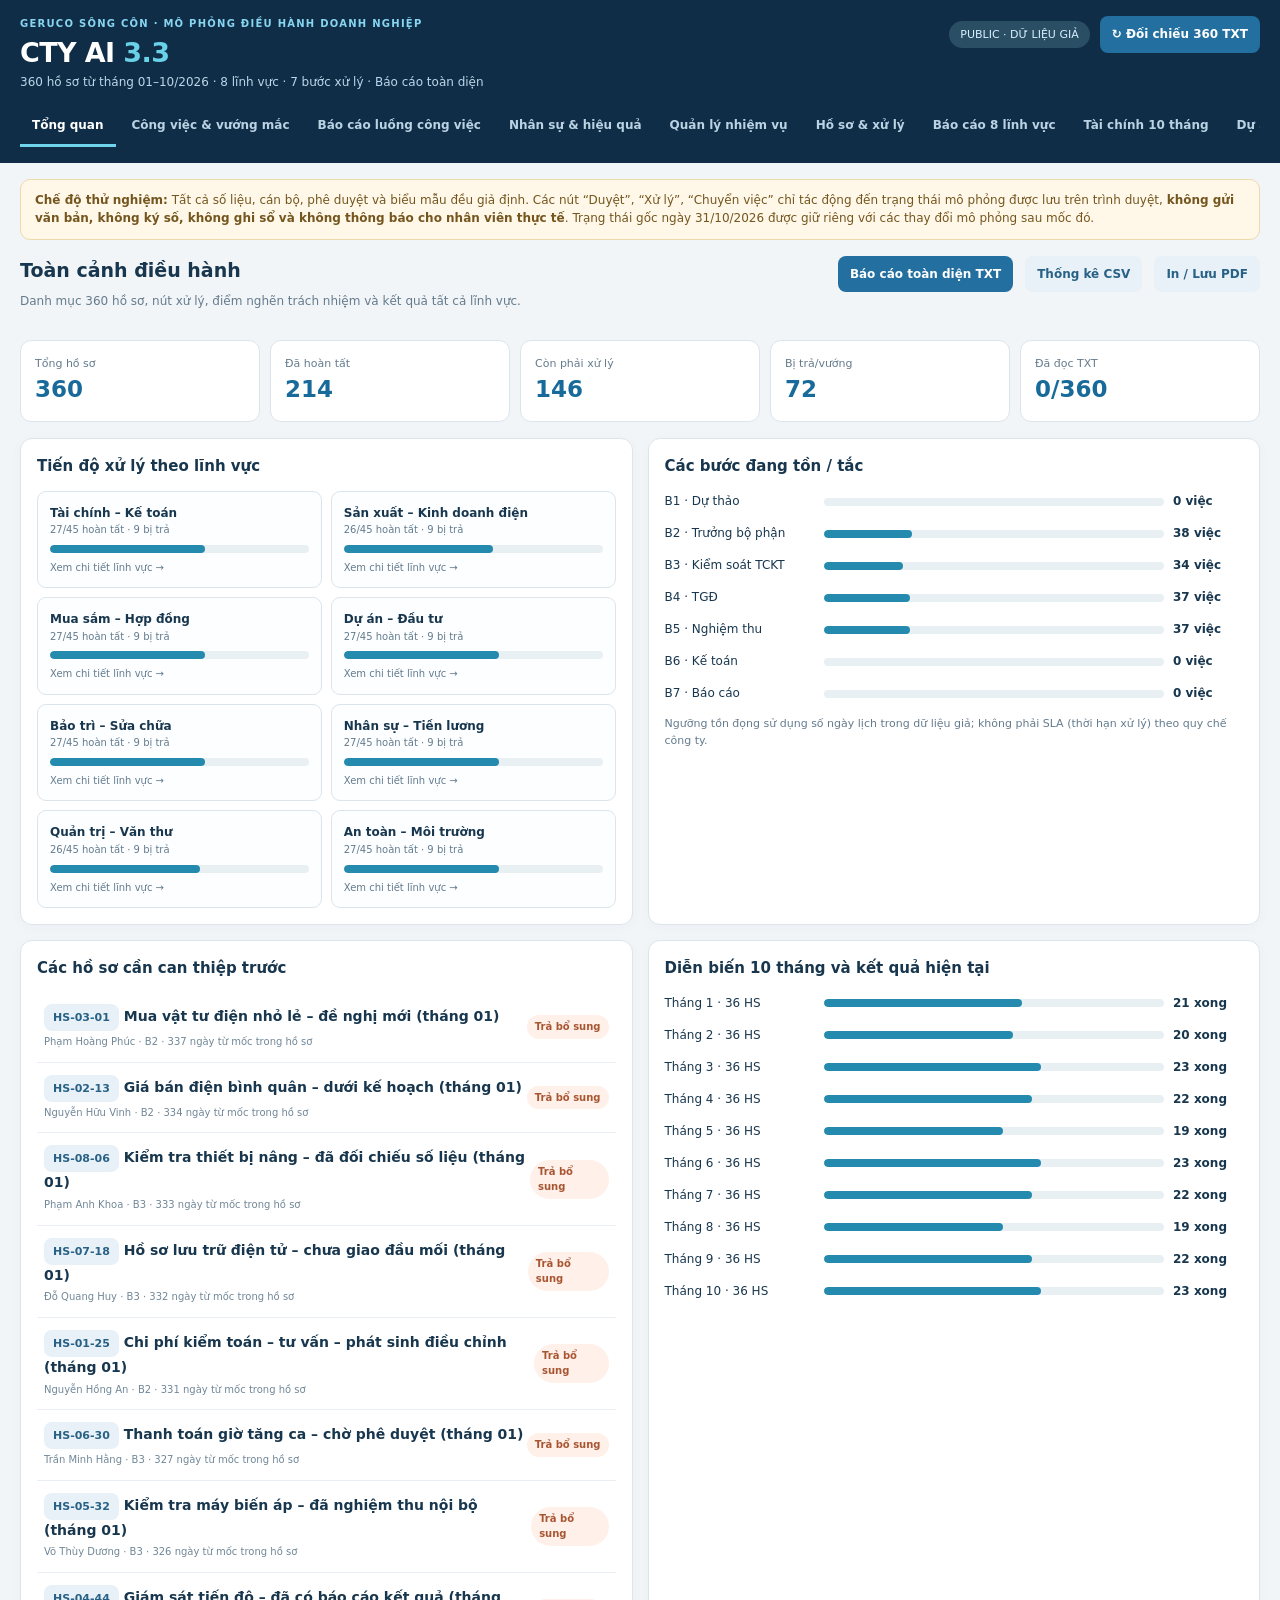
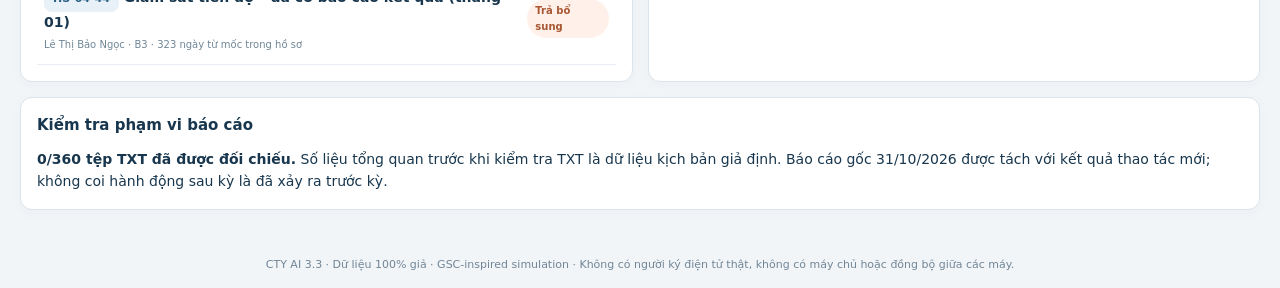
<file: cty-ai-3-3/index.html>
<!doctype html><html lang="vi"><head><meta charset="utf-8"><meta name="viewport" content="width=device-width,initial-scale=1"><meta name="theme-color" content="#102d47"><title>CTY AI 3.3 | Điều hành & xử lý 360 hồ sơ</title><link rel="stylesheet" href="style.css"><script src="core.js" defer></script><script src="ui.js" defer></script><script src="operations.js" defer></script></head><body>
<header><div class="container">
<div class="top"><div><div class="eyebrow">GERUCO SÔNG CÔN · MÔ PHỎNG ĐIỀU HÀNH DOANH NGHIỆP</div><h1>CTY AI <span>3.3</span></h1><div class="sub">360 hồ sơ từ tháng 01–10/2026 · 8 lĩnh vực · 7 bước xử lý · Báo cáo toàn diện</div></div><div class="headActions"><span class="demo">PUBLIC · DỮ LIỆU GIẢ</span><button id="syncBtn" data-action="syncall">↻ Đối chiếu 360 TXT</button></div></div>
<nav id="nav"><button class="selected" data-tab="dashboard">Tổng quan</button><button data-tab="tasks">Công việc & vướng mắc</button><button data-tab="workflow-report">Báo cáo luồng công việc</button><button data-tab="people-report">Nhân sự & hiệu quả</button><button data-tab="task-manager">Quản lý nhiệm vụ</button><button data-tab="cases">Hồ sơ & xử lý</button><button data-tab="domains">Báo cáo 8 lĩnh vực</button><button data-tab="finance">Tài chính 10 tháng</button><button data-tab="projects">Dự án đầu tư</button><button data-tab="audit">Nhật ký & báo cáo</button><button data-tab="import">Nhập tình huống TXT</button></nav>
</div></header>
<main class="container"><div class="warning"><b>Chế độ thử nghiệm:</b> Tất cả số liệu, cán bộ, phê duyệt và biểu mẫu đều giả định. Các nút “Duyệt”, “Xử lý”, “Chuyển việc” chỉ tác động đến trạng thái mô phỏng được lưu trên trình duyệt, <b>không gửi văn bản, không ký số, không ghi sổ và không thông báo cho nhân viên thực tế</b>. Trạng thái gốc ngày 31/10/2026 được giữ riêng với các thay đổi mô phỏng sau mốc đó.</div><div id="error" class="panel" hidden></div>
<section id="p-dashboard" class="page"><div class="sectionHead"><div><h2>Toàn cảnh điều hành</h2><p>Danh mục 360 hồ sơ, nút xử lý, điểm nghẽn trách nhiệm và kết quả tất cả lĩnh vực.</p></div><div class="actions"><button data-action="fullReport">Báo cáo toàn diện TXT</button><button data-action="reportcsv" class="soft">Thống kê CSV</button><button class="soft" data-action="print">In / Lưu PDF</button></div></div><div id="summaryMetrics" class="metrics"></div><div class="two"><div class="panel"><h3>Tiến độ xử lý theo lĩnh vực</h3><div id="domainCards" class="domainGrid"></div></div><div class="panel"><h3>Các bước đang tồn / tắc</h3><div id="bottlenecks"></div><p class="hint">Ngưỡng tồn đọng sử dụng số ngày lịch trong dữ liệu giả; không phải SLA (thời hạn xử lý) theo quy chế công ty.</p></div></div><div class="two"><div class="panel"><h3>Các hồ sơ cần can thiệp trước</h3><div id="highPriority"></div></div><div class="panel"><h3>Diễn biến 10 tháng và kết quả hiện tại</h3><div id="timeline"></div></div></div><div class="panel"><h3>Kiểm tra phạm vi báo cáo</h3><div id="coverage"></div></div></section>
<section id="p-tasks" class="page" hidden><div class="sectionHead"><div><h2>Hàng đợi công việc – biết đang vướng ở đâu</h2><p>Chọn một hồ sơ để xem người giữ việc, thiếu sót, tài liệu nguồn và xử lý ngay.</p></div><button data-action="taskcsv">Xuất hàng đợi CSV</button></div><div class="filters three"><input id="taskSearch" placeholder="Tìm mã, tên hồ sơ, người chịu trách nhiệm…"><select id="taskDomain"></select><select id="taskMode"><option value="open">Hồ sơ còn việc</option><option value="blocked">Bị trả / vướng mắc</option><option value="waiting">Chờ xử lý</option><option value="all">Toàn bộ hồ sơ</option></select></div><div id="taskSummary" class="summaryLine"></div><div class="panel tablePanel"><div id="taskTable" class="tableScroll"></div></div></section>
<section id="p-cases" class="page" hidden><div class="sectionHead"><div><h2>Hồ sơ nghiệp vụ – xử lý từ đầu đến cuối</h2><p>Chọn hồ sơ, đọc TXT, kiểm soát giai đoạn rồi bấm chuyển việc, trả bổ sung hoặc trình lại.</p></div><button class="soft" data-action="casecsv">Xuất danh sách</button></div><div class="filters three"><input id="caseSearch" placeholder="Tìm hồ sơ…"><select id="caseDomain"></select><select id="caseStatus"><option value="">Tất cả trạng thái</option><option value="CLOSED">Đã hoàn tất</option><option value="REVIEW">Trả bổ sung</option><option value="PENDING">Chờ duyệt</option><option value="APPROVED">Đã duyệt chưa nghiệm thu</option><option value="IN_PROGRESS">Đang xử lý</option></select></div><div class="caseLayout"><div class="panel"><b id="caseCount"></b><div id="caseList" class="caseList"></div></div><div id="caseDetail" class="panel">Chọn một hồ sơ.</div></div></section>
<section id="p-domains" class="page" hidden><div class="sectionHead"><div><h2>Báo cáo toàn diện 8 lĩnh vực</h2><p>Đã hoàn tất, đang chờ, bị trả, người giữ việc, giá trị đề nghị – thực hiện và biến động sau thao tác.</p></div><button data-action="domaincsv">Xuất thống kê CSV</button></div><div id="domainSummary" class="metrics"></div><div class="panel"><h3>Bảng quản trị toàn doanh nghiệp</h3><div id="domainReport" class="tableScroll"></div></div><div class="panel"><div class="sectionHead"><h3>Đào sâu từng lĩnh vực</h3><select id="reportDomain"></select></div><div id="domainDetail"></div></div></section>
<section id="p-finance" class="page" hidden><div class="sectionHead"><div><h2>Báo cáo Tài chính – Kế toán đến 31/10/2026</h2><p>Phân biệt kết quả gốc của kỳ báo cáo với tác động mô phỏng sau khi thao tác xử lý.</p></div><button data-action="financecsv">Xuất CSV</button></div><div id="financeMetrics" class="metrics"></div><div class="two"><div class="panel"><h3>Chi phí theo tháng (gốc 01–10)</h3><div id="financeMonthly" class="tableScroll"></div></div><div class="panel"><h3>Giá trị đã xử lý theo khoản mục</h3><div id="financeCategory"></div></div></div><div class="panel"><h3>Danh sách 45 hồ sơ và số tiền</h3><div id="financeDetail" class="tableScroll"></div></div></section>
<section id="p-projects" class="page" hidden><div class="sectionHead"><div><h2>Báo cáo triển khai các dự án đầu tư</h2><p>Theo dự án, từng hồ sơ, ngân sách và giải ngân; tránh cộng tổng mức đầu tư lặp lại.</p></div><button data-action="projectcsv">Xuất CSV</button></div><div id="projectMetrics" class="metrics"></div><div id="projectCards" class="projects"></div><div class="panel"><h3>Chi tiết từng bước xử lý của dự án</h3><div id="projectTable" class="tableScroll"></div></div></section>
<section id="p-audit" class="page" hidden><div class="sectionHead"><div><h2>Nhật ký, truy xuất và xuất báo cáo</h2><p>Phân biệt lịch sử 7 bước có sẵn trong hồ sơ với các quyết định mô phỏng phát sinh trên web.</p></div><div class="actions"><button data-action="logcsv">Nhật ký CSV</button><button data-action="backup" class="soft">Sao lưu JSON</button><button data-action="print" class="soft">In báo cáo</button></div></div><div id="auditMetrics" class="metrics"></div><div class="panel"><div class="filters twofields"><select id="auditType"><option value="">Mọi sự kiện</option><option>VERIFY</option><option>ASSIGN</option><option>RETURN</option><option>RESUBMIT</option><option>APPROVE</option><option>EXECUTE</option><option>RECORD</option><option>REPORT</option><option>COMMENT</option><option>RESET</option><option>ERROR</option></select><input id="auditSearch" placeholder="Lọc mã hồ sơ hoặc người xử lý"></div><div id="auditTable" class="tableScroll"></div></div><div class="panel"><h3>Khôi phục sao lưu hoặc xóa tình huống đã thực hành</h3><input type="file" id="restore" accept=".json,application/json"><button data-action="resetAll" class="danger">Đặt lại toàn bộ mô phỏng</button></div></section>
<section id="p-import" class="page" hidden><div class="two"><div class="panel"><h2>Đưa tình huống TXT bên ngoài vào hệ thống</h2><p>Web nhận hồ sơ giả mới, phân tích trường dữ liệu, lập luồng 7 bước, đưa vào công việc và báo cáo. Hồ sơ nhập chỉ lưu trên máy, không tải lên GitHub.</p><div class="actions"><button data-action="template">Tải mẫu TXT 7 bước</button></div><label class="field">Chọn tệp .txt (tối đa 150 KB)</label><input type="file" id="upload" accept=".txt,text/plain"><button data-action="import">Nhập và kiểm tra</button><p id="importNotice" class="hint"></p></div><div class="panel"><h2>Hướng dẫn sử dụng</h2><p>Hồ sơ cần có mã riêng, tháng, lĩnh vực, số tiền đề nghị – duyệt – đã xử lý và 7 bước nếu là hồ sơ hoàn thành. Ví dụ hồ sơ chờ TGĐ chỉ có ba bước đầu hoàn tất.</p><p>Hệ thống không tự cho phép việc phê duyệt thực tế; trước khi bấm xử lý một hồ sơ nguồn GitHub, web sẽ đọc TXT, đối chiếu mã và dữ liệu rồi mới lưu thao tác mô phỏng.</p><p><a href="../cty-ai-3-2/mau-ho-so/" target="_blank" rel="noopener">Mẫu TXT của bản 3.2</a> có thể dùng để thử lại; thư viện dữ liệu nguồn tiếp tục được giữ nguyên.</p></div></div></section>

<section id="p-workflow-report" class="page" hidden>
<div class="sectionHead"><div><h2>Báo cáo thực thi luồng công việc</h2><p>Quan sát 7 bước, hồ sơ chờ và bị trả, tốc độ xử lý theo kỳ báo cáo, ai nhận việc và ai bàn giao.</p></div><div class="actions"><button data-op="workflow-csv">Xuất luồng CSV</button><button class="soft" data-op="workflow-txt">Báo cáo thực thi TXT</button></div></div>
<div class="filters three"><select id="opSnapshot"><option value="current">Trạng thái hiện tại (mô phỏng)</option><option value="baseline">Mốc gốc 31/10/2026</option></select><select id="opWorkflowDomain"></select><select id="opWorkflowStatus"><option value="">Mọi trạng thái</option><option value="CLOSED">Đã hoàn tất</option><option value="PENDING">Chờ phê duyệt</option><option value="APPROVED">Đã duyệt</option><option value="IN_PROGRESS">Đang xử lý</option><option value="REVIEW">Bị trả bổ sung</option></select></div>
<div id="opWorkflowKpis" class="metrics"></div>
<div class="two"><div class="panel"><h3>Hồ sơ đang nằm tại bước nào?</h3><div id="opStages"></div></div><div class="panel"><h3>Luồng thực thi theo từng tháng</h3><div id="opMonthly" class="tableScroll"></div></div></div>
<div class="panel"><h3>Ma trận trách nhiệm từ đầu đến cuối</h3><p class="hint">Bấm mã hồ sơ để mở biểu mẫu, xử lý hoặc phân công lại.</p><div class="tableScroll" id="opWorkflowTable"></div></div>
</section>
<section id="p-people-report" class="page" hidden>
<div class="sectionHead"><div><h2>Nhân sự – khối lượng và hiệu quả xử lý công việc</h2><p>Chỉ tiêu dựa trên các bước xử lý và nhiệm vụ giả định; không phải kết luận về năng lực hay đánh giá nhân sự thật.</p></div><div class="actions"><button data-op="people-csv">Xuất KPI nhân sự CSV</button><button class="soft" data-op="people-txt">Xuất báo cáo nhân sự TXT</button></div></div>
<div class="filters three"><select id="opPeopleMode"><option value="current">Hiện tại – gồm thao tác mô phỏng</option><option value="baseline">Tại 31/10/2026 – dữ liệu gốc</option></select><select id="opPeopleDept"></select><input id="opPeopleSearch" placeholder="Tìm nhân viên, trưởng phòng, TGĐ…"></div>
<div id="opPeopleKpis" class="metrics"></div>
<div class="panel"><h3>Danh sách nhân sự và chỉ số thực thi</h3><p class="hint">Tỷ lệ hoàn tất = số bước đã thực hiện / (đã thực hiện + bước đang giữ). Chỉ số tham khảo tính từ khối lượng và việc tồn; không chấm điểm năng lực thực tế. Ngày hạn của hồ sơ nguồn chưa được quy định nên không tự gán chậm SLA.</p><div class="tableScroll" id="opPeopleTable"></div></div>
<div class="panel"><div class="sectionHead"><div><h3>Hồ sơ công việc của từng người</h3><p class="hint">Xem đã làm gì, đang giữ việc gì, đã chuyển ai, tại bước nào, số phiếu và tình trạng.</p></div><select id="opPersonSelect"></select></div><div id="opPersonDetail"></div></div>
</section>
<section id="p-task-manager" class="page" hidden>
<div class="sectionHead"><div><h2>Quản lý nhiệm vụ độc lập và công việc theo hồ sơ</h2><p>Giao việc, chuyển người phụ trách, đổi hạn, hoàn thành và lưu nhật ký trong trình duyệt. Công việc của hồ sơ được quản lý tại trang Hồ sơ & xử lý.</p></div><div class="actions"><button data-op="task-all-csv">Xuất danh sách công việc CSV</button><button class="soft" data-op="task-backup">Sao lưu trạng thái</button></div></div>
<div class="two"><div class="panel"><h3>Tạo nhiệm vụ mới</h3><label class="field">Tên nhiệm vụ</label><input id="opTaskTitle" maxlength="180" placeholder="Ví dụ: Bổ sung bảng kê hồ sơ nghiệm thu"><div class="formGrid"><label>Người nhận<select id="opTaskOwner"></select></label><label>Đến hạn<input type="date" id="opTaskDue"></label></div><div class="formGrid"><label>Liên kết hồ sơ (không bắt buộc)<input id="opTaskCase" placeholder="HS-03-15"></label><label>Mức độ ưu tiên<select id="opTaskPriority"><option value="normal">Thông thường</option><option value="high">Ưu tiên cao</option><option value="critical">Khẩn trong kịch bản</option></select></label></div><label class="field">Yêu cầu công việc / chứng cứ đầu ra</label><textarea id="opTaskDescription" placeholder="Nội dung cần làm, kết quả phải bàn giao…"></textarea><button data-op="task-create">Tạo nhiệm vụ & ghi nhật ký</button></div><div class="panel"><h3>Báo cáo thực thi nhiệm vụ</h3><div id="opTaskKpis" class="metrics"></div><div id="opTaskOwners"></div><p class="hint">Hạn công việc được nhập thật trong tình huống mô phỏng. Chậm hạn chỉ căn cứ vào các nhiệm vụ có ngày hạn, không suy diễn hạn xử lý của 360 hồ sơ.</p></div></div>
<div class="filters three"><input id="opTaskSearch" placeholder="Tìm việc, người nhận, mã hồ sơ…"><select id="opTaskStatus"><option value="open">Đang mở</option><option value="all">Tất cả</option><option value="done">Đã hoàn tất</option><option value="overdue">Quá hạn theo ngày đã nhập</option></select><select id="opTaskOwnerFilter"></select></div>
<div class="panel"><h3>Danh sách nhiệm vụ và thao tác</h3><div id="opTaskTable" class="tableScroll"></div></div>
<div class="panel" id="opTaskEditor" hidden><h3 id="opEditorTitle">Xử lý nhiệm vụ</h3><div id="opEditorInfo"></div><div class="formGrid"><label>Người thực hiện mới<select id="opEditorOwner"></select></label><label>Ngày đến hạn mới<input type="date" id="opEditorDue"></label></div><label class="field">Nội dung cập nhật / kết quả xử lý</label><textarea id="opEditorNote"></textarea><div class="actions"><button data-op="task-save">Cập nhật / Chuyển việc</button><button class="soft" data-op="task-complete">Đánh dấu hoàn tất</button><button class="soft" data-op="task-reopen">Mở lại nhiệm vụ</button><button class="danger" data-op="task-close">Đóng bảng xử lý</button></div></div>
</section>
</main><footer>CTY AI 3.3 · Dữ liệu 100% giả · GSC-inspired simulation · Không có người ký điện tử thật, không có máy chủ hoặc đồng bộ giữa các máy.</footer><div id="toast" hidden></div></body></html>
</file>
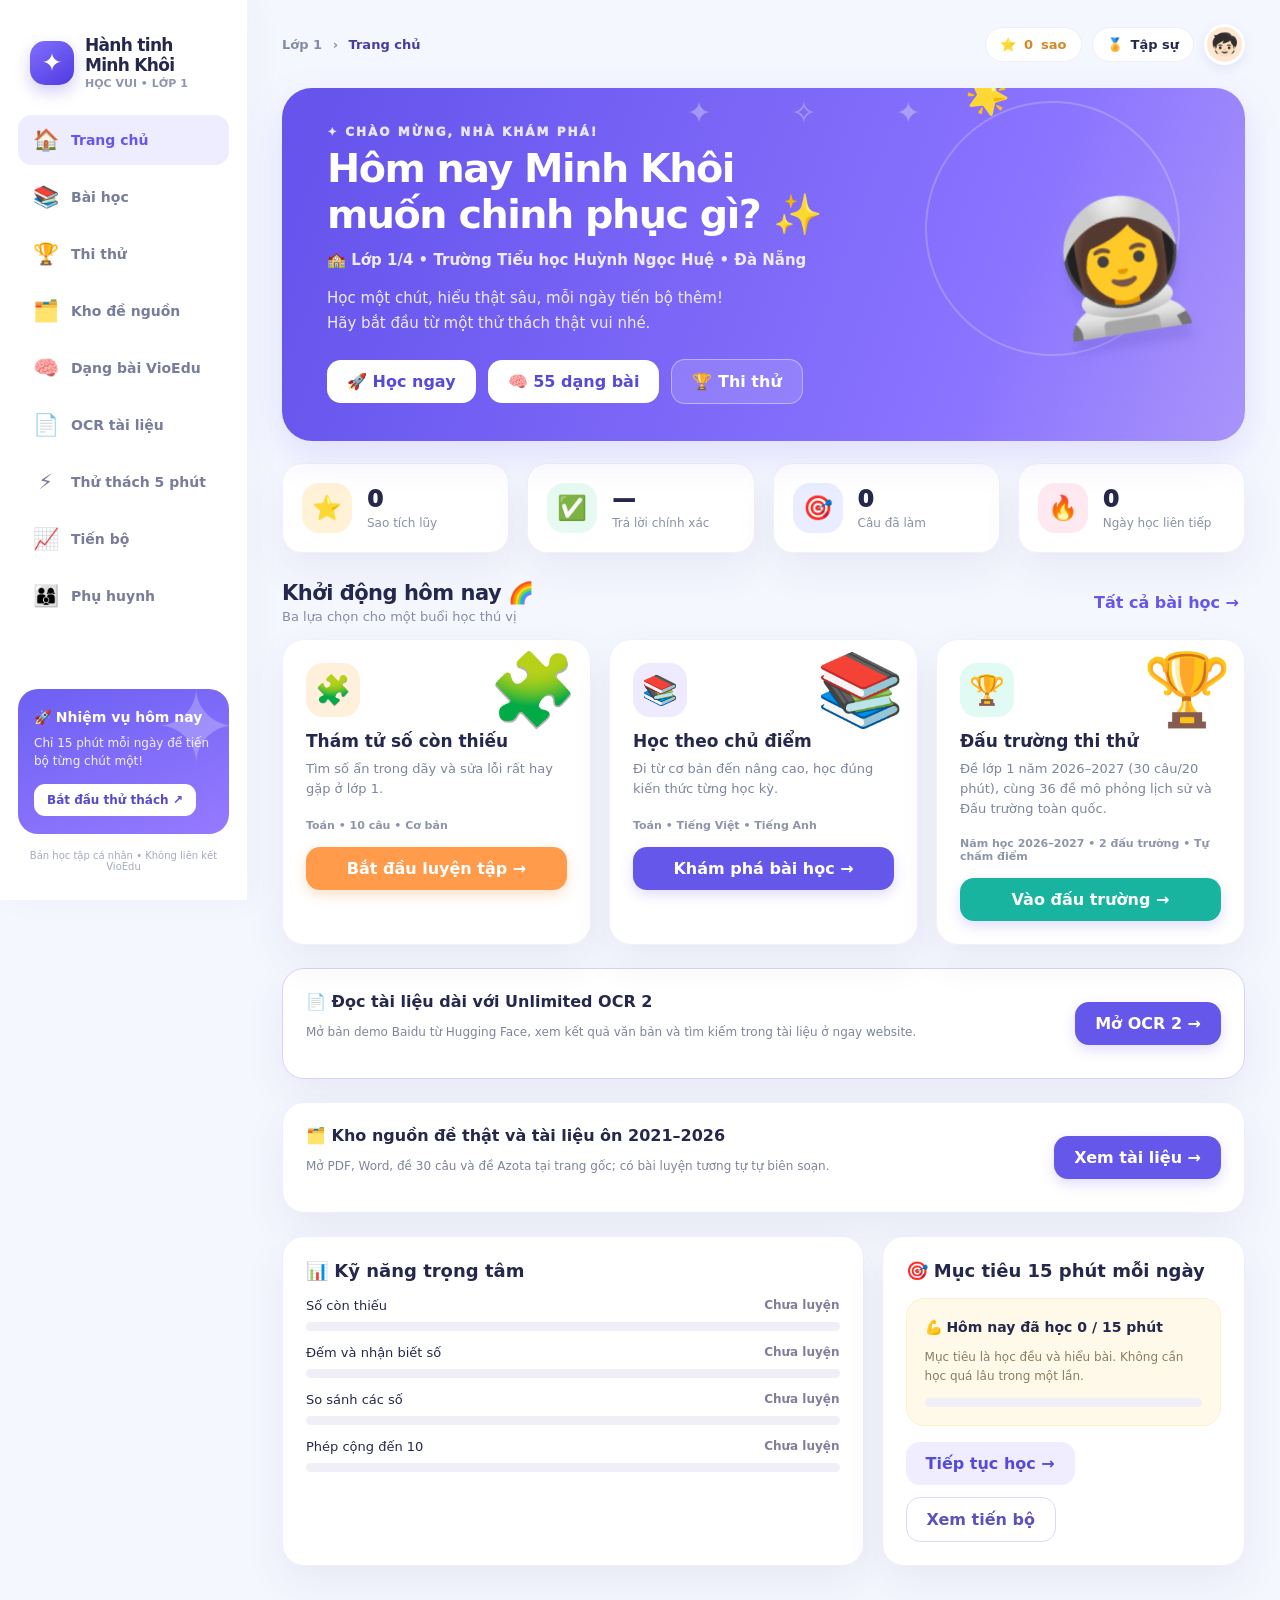
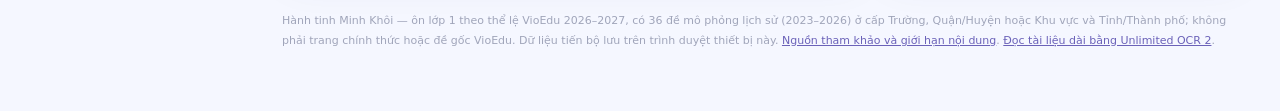
<file: minh-khoi/index.html>
<!doctype html>
<html lang="vi">
<head>
<meta charset="utf-8"><meta name="viewport" content="width=device-width,initial-scale=1">
<meta name="theme-color" content="#6855ef"><meta name="description" content="Hành tinh Minh Khôi: luyện thi lớp 1 theo thể lệ VioEdu 2026–2027, đề mô phỏng 30 câu/20 phút, 36 đề lịch sử và luyện theo chủ điểm.">
<title>Hành tinh Minh Khôi • Lớp 1</title>
<style>
:root{--ink:#25284d;--muted:#78809d;--purple:#6657eb;--lav:#eeecff;--teal:#16b8a6;--orange:#ff9e52;--pink:#ff6f91;--blue:#4389ff;--line:#e8eaf5;--white:#fff;--bg:#f5f7ff;--shade:0 16px 40px rgba(61,60,113,.075)}
*{box-sizing:border-box}html{scroll-behavior:smooth}body{margin:0;background:var(--bg);color:var(--ink);font-family:ui-rounded,'Nunito','Arial Rounded MT Bold',system-ui,-apple-system,'Segoe UI',sans-serif;-webkit-font-smoothing:antialiased}button,input,select{font:inherit}button{cursor:pointer}button:focus-visible,a:focus-visible,input:focus-visible,select:focus-visible{outline:3px solid #e2a63a;outline-offset:3px}button:disabled{opacity:.4;cursor:not-allowed}a{color:#5b52d5}.app{display:flex;min-height:100vh}.sidebar{width:247px;flex:0 0 247px;background:#fff;box-shadow:8px 0 30px rgba(42,49,100,.035);padding:28px 18px;position:sticky;top:0;height:100vh;display:flex;flex-direction:column;z-index:5}.brand{display:flex;gap:11px;align-items:center;padding:7px 12px 25px}.brand-mark{width:44px;height:44px;border-radius:15px;background:linear-gradient(145deg,#7f70ff,#5139df);color:white;display:grid;place-items:center;font-size:25px;box-shadow:0 7px 16px #6b5de64d}.brand strong{font-size:17px;letter-spacing:-.7px;display:block}.brand small{display:block;color:#8f96af;font-size:11px;margin-top:2px;font-weight:700}.nav{display:grid;gap:7px}.nav button{width:100%;border:0;background:transparent;display:flex;align-items:center;gap:12px;padding:13px 14px;text-align:left;border-radius:14px;font-size:14px;font-weight:800;color:#777d9b;transition:.16s}.nav button:hover{background:#f4f2ff;color:var(--purple)}.nav button.active{background:var(--lav);color:var(--purple)}.nav .ico{font-size:21px;width:27px;text-align:center}.sidebar-bottom{margin-top:auto}.daily-card{background:linear-gradient(160deg,#6c60f3,#967aff);color:white;padding:18px 16px;border-radius:20px;overflow:hidden;position:relative}.daily-card:after{content:'✦';position:absolute;right:-9px;top:-20px;color:#ffffff3e;font-size:100px}.daily-card b{font-size:14px}.daily-card p{font-size:12px;margin:8px 0 14px;line-height:1.5;color:#f2efff}.daily-card button{background:white;color:#5549cc;border:0;border-radius:11px;padding:9px 13px;font-size:12px;font-weight:900;position:relative}.footer-note{text-align:center;font-size:10px;color:#a5aabe;margin-top:16px}.layout{min-width:0;flex:1;padding:24px 35px 60px;max-width:1700px;margin:0 auto}.topbar{display:flex;align-items:center;justify-content:space-between;gap:16px;margin-bottom:23px}.crumb{color:#858ba7;font-size:13px;font-weight:700}.crumb b{color:#453e9e}.user-bits{display:flex;gap:10px;align-items:center}.pill{border:1px solid #eeeefa;background:#fff;border-radius:40px;padding:9px 14px;font-size:13px;font-weight:900;display:flex;align-items:center;gap:8px;white-space:nowrap}.pill.stars{color:#d68826}.avatar{width:41px;height:41px;display:grid;place-items:center;border-radius:50%;background:#fee7d3;border:3px solid white;box-shadow:0 4px 12px #b8c0e355;font-size:22px}.view{animation:rise .24s ease both}@keyframes rise{from{transform:translateY(8px);opacity:.4}to{transform:translateY(0);opacity:1}}.dash-hero{min-height:265px;background:linear-gradient(110deg,#6654ec 5%,#8a73ff 72%,#a994fa);border-radius:30px;display:flex;align-items:center;justify-content:space-between;position:relative;overflow:hidden;padding:37px 45px;color:white;box-shadow:0 14px 38px #6556ea27}.dash-hero::before{content:'✦     ✧               ✦';color:#fff5;font-size:30px;letter-spacing:35px;position:absolute;inset:7px 0 auto 42%}.dash-hero h1{font-size:clamp(29px,3.1vw,44px);line-height:1.16;letter-spacing:-1.5px;margin:6px 0 11px;position:relative;z-index:1}.dash-hero p{font-size:15px;line-height:1.7;margin:0 0 22px;color:#f0eaff;position:relative;z-index:1}.dash-hero .art{font-size:125px;filter:drop-shadow(0 14px 4px rgba(33,24,138,.11));position:relative;z-index:1;transform:rotate(-9deg)}.hero-orbit{border:2px solid #ffffff35;width:255px;height:255px;position:absolute;right:65px;top:13px;border-radius:50%;transform:rotate(24deg)}.hero-orbit:before{content:'🌟';position:absolute;font-size:35px;top:10px;left:-10px}.row{display:flex;align-items:center;gap:12px;flex-wrap:wrap}.btn{border:0;border-radius:14px;background:var(--purple);color:white;padding:12px 20px;font-weight:900;display:inline-flex;align-items:center;justify-content:center;gap:8px;box-shadow:0 5px 13px #6353ea33;transition:transform .12s}.btn:hover{transform:translateY(-2px)}.btn.white{background:white;color:#554bd7;box-shadow:none}.btn.light{background:#efedff;color:#554bd7;box-shadow:none}.btn.orange{background:#ff9b4b;box-shadow:0 5px 13px #ee8e3a44}.btn.outline{background:#fff;color:#5c52bb;border:1px solid #dbdaf5;box-shadow:none}.btn.tiny{padding:9px 13px;font-size:12px;border-radius:10px}.section-head{display:flex;align-items:center;justify-content:space-between;gap:10px;margin:28px 0 15px}.section-head h2{margin:0;font-size:21px;letter-spacing:-.5px}.section-head p{margin:4px 0 0;font-size:13px;color:#858ca4}.section-head button{border:0;background:transparent;color:var(--purple);font-weight:850}.grid{display:grid;gap:18px}.stat-grid{grid-template-columns:repeat(4,minmax(0,1fr));margin-top:22px}.stat{border:1px solid #f0f0fb;background:#fff;border-radius:20px;padding:19px;display:flex;gap:15px;align-items:center;box-shadow:var(--shade)}.stat .bubble{width:50px;height:50px;border-radius:17px;display:grid;place-items:center;font-size:24px;flex:none}.stat .num{font-size:23px;font-weight:1000}.stat .label{font-size:12px;color:#8991a6;margin-top:4px}.tiles{grid-template-columns:repeat(3,minmax(0,1fr))}.tile{background:#fff;border:1px solid #f0f0fa;border-radius:22px;padding:23px;box-shadow:var(--shade);position:relative;overflow:hidden}.tile h3{margin:14px 0 8px;font-size:17px}.tile p{font-size:13px;color:#7c859e;line-height:1.55;min-height:42px;margin:0 0 18px}.tile .tile-icon{width:54px;height:54px;display:grid;place-items:center;font-size:29px;border-radius:17px}.tile .meta{font-size:11px;color:#8e94aa;font-weight:800;margin-bottom:15px}.tile button{width:100%}.tile .corner{position:absolute;right:12px;top:8px;color:#f6f2ff;font-size:71px;pointer-events:none}.two-col{grid-template-columns:minmax(0,1.6fr) minmax(260px,1fr)}.panel{background:#fff;border:1px solid #eeeefa;border-radius:22px;padding:23px;box-shadow:var(--shade)}.panel h3{margin:0 0 17px;font-size:18px}.bar{height:9px;border-radius:100px;background:#f0eff8;overflow:hidden}.bar>span{display:block;background:linear-gradient(90deg,#5e55e8,#22c4c2);height:100%;border-radius:100px}.skillline{display:flex;align-items:center;justify-content:space-between;margin:14px 0 9px;gap:10px;font-size:13px}.skillline strong{font-size:12px;color:#847d9a}.callout{background:#fff9ea;border:1px solid #fff0c8;border-radius:18px;padding:18px}.callout b{font-size:14px}.callout p{font-size:12px;line-height:1.6;color:#8c7d61}.page-title h1{font-size:29px;margin:0 0 7px;letter-spacing:-.8px}.page-title p{margin:0 0 23px;font-size:14px;color:var(--muted);line-height:1.5}.tabs{display:flex;gap:7px;flex-wrap:wrap;margin-bottom:22px}.tab{border:1px solid #e9e9f8;background:white;border-radius:13px;color:#737992;padding:11px 16px;font-weight:850;font-size:13px}.tab.active{background:var(--purple);border-color:var(--purple);color:white}.learn-grid{grid-template-columns:repeat(3,minmax(0,1fr))}.lesson{border:1px solid #eeeefa;background:white;padding:20px;border-radius:22px;box-shadow:var(--shade)}.lesson-top{display:flex;gap:12px;align-items:center}.lesson .lesson-ico{font-size:27px;width:54px;height:54px;border-radius:17px;display:grid;place-items:center;background:#f1efff}.lesson .term{font-size:11px;color:#7b75dc;background:#f0edff;border-radius:20px;padding:4px 8px;font-weight:900}.lesson h3{font-size:16px;line-height:1.35;margin:0 0 6px}.lesson p{font-size:12px;color:#7a8099;line-height:1.5;min-height:37px}.lesson-foot{display:flex;gap:12px;align-items:center;justify-content:space-between;margin-top:17px}.progress-label{font-size:11px;color:#7c829a}.quiz-wrap{max-width:910px;margin:0 auto}.quiz-toolbar{display:flex;justify-content:space-between;align-items:center;margin-bottom:17px;gap:10px;flex-wrap:wrap}.quiz-toolbar .status{font-size:13px;font-weight:850;color:#7f829e}.timer{font-size:19px;font-weight:1000;color:#6c5de3;background:#eeecff;border-radius:14px;padding:10px 17px;font-variant-numeric:tabular-nums}.timer.urgent{background:#ffedf0;color:#df5571}.question-card{padding:32px 36px 28px;border-radius:25px;background:white;box-shadow:var(--shade);border:1px solid #eeeefa}.question-card .subj{background:#f0edff;color:#6558e4;font-size:12px;border-radius:25px;padding:7px 12px;font-weight:850;display:inline-block}.question-card h2{font-size:clamp(23px,2.8vw,32px);line-height:1.4;letter-spacing:-.6px;margin:21px 0 21px}.figure{background:#f8f9ff;padding:17px;text-align:center;border-radius:16px;font-size:39px;line-height:1.4;letter-spacing:6px;word-break:break-word;margin:0 0 25px}.figure.small{font-size:26px;letter-spacing:3px}.options{display:grid;grid-template-columns:repeat(2,minmax(0,1fr));gap:13px}.option{font-size:20px;font-weight:900;background:#f9faff;border:2px solid #eceff8;border-radius:15px;padding:17px 14px;min-height:71px;text-align:left;display:flex;align-items:center;gap:12px;color:#3b4266;transition:.12s}.option:hover:not(:disabled){background:#f0edff;border-color:#b8b1fc}.option .letter{display:grid;place-items:center;background:white;border:1px solid #e7eaf4;border-radius:10px;width:33px;height:33px;flex:none;font-size:14px;color:#858aaa}.option.selected{border-color:#7668f4;background:#efedff}.option.correct{border-color:#23ba98;background:#e8faf3;color:#10866f}.option.wrong{border-color:#ef7b85;background:#fff0f1;color:#c34c60}.option:disabled{cursor:default;opacity:1}.quiz-bottom{display:flex;gap:11px;justify-content:space-between;align-items:center;margin-top:21px;flex-wrap:wrap}.feedback{margin:20px 0 4px;border-radius:15px;padding:16px 18px;line-height:1.65;font-size:14px}.feedback.good{background:#e9faf3;color:#107b63}.feedback.bad{background:#fff2ec;color:#ab603b}.feedback b{display:block;font-size:16px}.hint{margin-top:15px;background:#fff8e6;padding:15px 18px;border-radius:14px;font-size:14px;line-height:1.6;color:#80601b}.numberline{display:flex;flex-wrap:wrap;align-items:center;justify-content:center;gap:6px;letter-spacing:normal}.numberline>span{border:2px solid #ddd8ff;background:white;border-radius:11px;padding:6px 10px;font-size:22px;font-weight:900}.numberline .target{background:#ffe8a8;border-color:#ffc657}.exam-card{background:white;border:1px solid #ededf9;box-shadow:var(--shade);border-radius:23px;padding:25px}.exam-card h3{font-size:22px;margin:13px 0 8px}.exam-card p{line-height:1.6;color:#8187a1;font-size:13px}.exam-split{display:flex;flex-wrap:wrap;gap:7px;margin:16px 0 20px}.exam-split span{font-size:11px;font-weight:850;padding:7px 10px;border-radius:10px;background:#f4f2ff;color:#6459b2}.exam-grid{grid-template-columns:repeat(3,minmax(0,1fr))}.exam-head{background:linear-gradient(110deg,#6861f0,#8a7cff);color:white;padding:25px;border-radius:23px;margin-bottom:23px}.exam-head h2{font-size:23px;margin:0 0 7px}.exam-head p{color:#f1eeff;font-size:13px;margin:0;line-height:1.6}.result-top{text-align:center;padding:30px 18px 24px;background:white;border-radius:25px;border:1px solid #eeebfa;box-shadow:var(--shade)}.result-medal{font-size:64px}.result-top h1{font-size:29px;margin:8px}.result-score{font-size:39px;font-weight:1000;color:#6259e6;margin:5px}.mini-stats{justify-content:center;margin-top:18px}.mini-stats .pill{background:#f8f7ff}.review{background:#fff;border-radius:17px;padding:19px;border:1px solid #eeeef7;margin:12px 0}.review b{font-size:14px}.review p{color:#646b83;line-height:1.55;font-size:13px;margin:10px 0}.review .answer{font-weight:900;color:#139b7c}.report-layout{grid-template-columns:minmax(0,1.5fr) minmax(285px,1fr)}.history{width:100%;border-collapse:collapse;font-size:13px}.history th{text-align:left;font-size:11px;color:#989db1;padding:12px 8px;border-bottom:1px solid #f1f1f9}.history td{padding:13px 8px;border-bottom:1px solid #f2f2f8;font-weight:750}.tag{display:inline-block;padding:5px 9px;border-radius:10px;background:#e8faf4;color:#098a6e;font-size:11px;font-weight:900}.tag.warn{background:#fff2ec;color:#c17847}.setting{display:flex;align-items:center;justify-content:space-between;gap:20px;border-bottom:1px solid #f0f0f8;padding:15px 0;font-size:14px}.setting small{display:block;color:#9398ad;line-height:1.45;margin-top:5px}.setting select{border:1px solid #e0e0f0;padding:10px;border-radius:10px;background:#fff}.leader{background:linear-gradient(150deg,#fff9e8,#fff3d3);border:1px solid #fbe4a9;border-radius:21px;padding:24px}.footer{color:#a0a5ba;font-size:11px;margin-top:45px;line-height:1.8}.footer a{color:#6b62b9}.empty{padding:30px;text-align:center;color:#9196aa}.empty .emoji{font-size:55px}.tips{font-size:12px;color:#7f849c;line-height:1.65}.flex-1{flex:1}.kbd{background:#edeaff;padding:4px 7px;border-radius:7px;font-size:11px;color:#7163d7}.mobilebar{display:none}.reward{border:1px solid #eeeefa;background:#faf9ff;border-radius:16px;padding:14px;text-align:center}.reward span{display:block;font-size:30px}.reward b{font-size:12px}.reward small{display:block;margin-top:5px;font-size:10px;color:#8d92a7}.reward.locked{filter:grayscale(1);opacity:.5}
@media(max-width:1170px){.stat-grid{grid-template-columns:repeat(2,1fr)}.tiles,.learn-grid,.exam-grid{grid-template-columns:repeat(2,1fr)}.layout{padding:23px}.sidebar{width:215px;flex-basis:215px}.two-col,.report-layout{grid-template-columns:1fr}.dash-hero{padding:32px}.dash-hero .art{font-size:100px}}
@media(max-width:730px){.app{display:block}.sidebar{display:none}.layout{padding:16px 15px 90px;max-width:none}.topbar{margin-bottom:15px}.crumb{font-size:11px}.pill{padding:8px 10px;font-size:12px}.avatar{display:none}.dash-hero{padding:24px 24px 125px;min-height:330px;align-items:flex-start}.dash-hero h1{font-size:30px}.dash-hero .art{font-size:82px;position:absolute;right:22px;bottom:7px}.hero-orbit{width:155px;height:155px;right:30px;top:160px}.stat-grid{gap:10px}.stat{padding:14px 12px;gap:7px}.stat .bubble{width:38px;height:38px;font-size:20px}.stat .num{font-size:19px}.tiles,.learn-grid,.exam-grid{grid-template-columns:1fr}.panel,.tile{padding:18px}.question-card{padding:22px 16px}.question-card h2{font-size:23px}.options{gap:9px}.option{font-size:17px;padding:12px 9px;min-height:65px}.option .letter{width:26px;height:26px;font-size:12px}.mobilebar{position:fixed;bottom:0;left:0;right:0;z-index:10;display:flex;justify-content:space-around;background:#fff;box-shadow:0 -4px 25px #5761a823;padding:9px 2px max(8px,env(safe-area-inset-bottom))}.mobilebar button{background:none;border:0;display:flex;flex-direction:column;align-items:center;gap:2px;color:#888ca4;font-size:10px;font-weight:800;padding:4px;min-width:55px}.mobilebar button span{font-size:22px}.mobilebar button.active{color:#6756eb}.section-head h2{font-size:19px}.quiz-bottom .btn{flex:1}}
@media(prefers-reduced-motion:reduce){*,*::before,*::after{animation-duration:.01ms!important;transition-duration:.01ms!important}}

.vio2026{margin:10px 0 34px}.vio-track{border:2px solid #d9efe9!important}.vio-rounds{display:grid;gap:7px}.vio-round{border:1px solid #e9edf3;border-radius:13px;padding:13px 14px;display:flex;align-items:center;justify-content:space-between;gap:12px}.vio-round b{display:block;font-size:14px}.vio-round small{display:block;font-size:11px;color:#7a829d;line-height:1.65}.vio-round .row{flex-shrink:0}.vio-round .btn{white-space:nowrap}@media(max-width:820px){.vio-round{align-items:flex-start;flex-direction:column}.vio-round .row{width:100%}.vio-round .row .btn{flex:1}.vio-round b{line-height:1.6}}

.source-top{background:linear-gradient(115deg,#4943b4,#7b66e9);color:#fff;border-radius:23px;padding:26px 28px;margin-bottom:18px}.source-top h2{margin:0 0 8px;font-size:23px}.source-top p{font-size:13px;line-height:1.75;color:#f0efff;max-width:830px}.source-stats{display:flex;gap:11px;flex-wrap:wrap;margin-top:16px}.source-stats b{display:inline-block;background:#ffffff25;border:1px solid #ffffff55;padding:10px;border-radius:12px;font-size:13px}.source-controls{display:flex;gap:10px;flex-wrap:wrap;background:white;border:1px solid #eeeef9;border-radius:19px;padding:15px;margin-bottom:18px}.source-controls select,.source-controls input{padding:11px 12px;border:1px solid #e4e5f1;border-radius:12px;min-width:120px;background:white;color:#35385b}.source-controls input{flex:1;min-width:200px}.source-grid{display:grid;grid-template-columns:repeat(2,minmax(0,1fr));gap:15px}.source-card{background:white;border:1px solid #e9eaf6;border-radius:19px;padding:20px;display:flex;flex-direction:column;gap:10px;box-shadow:0 7px 25px #53539e0b}.source-card h3{font-size:16px;margin:0;line-height:1.4}.source-card p{font-size:12px;color:#747e96;line-height:1.65;margin:0}.source-meta{display:flex;flex-wrap:wrap;gap:6px}.source-meta span{background:#f0efff;border-radius:8px;padding:6px 8px;color:#5a509d;font-size:11px;font-weight:800}.source-actions{display:flex;flex-wrap:wrap;gap:8px;margin-top:auto}.source-actions .btn{font-size:12px}.source-actions a{display:inline-flex;align-items:center;justify-content:center;border-radius:12px;padding:10px 12px;background:#6758ec;color:#fff;font-size:12px;font-weight:850;text-decoration:none}.source-note{border:1px solid #f0dca9;background:#fffaef;border-radius:15px;padding:14px 16px;color:#735619;font-size:12px;line-height:1.7;margin-bottom:16px}.source-empty{background:white;padding:35px;border-radius:16px;text-align:center;color:#777}.source-year-row{background:#fff;border-radius:14px;padding:12px 16px;margin-bottom:18px;color:#666b87;font-size:12px;line-height:1.6}@media(max-width:840px){.source-grid{grid-template-columns:1fr}.source-top{padding:21px}.source-controls select{flex:1}}

/* Unlimited OCR 2 module — remote Hugging Face demonstration; local result reading only */
.ocr-intro{background:linear-gradient(112deg,#5748d6,#9380ff);color:white;border-radius:24px;padding:25px;margin:0 0 21px}.ocr-intro h1{margin:3px 0 9px;font-size:28px}.ocr-intro p{line-height:1.6;max-width:840px;color:#f3efff;margin:0}.ocr-grid{display:grid;grid-template-columns:1.2fr .8fr;gap:18px;margin-top:18px;align-items:start}.ocr-box{background:white;border:1px solid #ecebfa;border-radius:20px;padding:20px;min-width:0}.ocr-box h2{font-size:18px;margin:0 0 9px}.ocr-box p,.ocr-help{color:#777f98;font-size:13px;line-height:1.65}.ocr-demo{width:100%;min-height:670px;border:1px solid #e6e6f5;border-radius:14px;background:#f8f7ff}.ocr-actions{display:flex;gap:9px;flex-wrap:wrap;margin:14px 0}.ocr-actions .btn{box-shadow:none}.ocr-warning{background:#fff8e8;border:1px solid #f6e7bb;padding:12px 15px;border-radius:13px;color:#7c6634;font-size:13px;line-height:1.6}.ocr-editor{width:100%;min-height:205px;resize:vertical;border-radius:13px;border:1px solid #e2e3f4;padding:13px 15px;background:#fbfbff;color:#28304c;font-size:14px;line-height:1.55;font-family:ui-monospace,Consolas,monospace}.ocr-editor:focus-visible,.ocr-search:focus-visible{outline:3px solid #c6bbff}.ocr-search{width:100%;border-radius:11px;border:1px solid #e2e3f4;padding:12px 13px;min-width:0}.ocr-preview{font-size:13px;line-height:1.8;max-height:460px;overflow:auto;white-space:pre-wrap;overflow-wrap:anywhere;background:#f7f8ff;border-radius:12px;padding:16px;border:1px solid #eeeeff;min-height:95px}.ocr-preview mark{background:#ffe99b;border-radius:2px}.ocr-meta{font-size:12px;color:#7b8198}.ocr-privacy{font-size:12px;color:#7f7896;line-height:1.6}.ocr-file{width:100%;margin:8px 0 12px;padding:10px;border:1px dashed #b5b5da;border-radius:12px;background:#fbfbff}.ocr-file::file-selector-button{background:#eae7ff;border:0;border-radius:9px;padding:8px 10px;color:#594bc1;font-weight:800;margin-right:10px;cursor:pointer}
@media(max-width:1090px){.ocr-grid{grid-template-columns:1fr}.ocr-demo{min-height:600px}}
@media(max-width:730px){.ocr-intro{padding:19px}.ocr-intro h1{font-size:23px}.ocr-box{padding:14px}.ocr-demo{min-height:550px}.mobilebar{overflow-x:auto;justify-content:flex-start;gap:5px}.mobilebar button{flex:0 0 auto;min-width:62px}}

</style>
</head>
<body>
<div class="app">
<aside class="sidebar"><div class="brand"><div class="brand-mark">✦</div><div><strong>Hành tinh<br>Minh Khôi</strong><small>HỌC VUI • LỚP 1</small></div></div>
<nav id="desktopnav" class="nav"></nav>
<div class="sidebar-bottom"><div class="daily-card"><b>🚀 Nhiệm vụ hôm nay</b><p>Chỉ 15 phút mỗi ngày để tiến bộ từng chút một!</p><button data-act="daily">Bắt đầu thử thách ↗</button></div><div class="footer-note">Bản học tập cá nhân • Không liên kết VioEdu</div></div></aside>
<main class="layout"><header class="topbar"><div class="crumb">Lớp 1 <span style="padding:0 6px">›</span> <b id="crumb">Trang chủ</b></div><div class="user-bits"><span class="pill stars">⭐ <span id="totalStars">0</span> sao</span><span class="pill">🏅 <span id="levelLabel">Tập sự</span></span><div class="avatar">🧒🏻</div></div></header><section id="view" aria-live="polite"></section><footer class="footer">Hành tinh Minh Khôi — ôn lớp 1 theo thể lệ VioEdu 2026–2027, có 36 đề mô phỏng lịch sử (2023–2026) ở cấp Trường, Quận/Huyện hoặc Khu vực và Tỉnh/Thành phố; không phải trang chính thức hoặc đề gốc VioEdu. Dữ liệu tiến bộ lưu trên trình duyệt thiết bị này. <a href="#" data-act="sources">Nguồn tham khảo và giới hạn nội dung</a>. <a href="#" data-route="ocr">Đọc tài liệu dài bằng Unlimited OCR 2</a>.</footer></main>
</div><nav id="mobilenav" class="mobilebar"></nav>
<script>
(async function(){
 try {
  const blocks=[];
  for(const part of ['dangbai-1.txt?v=20261028e','dangbai-2.txt?v=20261028e','dangbai-3.txt?v=20261028e','dangbai-4.txt?v=20261028e','dangbai-5.txt?v=20261028e']){
   const response=await fetch(part,{cache:'no-store'});
   if(!response.ok) throw new Error('Không tải được '+part+': '+response.status);
   blocks.push(await response.text());
  }
  const url=URL.createObjectURL(new Blob(blocks,{type:'text/javascript'}));
  const script=document.createElement('script');
  script.src=url;
  script.onload=()=>URL.revokeObjectURL(url);
  script.onerror=()=>{URL.revokeObjectURL(url);alert('Lỗi tải ứng dụng. Vui lòng tải lại.');};
  document.body.appendChild(script);
 } catch(error){
   console.error(error);
   const panel=document.getElementById('view');
   if(panel)panel.textContent='Không thể tải nội dung. Vui lòng kiểm tra Internet và tải lại.';
 }
})();
</script>
</body></html>
</file>
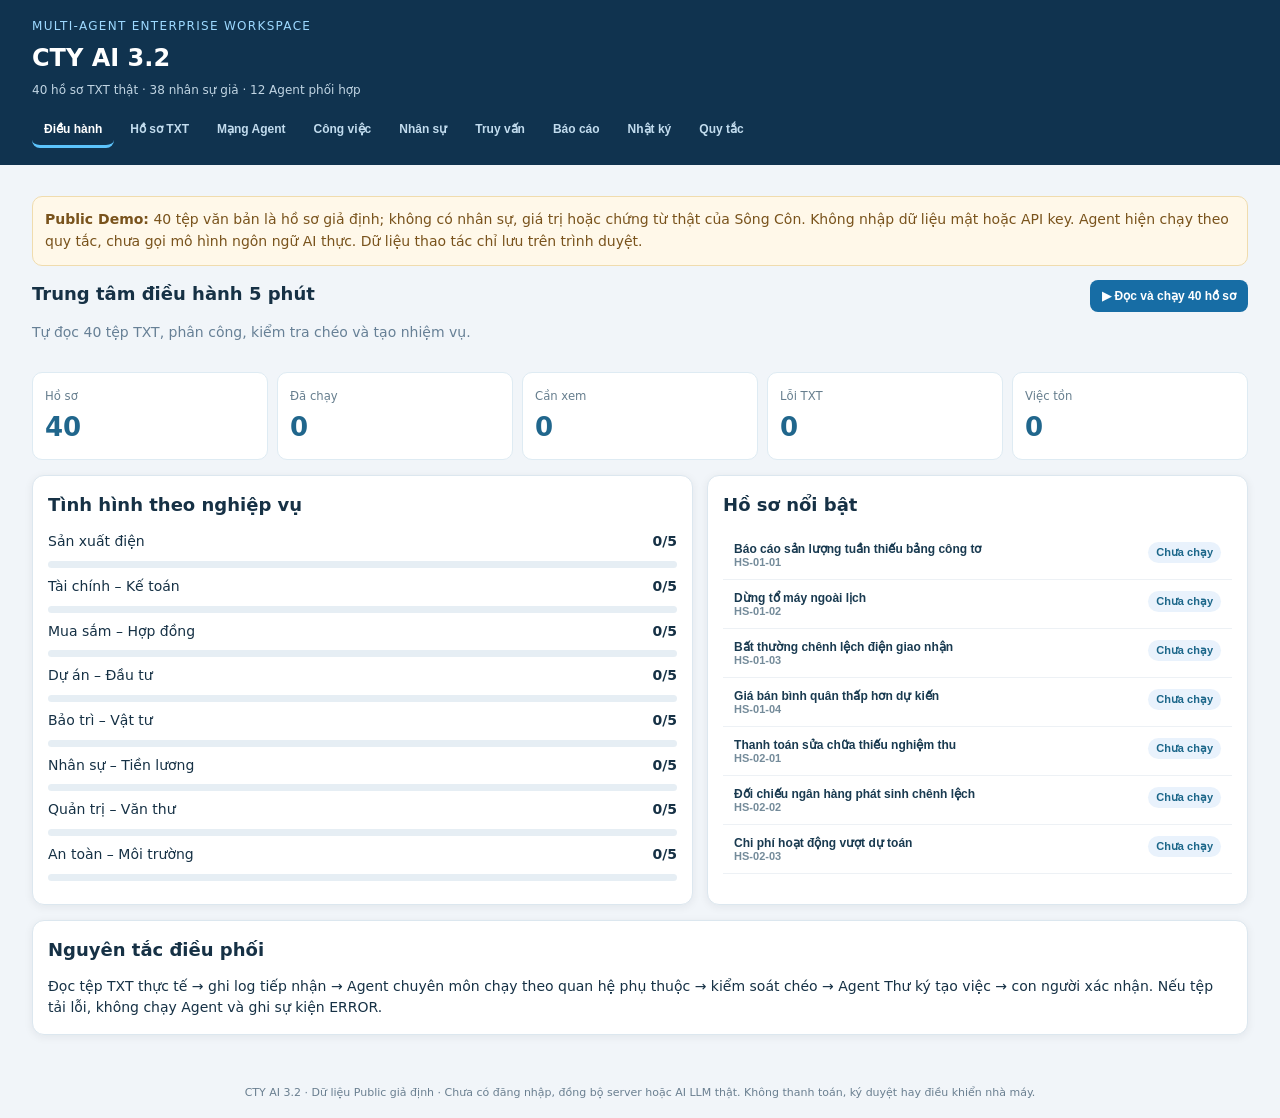
<file: cty-ai-3-2/archive-40/index.html>
<!doctype html><html lang="vi"><head><meta charset="utf-8"><meta name="viewport" content="width=device-width,initial-scale=1"><title>CTY AI 3.2 | Agent và Hồ sơ TXT</title><style>
:root{font:14px/1.55 system-ui,-apple-system,Segoe UI,sans-serif;color:#163145;background:#f1f5f9}*{box-sizing:border-box}body{margin:0}header{background:#10334f;color:white}.wrap{max-width:1250px;margin:auto;padding:17px}h1{font-size:24px;margin:4px 0}h2{font-size:18px;margin:0 0 12px}h3{font-size:14px;margin:12px 0}.muted{color:#678096}.small{font-size:12px}.banner{background:#fff8e9;color:#79531c;border:1px solid #f0dcae;border-radius:10px;padding:12px;margin:14px 0}.nav{display:flex;gap:4px;overflow:auto}.nav button{background:transparent;border:0;border-bottom:3px solid transparent;color:#c2dcee;white-space:nowrap}.nav button.selected{border-color:#5cc4fc;color:white}.card{padding:15px;border:1px solid #dce7ef;border-radius:12px;background:white;margin:0 0 15px;box-shadow:0 2px 10px #1231}.grid{display:grid;grid-template-columns:1.1fr .9fr;gap:14px}.metrics{display:grid;grid-template-columns:repeat(5,1fr);gap:9px;margin:15px 0}.metric{background:white;border:1px solid #deebf3;border-radius:10px;padding:12px}.metric strong{display:block;font-size:26px;color:#20668c}.metric small{color:#667e8e}button{border:0;border-radius:8px;padding:9px 12px;background:#176da5;color:white;cursor:pointer;font-weight:600;font-size:12px}button.alt{background:#e6f1f7;color:#225f80}button.warn{background:#fff0e9;color:#994a2c}button:disabled{opacity:.4}input,select,textarea{font:inherit;border:1px solid #cddfe9;background:white;border-radius:8px;padding:10px;color:#15354d;max-width:100%}input:not([type=checkbox]),select,textarea{width:100%;margin:5px 0 10px}textarea{min-height:90px}label{display:block;font-size:12px;font-weight:650}.actions{display:flex;gap:7px;flex-wrap:wrap;margin:12px 0}.flex{display:flex;justify-content:space-between;gap:12px;align-items:start}.pill{display:inline-block;padding:4px 8px;border-radius:20px;font-size:11px;background:#e9f2fc;color:#1b6689;white-space:nowrap}.pill.bad{background:#fff0e7;color:#a54a2c}.pill.good{background:#e8f9ee;color:#2a7952}.case{display:flex;width:100%;justify-content:space-between;gap:10px;padding:11px;text-align:left;background:white;color:#193a50;border-radius:0;border-bottom:1px solid #edf1f5}.case:hover,.case.active{background:#eef7fd}.case b,.case small{display:block}.case small{color:#748b9a;font-size:11px}.scroll{max-height:650px;overflow:auto}.agentgrid{display:grid;grid-template-columns:repeat(3,1fr);gap:8px}.agent{border:1px solid #dce6ee;background:#f8fbfe;padding:10px;border-radius:9px;font-size:12px}.agent b,.agent small{display:block}.agent small{color:#6f8495}.agent.done{border-color:#62b48f;background:#ecfaf2}.note{border-left:3px solid #3c8fbb;background:#f4f9fc;padding:10px;margin:8px 0;font-size:12px}.note.bad{border-color:#d39845;background:#fffaf0}.note b,.note small{display:block}.note small{color:#718493;margin-top:5px}.txt{max-height:410px;overflow:auto;background:#152e40;color:#e1f2fb;padding:12px;font-size:12px;border-radius:8px;white-space:pre-wrap;word-break:break-word}.line{display:grid;grid-template-columns:38px 1fr;gap:7px}.line i{font-style:normal;color:#83a7c2;text-align:right}.org{display:grid;grid-template-columns:repeat(3,1fr);gap:10px}.orgbox{border:1px solid #dce6ed;border-radius:10px;background:white;padding:12px}.orgbox>small,.orgbox>b{display:block}.orgbox small{color:#6b8294}.person{border-top:1px solid #e7edf3;padding:7px 0}.task{display:flex;gap:8px;border-bottom:1px solid #ebf0f3;padding:10px}.task input{margin-top:4px}.task small{display:block;color:#7790a0}.bar{height:7px;background:#e6eef4;border-radius:20px;overflow:hidden;margin:8px 0}.bar i{display:block;background:#287fa9;height:100%}.page[hidden]{display:none}.tabnav{margin-top:14px}table{border-collapse:collapse;width:100%;font-size:12px}th,td{padding:9px;border-bottom:1px solid #e1e9ee;text-align:left}th{background:#f2f7fa}.tablewrap{overflow-x:auto}footer{text-align:center;color:#6a7f90;font-size:11px}.toast{position:fixed;bottom:18px;right:18px;max-width:360px;padding:14px;border-radius:9px;background:#173852;color:#fff;font-size:12px;z-index:100}.toast[hidden]{display:none}
@media(max-width:850px){.grid{grid-template-columns:1fr}.metrics{grid-template-columns:repeat(3,1fr)}.org{grid-template-columns:repeat(2,1fr)}}@media(max-width:550px){.metrics,.agentgrid,.org{grid-template-columns:repeat(2,1fr)}.wrap{padding:11px}h1{font-size:20px}}@media print{header,.banner,.actions,button,footer{display:none!important}.page{display:none!important}#p-reports{display:block!important}.card{box-shadow:none}}
</style></head><body><header><div class="wrap"><div class="small" style="color:#9dd9ff;letter-spacing:1.3px">MULTI-AGENT ENTERPRISE WORKSPACE</div><h1>CTY AI 3.2</h1><div class="small" style="color:#c1d5e3">40 hồ sơ TXT thật · 38 nhân sự giả · 12 Agent phối hợp</div><nav class="nav tabnav"><button class="selected" data-tab="dashboard">Điều hành</button><button data-tab="cases">Hồ sơ TXT</button><button data-tab="agents">Mạng Agent</button><button data-tab="tasks">Công việc</button><button data-tab="people">Nhân sự</button><button data-tab="query">Truy vấn</button><button data-tab="reports">Báo cáo</button><button data-tab="logs">Nhật ký</button><button data-tab="rules">Quy tắc</button></nav></div></header>
<main class="wrap"><div class="banner"><b>Public Demo:</b> 40 tệp văn bản là hồ sơ giả định; không có nhân sự, giá trị hoặc chứng từ thật của Sông Côn. Không nhập dữ liệu mật hoặc API key. Agent hiện chạy theo quy tắc, chưa gọi mô hình ngôn ngữ AI thực. Dữ liệu thao tác chỉ lưu trên trình duyệt.</div><div id="loading" class="card">Đang tải manifest.json từ GitHub Pages…</div>
<section class="page" id="p-dashboard"><div class="flex"><div><h2>Trung tâm điều hành 5 phút</h2><p class="muted">Tự đọc 40 tệp TXT, phân công, kiểm tra chéo và tạo nhiệm vụ.</p></div><button data-act="all">▶ Đọc và chạy 40 hồ sơ</button></div><div id="metrics" class="metrics"></div><div class="grid"><div class="card"><h2>Tình hình theo nghiệp vụ</h2><div id="overview"></div></div><div class="card"><h2>Hồ sơ nổi bật</h2><div id="highlights"></div></div></div><div class="card"><h2>Nguyên tắc điều phối</h2>Đọc tệp TXT thực tế → ghi log tiếp nhận → Agent chuyên môn chạy theo quan hệ phụ thuộc → kiểm soát chéo → Agent Thư ký tạo việc → con người xác nhận. Nếu tệp tải lỗi, không chạy Agent và ghi sự kiện ERROR.</div></section>
<section class="page" id="p-cases" hidden><h2>40 hồ sơ có tệp văn bản</h2><div class="grid"><div><div class="card"><input id="search" placeholder="Tìm hồ sơ, người phụ trách…"><select id="domain"></select><select id="status"><option value="">Mọi trạng thái</option><option value="new">Chưa chạy</option><option value="running">Đang chạy</option><option value="review">Cần rà soát</option><option value="done">Đã chạy</option><option value="failed">Lỗi đọc tệp</option></select><div id="caseCount" class="small muted"></div><div id="caselist" class="scroll"></div></div><div class="card"><h2>Thêm tệp TXT giả trên thiết bị</h2><input id="upload" type="file" accept=".txt,text/plain"><select id="uploadDept"></select><button id="add">+ Nhập TXT</button><p class="small muted">Chỉ nhận dữ liệu giả; tệp không được tải lên kho GitHub.</p></div></div><div><div id="detail" class="card"></div><div class="card"><h2>Nội dung TXT có số dòng</h2><div id="txtInfo" class="small muted"></div><div id="txtPreview" class="txt">Chưa đọc tệp.</div></div><div class="card"><h2>Kết luận, nguồn và nhật ký</h2><div id="results"></div><div id="caseEvents"></div></div></div></div></section>
<section class="page" id="p-agents" hidden><h2>Đồ thị phụ thuộc 12 Agent</h2><p class="muted">Các Agent chỉ trao đổi kết quả qua cùng mã hồ sơ; không trao quyền phê duyệt.</p><div id="agentGrid" class="agentgrid"></div><div class="card" id="agentInfo" style="margin-top:15px"></div></section>
<section class="page" id="p-tasks" hidden><h2>Đầu việc tự sinh và theo dõi</h2><div id="taskCount" class="small muted"></div><div class="card" id="tasks"></div><button data-act="taskcsv">Xuất công việc CSV</button></section>
<section class="page" id="p-people" hidden><h2>Cơ cấu nhân sự hư cấu</h2><p class="muted">Tổng Giám đốc, Phó Tổng Giám đốc, Kế toán trưởng; 6 đơn vị mô phỏng, mỗi đơn vị có trưởng và 5 nhân viên.</p><div id="execs" class="card"></div><div id="org" class="org"></div></section>
<section class="page" id="p-query" hidden><h2>Truy vấn tiếng Việt cơ bản</h2><div class="grid"><div class="card"><input id="question" placeholder="Hồ sơ thiếu nghiệm thu?"><div class="actions"><button data-act="ask">Truy vấn</button><button data-act="qcsv" class="alt">Xuất kết quả CSV</button></div><div id="answer"></div></div><div class="card"><h2>Câu hỏi mẫu</h2><div id="examples"></div><p class="small muted">Tìm trên chỉ mục hồ sơ và phần nội dung TXT đã được đọc; chạy tất cả để truy vấn toàn văn.</p></div></div></section>
<section class="page" id="p-reports" hidden><div class="flex"><h2>Báo cáo quản trị từ dữ liệu mô phỏng</h2><div class="actions"><button data-act="csv">Xuất CSV</button><button data-act="json" class="alt">Xuất JSON</button><button data-act="print" class="alt">In / PDF</button></div></div><div id="reportMetrics" class="metrics"></div><div class="grid"><div class="card"><h2>Theo đơn vị</h2><div id="rDepartments"></div></div><div class="card"><h2>Hoạt động Agent</h2><div id="rAgents"></div></div></div><div class="card"><h2>Danh sách hồ sơ và cảnh báo</h2><div id="rCases"></div></div></section>
<section class="page" id="p-logs" hidden><h2>Nhật ký xử lý có thể xuất</h2><div class="actions"><button data-act="logcsv">Xuất Log CSV</button><button data-act="backup" class="alt">Sao lưu JSON</button><button data-act="reset" class="warn">Xóa dữ liệu demo trên máy</button></div><div class="card"><select id="logType"><option value="">Mọi loại</option><option>INGEST</option><option>AGENT</option><option>HANDOFF</option><option>FINDING</option><option>TASK</option><option>REVIEW</option><option>ERROR</option></select><input id="logSearch" placeholder="Lọc mã hồ sơ"><div id="logCount" class="small muted"></div><div id="logList" class="scroll"></div></div><div class="card"><h2>Khôi phục JSON</h2><input type="file" id="restore" accept=".json,application/json"></div></section>
<section class="page" id="p-rules" hidden><h2>Sổ tay quy tắc thận trọng</h2><div class="banner">QĐ29 năm 2025 đã được rà chọn lọc trang quan trọng. Quy chế tài chính tìm thấy là QĐ21 ngày 06/12/2024, chưa xác minh hiệu lực và không được tự đổi tên thành quy chế năm 2025. Dữ liệu TXT giả không thể chứng minh đã đủ hồ sơ.</div><div id="ruleList"></div></section>
</main><footer class="wrap">CTY AI 3.2 · Dữ liệu Public giả định · Chưa có đăng nhập, đồng bộ server hoặc AI LLM thật. Không thanh toán, ký duyệt hay điều khiển nhà máy.</footer><div id="toast" class="toast" hidden></div>
<script>
(function(){"use strict";
const $=id=>document.getElementById(id), esc=x=>String(x??"").replace(/[&<>"']/g,c=>({"&":"&amp;","<":"&lt;",">":"&gt;",'"':"&quot;","'":"&#39;"}[c]));
const AGENTS=[
["production","Vận hành",["production_gap","safety_incident","reconcile_gap","price_variance"]],
["finance","Tài chính",["reconcile_gap","budget_overrun","price_variance","low_saving","late_deadline"]],
["accounting","Kế toán",["missing_acceptance","missing_invoice","reconcile_gap","missing_contract"]],
["procurement","Mua sắm",["missing_approval","missing_selection","missing_contract","missing_acceptance","low_saving"]],
["legal","Pháp chế",["missing_approval","missing_selection","missing_contract","no_owner"]],
["project","Đầu tư",["late_deadline","budget_overrun","missing_forecast","missing_acceptance"]],
["maintenance","Bảo trì",["late_deadline","safety_incident","reconcile_gap","budget_overrun"]],
["hr","Nhân sự",["reconcile_gap","missing_approval","missing_invoice"]],
["records","Văn thư",["no_owner","missing_record","reconcile_gap"]],
["safety","An toàn",["safety_incident","missing_record","no_owner","late_deadline"]],
["audit","Kiểm soát chéo",[]],
["secretary","Thư ký",[]]
];const AM=Object.fromEntries(AGENTS.map(a=>[a[0],a]));
const FLAGS={
production_gap:"Sản lượng lệch kế hoạch cần dữ liệu đo xác thực",
safety_incident:"Tình huống an toàn cần người vận hành hoặc phụ trách xác minh",
reconcile_gap:"Có chênh lệch giữa hai nguồn cần đối soát",
price_variance:"Biến động doanh thu hoặc giá cần phân tích nguyên nhân",
missing_acceptance:"Thiếu hoặc chưa xác minh nghiệm thu",
missing_invoice:"Thiếu hóa đơn/chứng từ hợp lệ",
missing_approval:"Chưa có bằng chứng phê duyệt theo thẩm quyền",
missing_contract:"Thiếu hợp đồng hoặc bản hợp đồng ký",
missing_selection:"Thiếu kết quả lựa chọn nhà thầu trước ký hợp đồng",
low_saving:"Tỷ lệ tiết kiệm chỉ định thầu theo dữ liệu giả dưới 5%",
late_deadline:"Có mốc quá hạn hoặc chậm tiến độ",
budget_overrun:"Giá trị có dấu hiệu vượt ngân sách/dự toán",
missing_forecast:"Thiếu giả định phân tích hiệu quả và dự báo",
no_owner:"Chưa xác định người chịu trách nhiệm",
missing_record:"Thiếu biên bản, hồ sơ hoặc lịch sử"
};
const FLOWS={
production:[["production",[]],["maintenance",[]],["finance",["production"]],["safety",["production"]],["audit",["production","maintenance","finance","safety"]],["secretary",["audit"]]],
finance:[["accounting",[]],["finance",[]],["legal",["finance"]],["audit",["accounting","finance","legal"]],["secretary",["audit"]]],
procurement:[["procurement",[]],["finance",[]],["legal",["procurement"]],["accounting",["procurement","legal"]],["audit",["procurement","finance","legal","accounting"]],["secretary",["audit"]]],
project:[["project",[]],["finance",[]],["legal",["project"]],["safety",["project"]],["audit",["project","finance","legal","safety"]],["secretary",["audit"]]],
maintenance:[["maintenance",[]],["production",[]],["procurement",[]],["safety",["maintenance"]],["finance",["procurement"]],["audit",["maintenance","production","procurement","safety","finance"]],["secretary",["audit"]]],
hr:[["hr",[]],["finance",[]],["accounting",["hr"]],["legal",["hr"]],["audit",["hr","finance","accounting","legal"]],["secretary",["audit"]]],
governance:[["records",[]],["legal",[]],["finance",["records"]],["audit",["records","legal","finance"]],["secretary",["audit"]]],
safety:[["safety",[]],["production",[]],["maintenance",["safety"]],["records",["safety"]],["audit",["safety","production","maintenance","records"]],["secretary",["audit"]]]
};
const RULES=[["QĐ29/2025 Điều 3–7","Kế hoạch mua sắm, dự toán, kế hoạch lựa chọn nhà thầu; kiểm tra điều kiện/ngoại lệ từng trường hợp"],["QĐ29/2025 Điều 8,13","Tổ thẩm định và tổ mua sắm phải tách vai trò theo phạm vi quy định"],["QĐ29/2025 Điều 14,20","Kiểm tra quyết định kết quả lựa chọn trước khi ký hợp đồng thuộc phạm vi"],["QĐ29/2025 Điều 17","Trong quy trình chỉ định thầu: thương thảo tiết kiệm tối thiểu 5% giá gói thầu (theo điều khoản được đọc chọn lọc)"],["QĐ29/2025 Điều 19","Mua nhỏ lẻ dưới 5 triệu, từ 5 đến dưới 20 triệu, từ 20 đến dưới 100 triệu có trình tự khác nhau"],["QĐ29/2025 Điều 21","Bộ phận Thư ký kiểm tra nội dung hợp đồng trước ký"],["QĐ21/2024 Điều 16,20,21,26","Theo dõi công nợ, chứng từ, chi phí và kế toán; CHỜ xác minh hiệu lực"],["QĐ21/2024 Điều 17,25,27","Kiểm kê, kế hoạch và báo cáo tài chính; CHỜ xác minh hiệu lực"]];
const K="cty-ai-32-storage", empty=()=>({version:32,runs:{},tasks:[],events:[],manual:[]});
let db=empty(),M=null,current="dashboard",chosen=null,agentFocus="audit",search="",domain="",status="",cache=new Map(),queryRows=[];
try{let s=JSON.parse(localStorage.getItem(K)||"null");if(s&&s.version===32&&s.runs&&Array.isArray(s.tasks)&&Array.isArray(s.events))db=s}catch(e){}
function save(){try{localStorage.setItem(K,JSON.stringify(db))}catch(e){notice("Bộ nhớ đầy, hãy xuất JSON.")}}
function notice(s){$("toast").textContent=s;$("toast").hidden=false;clearTimeout(window.__tm);window.__tm=setTimeout(()=>$("toast").hidden=true,3900)}
function cases(){return (M?.cases||[]).concat(db.manual||[])}
function get(id){return cases().find(c=>c.id===id)}
function state(c){return db.runs[c.id]||(db.runs[c.id]={status:"new",results:{},events:[],review:"",completed:""})}
function log(c,type,from,to,msg,evidence){const e={caseId:c.id,type,from,to,msg,evidence:evidence||null,at:new Date().toISOString()};db.events.push(e);state(c).events.push(e)}
function info(txt){const lines=txt.split(/\r?\n/),getField=(name)=>{const a=lines.find(x=>x.startsWith(name+":"));return a?a.slice(name.length+1).trim():""};
const value=getField("Cờ tình huống").replace(/\.$/,"");return {flag:FLAGS[value]?value:"",title:getField("TÊN HỒ SƠ"),id:getField("MÃ HỒ SƠ"),amount:Number(getField("GIÁ TRỊ GIẢ ĐỊNH (TRIỆU ĐỒNG)")||0),lines:lines.length}}
async function read(c){if(cache.has(c.id))return cache.get(c.id);
let text;if(c.inline){text=c.inline}else{let response=await fetch(c.file,{cache:"no-cache"});if(!response.ok)throw Error("HTTP "+response.status+" "+c.file);text=await response.text()}
if(!text.includes("MÃ HỒ SƠ: "+c.id)||text.length<250)throw Error("Tệp TXT không khớp mã hoặc không đủ nội dung");
let doc={text,info:info(text)};cache.set(c.id,doc);
log(c,"INGEST","TXT","Điều phối","Đọc tệp "+(c.file||"local")+"; "+doc.info.lines+" dòng",{file:c.file||"local",line:2});save();return doc}
function source(c,txt,flag){const lines=txt.split(/\r?\n/);let hits=[];for(let i=0;i<lines.length;i++){if(lines[i].includes("Cờ tình huống:")||lines[i].includes("Chưa xác minh")||lines[i].includes("Giá gói thầu"))hits.push({file:c.file||"local",line:i+1,text:lines[i]})}return hits.slice(0,3)}
function next(c){return(FLOWS[c.domain]||FLOWS.governance).find(n=>!state(c).results[n[0]]&&n[1].every(d=>state(c).results[d]))}
function step(c,doc){let n=next(c);if(!n)return false;let id=n[0],s=state(c),out=[];
for(let d of n[1])log(c,"HANDOFF",d,id,"Bàn giao kết quả từ "+AM[d][1]+" cho "+AM[id][1]);
if(id==="audit"){let found=Object.values(s.results).flatMap(r=>r.issues||[]);out=found.filter((x,i)=>found.findIndex(y=>y.code===x.code)===i)}
else if(id==="secretary"){out=s.results.audit?.issues||[];for(let v of out){let tid=c.id+":"+v.code;if(!db.tasks.find(t=>t.id===tid)){db.tasks.push({id:tid,caseId:c.id,owner:c.owner,title:v.text,done:false});log(c,"TASK","secretary",c.owner,"Tạo việc: "+v.text)}}}
else{if(doc.info.flag&&AM[id][2].includes(doc.info.flag))out.push({code:doc.info.flag,text:FLAGS[doc.info.flag],evidence:source(c,doc.text,doc.info.flag)});
if(id==="procurement"&&c.domain==="procurement"&&/Giá gói thầu 500 triệu, giá thương thảo 485 triệu/.test(doc.text)&&!out.some(x=>x.code==="low_saving"))out.push({code:"low_saving",text:"Giá 500 triệu, thương thảo 485 triệu = tiết kiệm 3%, cần đối chiếu Điều 17 QĐ29",evidence:source(c,doc.text,"Giá gói thầu")})}
let message=out.length?"Phát hiện "+out.length+" vấn đề cần kiểm tra":"Không có cảnh báo theo checklist mẫu; chưa xác minh hợp lệ";
if(id==="audit")message="Đối chiếu chéo kết quả, có "+out.length+" nhóm cảnh báo";
if(id==="secretary")message="Tạo "+out.length+" nhóm yêu cầu theo dõi và chuyển người phụ trách";
s.results[id]={id,at:new Date().toISOString(),deps:n[1],message,issues:out};
log(c,"AGENT",id,"Hồ sơ chung",message);if(out.length)log(c,"FINDING",id,"Kiểm soát",out.map(v=>v.code).join(", "),out[0].evidence?.[0]);
if(!next(c)){s.status=out.length?"review":"done";s.completed=new Date().toISOString();log(c,"REVIEW","Điều phối","Người quản lý","Hoàn thành xử lý theo quy tắc; cần người kiểm tra trước quyết định")}else s.status="running";return true}
async function run(c,single){let s=state(c);try{let doc=await read(c);if(single){step(c,doc)}else{let i=0;while(next(c)){step(c,doc);if(++i>25)throw Error("Vòng lặp Agent")}}save();return true}catch(e){s.status="failed";log(c,"ERROR","Loader","Người xử lý",e.message);save();return false}}
async function runAll(){let queue=cases().filter(c=>!state(c).completed),done=0;$("loading").hidden=false;let pos=0;
async function worker(){while(pos<queue.length){let c=queue[pos++];await run(c,false);done++;$("loading").textContent="Đã xử lý "+done+"/"+queue.length+" tệp TXT..."}}
await Promise.all(Array.from({length:Math.min(5,queue.length||1)},()=>worker()));$("loading").hidden=true;render();notice("Đã chạy "+done+" hồ sơ; xem hồ sơ lỗi nếu có.")}
function count(s){return cases().filter(c=>state(c).status===s).length}
function label(c){let status=state(c).status;return status==="review"?"Cần kiểm tra":status==="done"?"Đã chạy":status==="failed"?"Lỗi TXT":status==="running"?"Đang xử lý":"Chưa chạy"}
function badge(c){let k=state(c).status;return '<span class="pill '+(k==="review"||k==="failed"?"bad":k==="done"?"good":"")+'">'+esc(label(c))+'</span>'}
function table(rows){return '<div class="tablewrap"><table>'+rows.map((r,i)=>'<tr>'+r.map(x=>(i?"<td>":"<th>")+esc(x)+(i?"</td>":"</th>")).join("")+'</tr>').join("")+'</table></div>'}
function show(page){current=page;document.querySelectorAll("[data-tab]").forEach(x=>x.classList.toggle("selected",x.dataset.tab===page));document.querySelectorAll(".page").forEach(x=>x.hidden=x.id!=="p-"+page);render();window.scrollTo({top:0,behavior:"smooth"})}
function render(){if(!M)return;
let all=cases(),completed=all.filter(c=>state(c).completed);
$("metrics").innerHTML=[["Hồ sơ",all.length],["Đã chạy",completed.length],["Cần xem",count("review")],["Lỗi TXT",count("failed")],["Việc tồn",db.tasks.filter(t=>!t.done).length]].map(x=>'<div class="metric"><small>'+x[0]+'</small><strong>'+x[1]+'</strong></div>').join("");
let cats=[...new Map(all.map(c=>[c.domain,c.domainName]))];
$("overview").innerHTML=cats.map(a=>'<div class="flex"><span>'+esc(a[1])+'</span><b>'+all.filter(c=>c.domain===a[0]&&state(c).completed).length+'/'+all.filter(c=>c.domain===a[0]).length+'</b></div><div class="bar"><i style="width:'+(100*all.filter(c=>c.domain===a[0]&&state(c).completed).length/(all.filter(c=>c.domain===a[0]).length||1))+'%"></i></div>').join("");
$("highlights").innerHTML=all.filter(c=>c.flag).slice(0,7).map(c=>'<button class="case" data-open="'+esc(c.id)+'"><span><b>'+esc(c.title)+'</b><small>'+esc(c.id)+'</small></span>'+badge(c)+'</button>').join("");
let filtered=all.filter(c=>(!search||(c.title+" "+c.owner+" "+c.id).toLowerCase().includes(search))&&(!domain||c.domain===domain)&&(!status||state(c).status===status));
$("caseCount").textContent=filtered.length+" hồ sơ";
$("caselist").innerHTML=filtered.map(c=>'<button class="case '+(chosen===c.id?"active":"")+'" data-open="'+esc(c.id)+'"><span><b>'+esc(c.title)+'</b><small>'+esc(c.id)+' · '+esc(c.owner)+'</small></span>'+badge(c)+'</button>').join("");
let c=get(chosen);if(c)renderCase(c);
$("agentGrid").innerHTML=AGENTS.map(a=>'<button class="agent '+(agentFocus===a[0]?"done":"")+'" data-agent="'+a[0]+'"><b>'+esc(a[1])+'</b><small>'+all.filter(c=>state(c).results[a[0]]).length+' lượt chạy</small></button>').join("");
renderAgent();
$("taskCount").textContent=db.tasks.filter(t=>!t.done).length+" việc chưa hoàn thành";
$("tasks").innerHTML=db.tasks.length?db.tasks.map(t=>'<label class="task"><input type="checkbox" data-task="'+esc(t.id)+'" '+(t.done?"checked":"")+'><span><b>'+esc(t.title)+'</b><small>'+esc(t.caseId)+' · '+esc(t.owner)+'</small></span></label>').join(""):'<p class="muted">Chưa có việc: chạy Agent trước.</p>';
$("execs").innerHTML=M.execs.map(x=>'<div class="person"><b>'+esc(x.name)+'</b><small>'+esc(x.role)+' – giả định</small></div>').join("");
$("org").innerHTML=M.departments.map(d=>'<div class="orgbox"><b>'+esc(d.name)+'</b><small>'+esc(d.leader)+' · '+esc(d.leaderRole)+'</small>'+d.staff.map(p=>'<div class="person">'+esc(p)+'<small>Nhân viên giả</small></div>').join("")+'</div>').join("");
$("reportMetrics").innerHTML=[["Hồ sơ",all.length],["Đã chạy",completed.length],["Cần rà soát",count("review")],["Lượt Agent",all.reduce((n,c)=>n+Object.keys(state(c).results).length,0)],["Handoff",db.events.filter(e=>e.type==="HANDOFF").length]].map(x=>'<div class="metric"><small>'+x[0]+'</small><strong>'+x[1]+'</strong></div>').join("");
$("rDepartments").innerHTML=table([["Đơn vị","Số hồ sơ","Đã xử lý"],...M.departments.map(d=>[d.name,all.filter(c=>c.dept===d.code).length,all.filter(c=>c.dept===d.code&&state(c).completed).length])]);
$("rAgents").innerHTML=table([["Agent","Lượt chạy"],...AGENTS.map(a=>[a[1],all.filter(c=>state(c).results[a[0]]).length])]);
$("rCases").innerHTML=table([["Mã","Hồ sơ","Trạng thái","Cảnh báo"],...all.map(c=>[c.id,c.title,label(c),state(c).results.audit?.issues?.length||0])]);
renderLogs()}
function renderCase(c){
const s=state(c),doc=cache.get(c.id);
$("detail").innerHTML='<div class="flex"><div><small>'+esc(c.id)+' · '+esc(c.domainName)+'</small><h2>'+esc(c.title)+'</h2></div>'+badge(c)+'</div><p>Người phụ trách giả: <b>'+esc(c.owner)+'</b> | Giá trị giả: <b>'+Number(c.amount).toLocaleString("vi-VN")+' triệu đồng</b></p><small class="muted">Nguồn: '+esc(c.file||"Tệp trên thiết bị")+'</small><div class="actions"><button data-do="read">Đọc TXT</button><button data-do="step" class="alt">Chạy 1 Agent</button><button data-do="run">Chạy tất cả</button><button data-do="download" class="alt">Tải TXT</button><button data-do="report" class="alt">Xuất biên bản</button><button data-do="reset" class="warn">Chạy lại</button></div><label>Ý kiến người kiểm tra (chỉ demo)</label><textarea id="review">'+esc(s.review||"")+'</textarea><button data-do="review" class="alt">Lưu ý kiến</button>';
$("txtInfo").textContent=doc?"Đã tải và kiểm mã hồ sơ, "+doc.info.lines+" dòng":"Chưa tải tệp TXT trong phiên này.";
$("txtPreview").innerHTML=doc?doc.text.split(/\r?\n/).map((x,i)=>'<span class="line"><i>'+(i+1)+'</i><span>'+esc(x)+'</span></span>').join(""):"Chưa đọc tệp.";
$("results").innerHTML=(FLOWS[c.domain]||FLOWS.governance).map(a=>{let r=s.results[a[0]];return '<div class="note '+(r?.issues?.length?"bad":"")+'"><b>'+esc(AM[a[0]][1])+(r?" ✓":" ○")+'</b><span>'+esc(r?.message||"Chờ "+(a[1].length?a[1].map(i=>AM[i][1]).join(", "):"TXT"))+'</span>'+(r?.issues||[]).map(x=>'<div class="note bad">'+esc(x.text)+(x.evidence||[]).map(v=>'<small>Nguồn '+esc(v.file)+', dòng '+v.line+': '+esc(v.text)+'</small>').join("")+'</div>').join("")+'</div>'}).join("");
$("caseEvents").innerHTML='<h3>Nhật ký '+s.events.length+' sự kiện</h3>'+s.events.slice(-30).reverse().map(e=>'<div class="note"><b>'+esc(e.type)+' · '+esc(e.from)+' → '+esc(e.to)+'</b>'+esc(e.msg)+'<small>'+new Date(e.at).toLocaleString("vi-VN")+'</small></div>').join("")}
function renderAgent(){let a=AM[agentFocus];let edges=[];Object.entries(FLOWS).forEach(([domain,nodes])=>nodes.forEach(([id,deps])=>{if(id===agentFocus)deps.forEach(x=>edges.push(AM[x][1]+" → "+a[1]+" ["+domain+"]"));if(deps.includes(agentFocus))edges.push(a[1]+" → "+AM[id][1]+" ["+domain+"]")}));$("agentInfo").innerHTML="<h2>"+esc(a[1])+"</h2><p>Nhận kết quả theo quan hệ phụ thuộc, ghi log trong cùng hồ sơ. Vai trò mô phỏng, không được tự phê duyệt.</p>"+[...new Set(edges)].map(x=>'<div class="note">'+esc(x)+'</div>').join("")}
function renderLogs(){let t=$("logType").value,x=$("logSearch").value.toLowerCase();let arr=db.events.filter(e=>(!t||e.type===t)&&(!x||e.caseId.toLowerCase().includes(x)));$("logCount").textContent=arr.length+" sự kiện, hiển thị 200 gần nhất";$("logList").innerHTML=arr.slice(-200).reverse().map(e=>'<div class="note '+(e.type==="ERROR"?"bad":"")+'"><b>'+esc(e.caseId)+' · '+esc(e.type)+' · '+esc(e.from)+' → '+esc(e.to)+'</b>'+esc(e.msg)+'<small>'+new Date(e.at).toLocaleString("vi-VN")+'</small></div>').join("")}
function csv(rows){return"\ufeff"+rows.map(r=>r.map(x=>'"'+String(x??"").replace(/"/g,'""')+'"').join(",")).join("\r\n")}
function download(name,contents,mime){let b=new Blob([contents],{type:mime||"text/plain;charset=utf-8"}),a=document.createElement("a");a.href=URL.createObjectURL(b);a.download=name;document.body.appendChild(a);a.click();a.remove();setTimeout(()=>URL.revokeObjectURL(a.href),1000)}
function report(kind){let r=[["Mã","Hồ sơ","Đơn vị","Người phụ trách","Giá trị giả","Trạng thái","Cảnh báo"],...cases().map(c=>[c.id,c.title,c.dept,c.owner,c.amount,label(c),state(c).results.audit?.issues?.length||0])];if(kind==="json")download("CTY-AI-3.2-bao-cao.json",JSON.stringify(r,null,2),"application/json");else download("CTY-AI-3.2-bao-cao.csv",csv(r),"text/csv;charset=utf-8")}
function query(text){let q=String(text||"").toLowerCase(),all=cases(),rows=[],head=["Mã","Tên","Trạng thái"];if(q.includes("kế toán trưởng"))rows=[["NHÂN SỰ",M.departments.find(d=>d.code==="TCKT")?.leader,"Tên giả"]];
else if(q.includes("bàn giao"))rows=[["HANDOFF","Tổng lượt",db.events.filter(e=>e.type==="HANDOFF").length]];
else if(q.includes("công việc"))rows=db.tasks.map(t=>[t.caseId,t.title,t.done?"Đã ghi nhận":"Chưa hoàn thành"]);
else if(q.includes("phòng")||q.includes("đơn vị"))rows=M.departments.map(d=>[d.code,d.name,cases().filter(c=>c.dept===d.code).length]);
else if(q.includes("trị giá")||q.includes("giá trị"))rows=all.filter(c=>!q.includes("mua sắm")||c.domain==="procurement").map(c=>[c.id,c.title,c.amount+" triệu"]);
else if(q.includes("chưa")&&q.includes("xử lý"))rows=all.filter(c=>!state(c).completed).map(c=>[c.id,c.title,label(c)]);
else{let normalized=q.normalize("NFD").replace(/[\u0300-\u036f]/g,"").replace(/đ/g,"d"),terms=normalized.split(/\s+/).filter(x=>x.length>4&&!["nhung","nhieu","trong","thieu"].includes(x));rows=all.filter(c=>{let v=(c.title+" "+(cache.get(c.id)?.text||"")+" "+(FLAGS[c.flag]||"")).normalize("NFD").replace(/[\u0300-\u036f]/g,"").replace(/đ/g,"d").toLowerCase();return terms.some(t=>v.includes(t))}).map(c=>[c.id,c.title,label(c)])}
queryRows=[head,...rows];$("answer").innerHTML='<div class="banner">Nguồn demo TXT/metadata và trạng thái Agent trong trình duyệt. Chưa tìm mọi tệp chưa được tải.</div><h3>'+rows.length+' kết quả</h3>'+table(queryRows)}
async function caseAction(act){let c=get(chosen);if(!c)return;if(act==="read"){try{await read(c)}catch(e){state(c).status="failed";log(c,"ERROR","Loader","Người quản lý",e.message);notice(e.message)}}
if(act==="run")await run(c,false);if(act==="step")await run(c,true);
if(act==="reset"){delete db.runs[c.id];db.events=db.events.filter(e=>e.caseId!==c.id);db.tasks=db.tasks.filter(t=>t.caseId!==c.id)}
if(act==="download"){try{let d=await read(c);download(c.id+".txt",d.text)}catch(e){notice(e.message)}}
if(act==="report"){let s=state(c);download(c.id+"-bien-ban.txt",["CTY AI 3.2 — BIÊN BẢN MÔ PHỎNG",c.id,c.title,...Object.values(s.results).flatMap(x=>[AM[x.id][1]+": "+x.message,...(x.issues||[]).map(z=>z.text)]),"Ý kiến: "+s.review,"Không phải báo cáo kiểm toán/chấp thuận hợp pháp."].join("\n"))}
if(act==="review"){state(c).review=$("review").value;log(c,"REVIEW","Người phụ trách","Thư ký",state(c).review||"Đã ghi nhận ý kiến")}
save();render()}
async function addLocal(){let f=$("upload").files?.[0];if(!f){notice("Chọn TXT trước.");return}if(f.size>100000){notice("Tệp tối đa 100KB");return}let id="LOCAL-"+Date.now(),raw=await f.text();if(raw.length<250){notice("TXT cần ít nhất 250 ký tự");return}raw=raw.replace(/^MÃ HỒ SƠ:.*/m,"MÃ HỒ SƠ: "+id);if(!raw.includes("MÃ HỒ SƠ: "+id))raw="MÃ HỒ SƠ: "+id+"\n"+raw;let dept=$("uploadDept").value;let c={id,title:f.name,owner:M.departments.find(d=>d.code===dept)?.staff[0]||"Nhân viên giả",dept,domain:"governance",domainName:"Hồ sơ local",amount:0,flag:"",file:"local:"+f.name,inline:raw};db.manual.push(c);chosen=id;save();show("cases");notice("Đã thêm TXT giả, lưu trong trình duyệt")}
function handler(e){let b=e.target.closest("button");if(!b)return;if(b.dataset.tab){show(b.dataset.tab);return}
if(b.dataset.open){chosen=b.dataset.open;show("cases");return}if(b.dataset.agent){agentFocus=b.dataset.agent;render();return}
if(b.dataset.do){caseAction(b.dataset.do);return}if(b.dataset.example){$("question").value=b.dataset.example;query(b.dataset.example);return}
let a=b.dataset.act;
if(a==="all")runAll();if(a==="ask")query($("question").value);if(a==="csv"||a==="json")report(a);if(a==="print")window.print();
if(a==="qcsv")download("CTY-AI-3.2-query.csv",csv(queryRows),"text/csv;charset=utf-8");
if(a==="taskcsv")download("CTY-AI-3.2-tasks.csv",csv([["Mã","Nội dung","Người phụ trách","Hoàn thành"],...db.tasks.map(t=>[t.caseId,t.title,t.owner,t.done])]),"text/csv;charset=utf-8");
if(a==="logcsv")download("CTY-AI-3.2-log.csv",csv([["Mã","Thời gian","Loại","Gửi","Nhận","Nội dung"],...db.events.map(x=>[x.caseId,x.at,x.type,x.from,x.to,x.msg])]),"text/csv;charset=utf-8");
if(a==="backup")download("CTY-AI-3.2-backup.json",JSON.stringify(db,null,2),"application/json");
if(a==="reset"&&confirm("Xóa trạng thái demo đang lưu trên máy?")){db=empty();save();render();notice("Đã đặt lại dữ liệu demo")}}
async function boot(){try{
let r=await fetch("manifest.json",{cache:"no-cache"});if(!r.ok)throw Error("HTTP "+r.status);M=await r.json();if(M.cases?.length!==40||M.departments?.length!==6)throw Error("Manifest không đúng số lượng 40/6");chosen=M.cases[0].id;
$("domain").innerHTML='<option value="">Tất cả lĩnh vực</option>'+[...new Map(M.cases.map(c=>[c.domain,c.domainName]))].map(x=>'<option value="'+esc(x[0])+'">'+esc(x[1])+'</option>').join("");
$("uploadDept").innerHTML=M.departments.map(d=>'<option value="'+esc(d.code)+'">'+esc(d.name)+'</option>').join("");
$("examples").innerHTML=["Hồ sơ thiếu nghiệm thu","Hồ sơ thiếu phê duyệt","Hồ sơ chưa xử lý","Giá trị mua sắm","Công việc chưa hoàn thành","Lượt bàn giao Agent","Kế toán trưởng giả","Hồ sơ an toàn"].map(x=>'<button class="case" data-example="'+esc(x)+'">'+esc(x)+'</button>').join("");
$("ruleList").innerHTML=RULES.map(x=>'<div class="card"><b>'+esc(x[0])+'</b><p>'+esc(x[1])+'</p></div>').join("");
document.addEventListener("click",handler);$("search").oninput=e=>{search=e.target.value.toLowerCase();render()};$("domain").onchange=e=>{domain=e.target.value;render()};$("status").onchange=e=>{status=e.target.value;render()};$("logType").onchange=renderLogs;$("logSearch").oninput=renderLogs;
$("tasks").onchange=e=>{let t=db.tasks.find(x=>x.id===e.target.dataset.task);if(t){t.done=e.target.checked;save();render()}};
$("add").onclick=addLocal;
$("restore").onchange=async e=>{let f=e.target.files?.[0];if(!f)return;try{if(f.size>1000000)throw Error("Backup quá lớn");let x=JSON.parse(await f.text());if(x.version!==32||!x.runs||!Array.isArray(x.events)||!Array.isArray(x.tasks)||!Array.isArray(x.manual))throw Error("Sai cấu trúc");if(confirm("Khôi phục sẽ thay dữ liệu hiện tại. Tiếp tục?")){db=x;save();render()}}catch(err){notice(err.message)}e.target.value=""};
$("loading").hidden=true;render();
}catch(e){$("loading").textContent="Không tải được manifest.json: "+e.message+". Kiểm tra GitHub Pages đã bật tại thư mục cty-ai-3-2."}}
window.CTY32={boot,run,runAll,read,step,get,cases,state,FLOWS,AGENTS,info,render};
boot();
})();
</script></body></html>
</file>
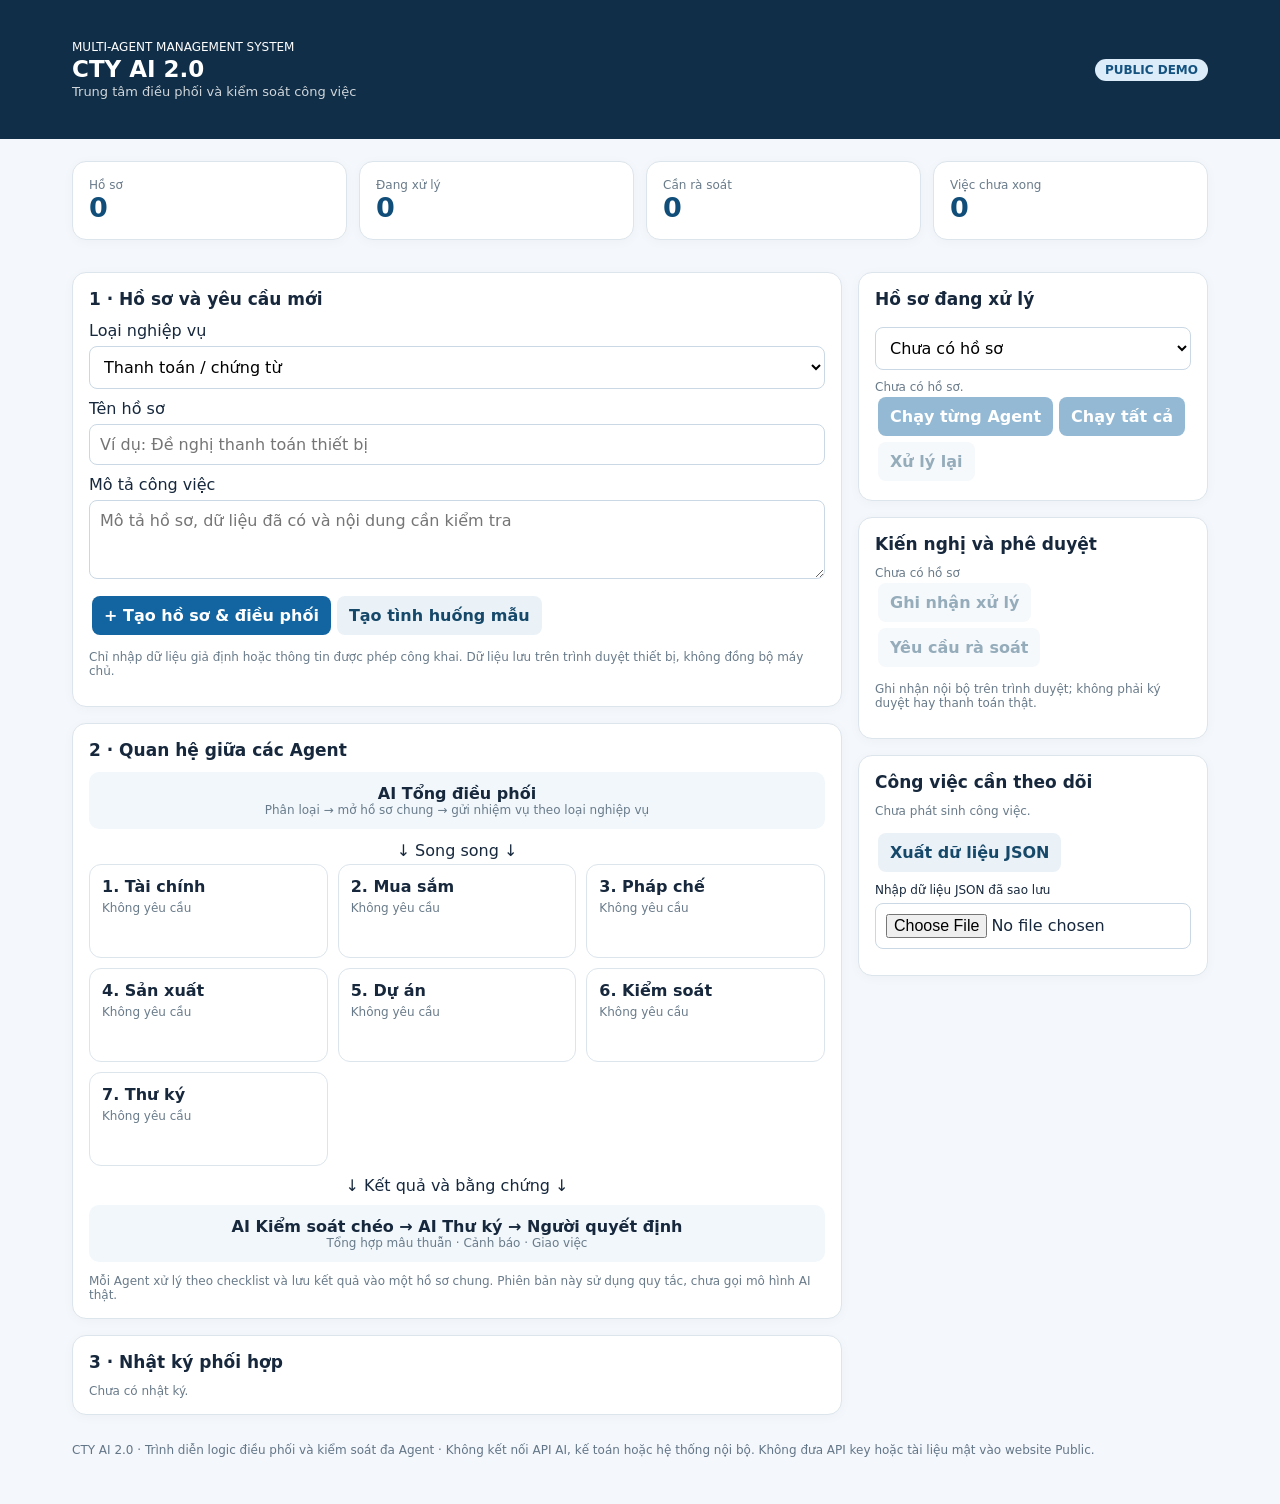
<file: cty-ai-2-0/legacy-v2.html>
<!doctype html>
<html lang="vi"><head><meta charset="utf-8"><meta name="viewport" content="width=device-width, initial-scale=1">
<title>CTY AI 2.0 | Multi-Agent Workspace</title>
<style>
:root{font-family:system-ui,-apple-system,Segoe UI,sans-serif;color:#17283d;background:#f4f7fb}*{box-sizing:border-box}
body{margin:0}.wrap{max-width:1180px;margin:auto;padding:22px}header{background:#102e47;color:white;padding:18px 0}.top{display:flex;justify-content:space-between;align-items:center;gap:10px}.top h1{margin:2px 0;font-size:23px}.muted{color:#697b8a}.small{font-size:12px}.pill{display:inline-block;border-radius:30px;background:#dcecf9;color:#14527f;padding:4px 10px;font-size:12px;font-weight:700}.layout{display:grid;grid-template-columns:1fr 350px;gap:16px}.card{background:#fff;border:1px solid #dce5ec;border-radius:14px;padding:16px;margin-bottom:16px;box-shadow:0 2px 12px #18324e08}.kpis{display:grid;grid-template-columns:repeat(4,1fr);gap:12px}.kpi strong{display:block;font-size:27px;color:#104d78}.agents{display:grid;grid-template-columns:repeat(3,1fr);gap:10px}.agent{border:1px solid #dce5ec;padding:12px;border-radius:12px;min-height:94px}.agent.done{border-color:#2d9e78;background:#effbf6}.agent.active{border-color:#197fc3;background:#ecf7ff}.agent b{display:block;margin-bottom:5px}.flow{background:#f1f7fb;padding:12px;border-radius:10px;text-align:center;margin-bottom:12px}button,select,input,textarea{font:inherit}input,select,textarea{width:100%;padding:10px;border-radius:8px;border:1px solid #c9d8e4;margin:6px 0 10px;background:white}button{border:none;border-radius:8px;background:#1265a1;color:white;padding:10px 12px;cursor:pointer;font-weight:650;margin:3px}button.alt{background:#eaf2f8;color:#164869}button:disabled{opacity:.45;cursor:not-allowed}h2{font-size:17px;margin:0 0 12px}h3{font-size:14px;margin:12px 0 7px}.log{border-left:3px solid #2081bb;padding:9px 12px;background:#f6f9fc;margin-bottom:8px;border-radius:0 8px 8px 0;font-size:13px}.warn{border-left-color:#d28d23}.good{border-left-color:#29966b}.task{border-bottom:1px solid #e6edf3;padding:8px 0;font-size:13px}.task:last-child{border:0}.tag{font-size:11px;border:1px solid #d4e0e9;padding:3px 6px;border-radius:5px}.footer{font-size:12px;color:#637688;padding:12px 0 25px}@media(max-width:860px){.layout{grid-template-columns:1fr}.kpis{grid-template-columns:repeat(2,1fr)}}@media(max-width:500px){.agents{grid-template-columns:repeat(2,1fr)}.wrap{padding:12px}.top h1{font-size:20px}}
</style></head><body>
<header><div class="wrap top"><div><div class="small">MULTI-AGENT MANAGEMENT SYSTEM</div><h1>CTY AI 2.0</h1><div style="opacity:.8;font-size:13px">Trung tâm điều phối và kiểm soát công việc</div></div><span class="pill">PUBLIC DEMO</span></div></header>
<main class="wrap">
<div class="kpis" id="kpis"></div>
<div class="layout" style="margin-top:16px"><section>
<div class="card"><h2>1 · Hồ sơ và yêu cầu mới</h2><label>Loại nghiệp vụ</label><select id="type"><option value="payment">Thanh toán / chứng từ</option><option value="purchase">Mua sắm / hợp đồng</option><option value="production">Sản lượng / doanh thu</option><option value="project">Dự án / tiến độ</option><option value="document">Văn bản / pháp chế</option></select>
<label>Tên hồ sơ</label><input id="name" maxlength="140" placeholder="Ví dụ: Đề nghị thanh toán thiết bị"><label>Mô tả công việc</label><textarea id="description" rows="3" maxlength="3000" placeholder="Mô tả hồ sơ, dữ liệu đã có và nội dung cần kiểm tra"></textarea><div><button id="create">+ Tạo hồ sơ & điều phối</button><button id="sample" class="alt">Tạo tình huống mẫu</button></div><p class="small muted">Chỉ nhập dữ liệu giả định hoặc thông tin được phép công khai. Dữ liệu lưu trên trình duyệt thiết bị, không đồng bộ máy chủ.</p></div>
<div class="card"><h2>2 · Quan hệ giữa các Agent</h2><div class="flow"><b>AI Tổng điều phối</b><div class="small muted">Phân loại → mở hồ sơ chung → gửi nhiệm vụ theo loại nghiệp vụ</div></div><div style="text-align:center;margin:4px">↓ Song song ↓</div><div class="agents" id="agents"></div><div style="text-align:center;margin:10px">↓ Kết quả và bằng chứng ↓</div><div class="flow"><b>AI Kiểm soát chéo → AI Thư ký → Người quyết định</b><div class="small muted">Tổng hợp mâu thuẫn · Cảnh báo · Giao việc</div></div><div class="small muted">Mỗi Agent xử lý theo checklist và lưu kết quả vào một hồ sơ chung. Phiên bản này sử dụng quy tắc, chưa gọi mô hình AI thật.</div></div>
<div class="card"><h2>3 · Nhật ký phối hợp</h2><div id="log" style="max-height:430px;overflow:auto"></div></div>
</section><aside>
<div class="card"><h2>Hồ sơ đang xử lý</h2><select id="caseSelect"></select><div id="detail" class="small muted">Chưa có hồ sơ.</div><button id="step">Chạy từng Agent</button><button id="run">Chạy tất cả</button><button id="reset" class="alt">Xử lý lại</button></div>
<div class="card"><h2>Kiến nghị và phê duyệt</h2><div id="decision" class="small muted">Đang chờ kết quả các Agent.</div><button id="accept" class="alt">Ghi nhận xử lý</button><button id="revise" class="alt">Yêu cầu rà soát</button><p class="small muted">Ghi nhận nội bộ trên trình duyệt; không phải ký duyệt hay thanh toán thật.</p></div>
<div class="card"><h2>Công việc cần theo dõi</h2><div id="tasks"></div><div style="margin-top:12px"><button id="export" class="alt">Xuất dữ liệu JSON</button><label style="display:block;margin-top:8px;font-size:12px">Nhập dữ liệu JSON đã sao lưu</label><input id="import" type="file" accept=".json,application/json"></div></div>
</aside></div>
<div class="footer">CTY AI 2.0 · Trình diễn logic điều phối và kiểm soát đa Agent · Không kết nối API AI, kế toán hoặc hệ thống nội bộ. Không đưa API key hoặc tài liệu mật vào website Public.</div>
</main><script>
(()=>{
const KEY='cty_ai_v2_workspace';const names=['Tài chính','Mua sắm','Pháp chế','Sản xuất','Dự án','Kiểm soát','Thư ký'];const el=x=>document.getElementById(x);
let data;try{data=JSON.parse(localStorage.getItem(KEY)||'{}')}catch(e){data={}}if(!Array.isArray(data.cases))data.cases=[];if(!Array.isArray(data.tasks))data.tasks=[];let selected=data.cases[0]?.id||null;
const plans={payment:[0,1,2,3,5,6],purchase:[0,1,2,5,6],production:[0,3,5,6],project:[0,2,3,4,5,6],document:[2,5,6]};
const labels={payment:'Thanh toán',purchase:'Mua sắm',production:'Sản xuất',project:'Dự án',document:'Văn bản'};
const escapeHtml=s=>String(s??'').replace(/[&<>"']/g,c=>({'&':'&amp;','<':'&lt;','>':'&gt;','"':'&quot;',"'":'&#39;'}[c]));
function save(){localStorage.setItem(KEY,JSON.stringify(data))}
function pick(){return data.cases.find(c=>c.id===selected)}
function addLog(c,agent,message,level='ok'){c.logs.push({agent,message,level,date:new Date().toLocaleString('vi-VN')})}
function runAgent(c,id){const v=(c.description+' '+c.name).toLowerCase();const issues=[];let result='';
if(id===0){result='Kiểm tra giá trị, ngân sách, công nợ và điều kiện thanh toán.';if(/thanh toán|chi phí|tiền/.test(v)&&!/ngân sách|dự toán/.test(v))issues.push('Chưa xác nhận nguồn ngân sách/dự toán.')}
if(id===1){result='Kiểm tra yêu cầu mua sắm, hợp đồng, nghiệm thu, hóa đơn.';if(/thanh toán|hợp đồng|mua sắm/.test(v)&&!/nghiệm thu/.test(v))issues.push('Chưa thấy thông tin nghiệm thu trong mô tả.')}
if(id===2){result='Kiểm tra điều khoản, căn cứ pháp lý và thẩm quyền ký.';if(/không tạm ứng/.test(v)&&/50%|thanh toán khi ký/.test(v))issues.push('Điều khoản không tạm ứng có khả năng mâu thuẫn với trả tiền khi ký.');if(!/thẩm quyền|phê duyệt|ký duyệt/.test(v))issues.push('Chưa có bằng chứng về thẩm quyền phê duyệt.')}
if(id===3){result='Kiểm tra xác nhận khối lượng, sản lượng hoặc bộ phận sử dụng.';if(/sản lượng|doanh thu/.test(v)&&!/kwh|mwh|triệu|kế hoạch/.test(v))issues.push('Chưa có chỉ tiêu đo lường để phân tích biến động.')}
if(id===4){result='Kiểm tra mốc tiến độ, dự toán đầu tư và trách nhiệm thực hiện.';if(!/tiến độ|ngày|mốc/.test(v))issues.push('Chưa có mốc tiến độ để kiểm tra.')}
if(id===5){const prev=Object.values(c.results).filter(x=>x.id!==5);const found=prev.flatMap(x=>x.issues);result='Đối chiếu '+prev.length+' kết quả chuyên môn, tổng hợp cảnh báo.';if(found.length)issues.push('Có '+found.length+' vấn đề cần được người phụ trách kiểm tra và làm rõ.');if(!prev.length)issues.push('Chưa đủ kết quả chuyên môn để kiểm soát chéo.')}
if(id===6){result='Tổng hợp biên bản xử lý, lập đầu việc theo các cảnh báo và chuyển người có thẩm quyền.';const warnings=Object.values(c.results).filter(x=>x.id!==6).flatMap(x=>x.issues);if(warnings.length){const tid=c.id+'-TASK';if(!data.tasks.some(x=>x.id===tid))data.tasks.push({id:tid,title:'Rà soát và hoàn thiện hồ sơ: '+c.name,caseId:c.id,done:false})}}
c.results[id]={id,result,issues,time:new Date().toISOString()};addLog(c,names[id],result+(issues.length?' Cảnh báo: '+issues.join(' | '):''),issues.length?'warn':'ok');c.cursor++;
if(c.cursor>=c.sequence.length){c.status=Object.values(c.results).some(x=>x.issues.length)?'Cần rà soát':'Chờ xác nhận';addLog(c,'Tổng điều phối','Kết thúc lượt xử lý. Trạng thái: '+c.status)}
save();render()}
function step(){const c=pick();if(c&&c.cursor<c.sequence.length)runAgent(c,c.sequence[c.cursor])}
function create(type,name,description){const c={id:'CTY-'+Date.now(),type,name,description,status:'Đang xử lý',sequence:plans[type].slice(),cursor:0,results:{},logs:[],decision:'',created:new Date().toISOString()};addLog(c,'Tổng điều phối','Mở hồ sơ '+c.id+'. Phân công '+c.sequence.map(i=>names[i]).join(', '));data.cases.unshift(c);selected=c.id;save();render()}
function render(){
const c=pick();el('kpis').innerHTML=[['Hồ sơ',data.cases.length],['Đang xử lý',data.cases.filter(x=>x.status==='Đang xử lý').length],['Cần rà soát',data.cases.filter(x=>x.status==='Cần rà soát').length],['Việc chưa xong',data.tasks.filter(x=>!x.done).length]].map(x=>'<div class="card kpi"><div class="small muted">'+x[0]+'</div><strong>'+x[1]+'</strong></div>').join('');
el('caseSelect').innerHTML=data.cases.length?data.cases.map(x=>'<option value="'+escapeHtml(x.id)+'">'+escapeHtml(x.name)+' · '+escapeHtml(x.id)+'</option>').join(''):'<option value="">Chưa có hồ sơ</option>';el('caseSelect').value=selected||'';
el('agents').innerHTML=names.map((n,i)=>{const done=!!c?.results[i],required=!!c?.sequence.includes(i);return '<div class="agent '+(done?'done':'')+'"><b>'+(i+1)+'. '+n+'</b><div class="small muted">'+(done?'✓ Hoàn thành':required?'Đang chờ':'Không yêu cầu')+'</div></div>'}).join('');
el('detail').innerHTML=c?'<b>'+escapeHtml(c.name)+'</b><p>'+escapeHtml(c.description)+'</p><span class="tag">'+labels[c.type]+'</span> <span class="tag">'+escapeHtml(c.status)+'</span><p>'+c.cursor+'/'+c.sequence.length+' Agent đã xử lý</p>':'Chưa có hồ sơ.';
el('log').innerHTML=c?.logs.length?c.logs.map(l=>'<div class="log '+(l.level==='warn'?'warn':'good')+'"><b>'+escapeHtml(l.agent)+'</b><div>'+escapeHtml(l.message)+'</div><div class="small muted">'+escapeHtml(l.date)+'</div></div>').join(''):'<div class="muted small">Chưa có nhật ký.</div>';
const warns=c?Object.values(c.results).flatMap(x=>x.issues):[];el('decision').innerHTML=c?'<b>'+escapeHtml(c.status)+'</b><p>'+escapeHtml(c.decision||'Chưa có quyết định của người phụ trách.')+'</p>'+(warns.length?'<h3>Các vấn đề cần xác minh</h3>'+warns.map(t=>'<div class="task">⚠ '+escapeHtml(t)+'</div>').join(''):'<p>Chưa phát hiện cảnh báo theo quy tắc mô phỏng. Không đồng nghĩa hồ sơ hợp lệ.</p>'):'Chưa có hồ sơ';
el('tasks').innerHTML=data.tasks.length?data.tasks.map(t=>'<label class="task" style="display:flex;gap:8px;align-items:start"><input type="checkbox" data-task="'+escapeHtml(t.id)+'" '+(t.done?'checked':'')+' style="width:18px;margin:2px 0"><span>'+escapeHtml(t.title)+'</span></label>').join(''):'<div class="small muted">Chưa phát sinh công việc.</div>';
el('step').disabled=!c||c.cursor>=c.sequence.length;el('run').disabled=!c||c.cursor>=c.sequence.length;el('reset').disabled=!c;el('accept').disabled=!c||c.cursor<c.sequence.length;el('revise').disabled=!c;
}
el('create').onclick=()=>{const name=el('name').value.trim(),desc=el('description').value.trim();if(!name||!desc){alert('Cần nhập tên và mô tả hồ sơ.');return}create(el('type').value,name,desc);el('name').value='';el('description').value=''};
el('sample').onclick=()=>create('payment','Thanh toán thiết bị 800 triệu đồng','Hợp đồng 800 triệu đồng, có hóa đơn và đề nghị thanh toán. Chưa đính kèm nghiệm thu.');
el('caseSelect').onchange=e=>{selected=e.target.value;render()};el('step').onclick=step;el('run').onclick=()=>{const c=pick();if(c){while(c.cursor<c.sequence.length)runAgent(c,c.sequence[c.cursor])}};
el('reset').onclick=()=>{const c=pick();if(c){c.results={};c.cursor=0;c.status='Đang xử lý';c.decision='';c.logs=[];addLog(c,'Tổng điều phối','Bắt đầu lượt xử lý mới');save();render()}};
el('accept').onclick=()=>{const c=pick();if(c){c.decision='Người quản lý đã ghi nhận kiến nghị để thực hiện bước kiểm tra/phê duyệt bên ngoài hệ thống.';save();render()}};
el('revise').onclick=()=>{const c=pick();if(c){c.decision='Người quản lý yêu cầu rà soát lại.';c.status='Cần rà soát';save();render()}};
el('tasks').onchange=e=>{const id=e.target?.dataset?.task;if(id){const t=data.tasks.find(x=>x.id===id);if(t)t.done=e.target.checked;save();render()}};
el('export').onclick=()=>{const blob=new Blob([JSON.stringify({version:2,exportedAt:new Date().toISOString(),...data},null,2)],{type:'application/json'}),a=document.createElement('a');a.href=URL.createObjectURL(blob);a.download='cty-ai-2-backup.json';a.click();setTimeout(()=>URL.revokeObjectURL(a.href),500)};
el('import').onchange=async e=>{const f=e.target.files?.[0];if(!f)return;try{const obj=JSON.parse(await f.text());if(!Array.isArray(obj.cases)||!Array.isArray(obj.tasks))throw Error('Sai định dạng');if(!confirm('Thay dữ liệu hiện tại bằng bản sao lưu?'))return;data={cases:obj.cases,tasks:obj.tasks};selected=data.cases[0]?.id||null;save();render()}catch(err){alert('Không đọc được dữ liệu sao lưu: '+err.message)}e.target.value=''};
render();
})();
</script></body></html>
</file>
<file: cty-ai-3-2/style.css>
:root{font:14px/1.48 Inter,system-ui,-apple-system,"Segoe UI",Arial,sans-serif;color:#18324b;background:#f2f5f9;--navy:#122f49;--blue:#17659b;--teal:#158079;--line:#dce5ee;--soft:#f5f8fb}
*{box-sizing:border-box}body{margin:0}button,input,select,textarea{font:inherit}button{cursor:pointer;border:0;border-radius:8px;padding:9px 13px;background:var(--blue);color:white;font-size:12px;font-weight:650}button:hover:not(:disabled){filter:brightness(.94)}button:disabled{opacity:.42;cursor:not-allowed}.ghost{background:#eaf1f7;color:#285e7e}.danger{background:#fff0ed;color:#9b4b37}.good{color:#177956}.bad{color:#a34d30}.muted{color:#667f91}.tiny{font-size:11px}.small{font-size:12px}h1{font-size:25px;margin:0 0 3px;letter-spacing:-.7px}h2{font-size:18px;margin:0 0 12px}h3{font-size:14px;margin:12px 0 7px}p{margin:8px 0 12px}header{background:var(--navy);color:white}.wrap{max-width:1450px;margin:auto;padding:18px 22px}.headerline{display:flex;justify-content:space-between;align-items:center;gap:16px}.eyebrow{font-size:10px;letter-spacing:1.8px;color:#8bd4fb;font-weight:800}.subhead{color:#bbd0df;font-size:12px}.tag{border:1px solid #467189;background:#234961;border-radius:50px;padding:5px 11px;font-size:11px;color:#e4f4fc;white-space:nowrap}nav{display:flex;gap:3px;overflow-x:auto;margin-top:12px;scrollbar-width:thin}nav button{background:transparent;color:#bdd5e5;border-radius:0;border-bottom:3px solid transparent;white-space:nowrap;padding:11px 12px}nav button.selected{color:#fff;border-color:#57c6f2}.notice{padding:11px 14px;background:#fff9e9;border:1px solid #e8d7af;border-radius:9px;margin:12px 0 16px;font-size:12px;color:#745622}.panel{padding:16px;background:white;border:1px solid var(--line);border-radius:12px;margin-bottom:15px;box-shadow:0 1px 12px #21354908}.panel h2{margin-bottom:11px}.metrics{display:grid;grid-template-columns:repeat(5,minmax(0,1fr));gap:10px;margin:14px 0}.metric{background:white;border:1px solid var(--line);border-radius:11px;padding:13px}.metric strong{font-size:23px;color:#155d90;display:block;line-height:1.35;overflow-wrap:anywhere}.metric span{display:block;color:#667e90;font-size:11px}.split{display:grid;grid-template-columns:minmax(0,1.2fr) minmax(0,.8fr);gap:15px}.wide{display:grid;grid-template-columns:minmax(280px,.84fr) minmax(0,1.16fr);gap:15px}.pair{display:flex;align-items:center;justify-content:space-between;gap:12px}.pair.top{align-items:start}.actions{display:flex;gap:7px;flex-wrap:wrap;margin:10px 0 0}.actions button{font-size:12px}.page[hidden]{display:none}input:not([type=checkbox]):not([type=file]),select,textarea{display:block;width:100%;background:white;border:1px solid #cbdbe6;border-radius:8px;padding:10px;margin:6px 0 11px;outline-color:#64afd5}input[type=file]{font-size:12px;max-width:100%;margin:10px 0}textarea{min-height:115px;resize:vertical}label{font-size:12px;font-weight:650;display:block}.pill{display:inline-block;padding:4px 8px;border-radius:30px;background:#eaf3f9;color:#256188;font-size:11px;font-weight:700;white-space:nowrap}.pill.ok{background:#e6f7ed;color:#1e7751}.pill.warn{background:#fff0e7;color:#a25332}.list{max-height:700px;overflow:auto}.case{width:100%;display:flex;justify-content:space-between;text-align:left;align-items:center;gap:8px;border:0;border-bottom:1px solid #e7edf3;border-radius:0;background:white;color:#1b354a;padding:11px 9px;font-weight:400}.case:hover,.case.active{background:#edf7fd}.case b,.case small{display:block}.case b{font-size:12px}.case small{font-size:10px;color:#718595;margin-top:4px}.info-grid{display:grid;grid-template-columns:repeat(2,minmax(0,1fr));gap:8px}.infobox{padding:9px;border:1px solid #e1eaf0;border-radius:8px}.infobox small,.infobox b{display:block}.infobox small{font-size:10px;color:#718494}.infobox b{font-size:12px;margin-top:2px}.steps{display:grid;grid-template-columns:repeat(3,minmax(0,1fr));gap:9px}.step{border:1px solid #dce7ef;border-radius:9px;padding:10px;min-height:92px;background:#fff}.step.done{border-color:#8bcbad;background:#effaf2}.step.wait{border-color:#8ab9d7;background:#f0f9ff}.step strong,.step small,.step span{display:block}.step strong{font-size:12px}.step small{font-size:10px;color:#738796;margin-top:6px}.step span{font-size:10px;color:#386783}.source{max-height:420px;overflow:auto;padding:12px;background:#142c3e;color:#e1f0f8;border-radius:9px;font:11.5px/1.65 Consolas,ui-monospace,monospace;white-space:pre-wrap;overflow-wrap:anywhere}.ln{display:grid;grid-template-columns:32px minmax(0,1fr);gap:9px}.ln i{font-style:normal;color:#7da6bd;text-align:right;user-select:none}.issue{border-left:3px solid #d29543;background:#fffaef;padding:9px 11px;margin:8px 0;border-radius:0 8px 8px 0;font-size:12px}.issue b,.issue small,.issue span{display:block}.issue small{margin-top:4px;color:#6c7e8c}.event{border-left:3px solid #7dafce;padding:9px 12px;margin-bottom:7px;border-radius:0 8px 8px 0;background:#f5f9fc;font-size:12px}.event.error{border-color:#c8704d;background:#fff5ef}.event b,.event small,.event span{display:block}.event small{font-size:10px;color:#788c9a;margin-top:4px}.agents{display:grid;grid-template-columns:repeat(3,minmax(0,1fr));gap:10px}.agent{border:1px solid #dbe5ec;border-radius:10px;padding:12px;background:white;text-align:left;color:#16354b}.agent.selected{border:2px solid #3488be;background:#f0f8fc}.agent b,.agent small,.agent span{display:block}.agent small{font-size:10px;margin:6px 0;color:#6d8394}.agent span{font-size:11px;color:#166e99}.orggrid{display:grid;grid-template-columns:repeat(3,minmax(0,1fr));gap:11px}.orgbox{border:1px solid #dce6ed;border-radius:10px;background:#fff;padding:13px}.orgbox>b,.orgbox>small{display:block}.orgbox>small{font-size:11px;color:#6e8292;margin:5px 0}.person{border-top:1px solid #e9eff4;font-size:12px;padding:7px 0}.person small{color:#738694;font-size:10px;display:block}.table-scroll{max-height:660px;overflow:auto;border-radius:8px;border:1px solid #e0e8ef}table{border-collapse:collapse;width:100%;font-size:12px;white-space:nowrap}th,td{padding:10px;border-bottom:1px solid #e7edf3;text-align:left}th{position:sticky;top:0;background:#eaf1f6;z-index:1;color:#426479}td.num,th.num{text-align:right;font-variant-numeric:tabular-nums}.barrow{display:grid;grid-template-columns:130px 1fr 80px;align-items:center;gap:9px;font-size:12px;margin:12px 0}.bar{background:#e9eff3;height:9px;border-radius:20px;overflow:hidden}.bar i{display:block;height:100%;background:#2383b2;border-radius:20px}.tasks{max-height:650px;overflow:auto}.task{border-bottom:1px solid #e8edf2;padding:10px 0;display:flex;gap:10px}.task input{margin-top:5px}.task b,.task small{display:block}.task small{color:#728798;font-size:10px}.progress{height:8px;background:#e7edf3;border-radius:20px;overflow:hidden}.progress i{display:block;height:100%;background:#2a9c87}.foot{font-size:11px;text-align:center;color:#74899a;padding:15px}#toast{position:fixed;right:16px;bottom:16px;background:#143751;color:white;border-radius:10px;padding:13px 15px;max-width:360px;font-size:12px;z-index:25;box-shadow:0 4px 24px #18334944}#toast[hidden]{display:none}@media(max-width:960px){.split,.wide{grid-template-columns:1fr}.metrics{grid-template-columns:repeat(3,1fr)}.orggrid{grid-template-columns:repeat(2,1fr)}}@media(max-width:580px){.wrap{padding:12px}h1{font-size:20px}.metrics,.agents,.steps,.orggrid{grid-template-columns:repeat(2,1fr)}.barrow{grid-template-columns:100px 1fr 60px;font-size:10px}.info-grid{grid-template-columns:1fr}.headerline .tag{display:none}}@media print{header,.notice,.actions,.foot,button,#toast{display:none!important}.page{display:none!important}#p-reports{display:block!important}.panel{break-inside:avoid;box-shadow:none}}
</file>
<file: cty-ai-3-3/style.css>
:root{color-scheme:light;--ink:#18374e;--navy:#102d47;--blue:#236f9f;--teal:#188478;--pale:#eff5fa;--line:#dce5ec;--muted:#647b8d;--red:#aa4b3b;--orange:#a66a24;font:14px/1.55 system-ui,-apple-system,"Segoe UI",sans-serif;background:#f2f5f8;color:var(--ink)}*{box-sizing:border-box}body{margin:0}button,input,select,textarea{font:inherit}button{border:0;background:var(--blue);color:#fff;font-size:12px;font-weight:650;border-radius:8px;padding:9px 12px;cursor:pointer}button:hover{filter:brightness(.95)}button:disabled{opacity:.43;cursor:not-allowed}button.soft{background:#e7f1f7;color:#286185}button.danger{background:#feeeea;color:#a13c28}button.min{padding:5px 9px;font-size:11px}h1{margin:0;font-size:27px;letter-spacing:-.6px}h1 span{color:#69d2e8}h2{margin:0;font-size:19px}h3{font-size:15px;margin:0 0 12px}p{margin:7px 0 12px}a{color:#186d9c}header{background:var(--navy);color:#fff}.container{max-width:1450px;margin:auto;padding:16px 20px}.top,.sectionHead,.actions,.pair{display:flex;justify-content:space-between;align-items:center;gap:12px}.top{align-items:start}.sectionHead{margin:6px 0 17px;align-items:start}.sectionHead p{color:var(--muted);font-size:12px}.actions{justify-content:flex-start;flex-wrap:wrap}.headActions{display:flex;align-items:center;gap:10px}.eyebrow{letter-spacing:1.25px;font-size:10px;font-weight:800;color:#87d5f0}.sub{font-size:12px;color:#bbd6e9}.demo{font-size:11px;color:#d9efff;background:#2a4e64;padding:5px 11px;border-radius:20px;white-space:nowrap}nav{display:flex;gap:4px;overflow:auto;margin-top:15px;scrollbar-width:thin}nav button{white-space:nowrap;background:transparent;color:#bad3e4;border-radius:0;border-bottom:3px solid transparent}nav button.selected{color:#fff;border-bottom-color:#70d5ec}.warning{font-size:12px;padding:11px 14px;border-radius:10px;background:#fff8e9;border:1px solid #ecd9ac;color:#74561e;margin-bottom:16px}.page[hidden]{display:none}.panel{border:1px solid var(--line);border-radius:12px;background:#fff;padding:16px;margin-bottom:15px;box-shadow:0 3px 14px #0c294307}.metrics{display:grid;grid-template-columns:repeat(5,minmax(0,1fr));gap:10px;margin:12px 0 16px}.metric{border:1px solid var(--line);border-radius:11px;padding:14px;background:#fff}.metric span{display:block;font-size:11px;color:var(--muted)}.metric b{font-size:23px;color:#186a9a;overflow-wrap:anywhere}.two{display:grid;grid-template-columns:1fr 1fr;gap:15px}.filters{display:grid;gap:10px;margin:0 0 15px}.filters.three{grid-template-columns:minmax(220px,2fr) minmax(150px,1fr) minmax(170px,1fr)}.filters.twofields{grid-template-columns:220px 1fr}input:not([type=checkbox]),textarea,select{border:1px solid #ccdae4;padding:10px 11px;border-radius:8px;background:white;max-width:100%;color:var(--ink);width:100%;outline-color:#54accb}textarea{min-height:85px;resize:vertical}.field{display:block;font-size:12px;font-weight:700;margin:10px 0 5px}.hint,.small{font-size:11px;color:var(--muted)}.summaryLine{font-size:12px;color:var(--muted);margin:0 0 10px}.tableScroll{overflow:auto;max-height:630px;border:1px solid var(--line);border-radius:8px}table{border-collapse:collapse;width:100%;font-size:12px;white-space:nowrap}th,td{padding:10px;border-bottom:1px solid #e7eef3;text-align:left}th{position:sticky;top:0;background:#edf4f9;color:#3b667b;font-weight:700;z-index:1}td small{color:var(--muted);display:block}.tablePanel{padding:0}.tablePanel .tableScroll{border:0}.chip{display:inline-block;font-size:10px;font-weight:700;padding:4px 8px;border-radius:20px;background:#e6f0f7;color:#286580}.chip.ok{background:#e5f6eb;color:#23754c}.chip.bad{background:#fff0e9;color:#a85632}.chip.pending{background:#fff5d9;color:#926d2f}.domainGrid{display:grid;grid-template-columns:repeat(2,1fr);gap:9px}.domainCard{border:1px solid var(--line);padding:12px;border-radius:9px;background:#fcfeff;text-align:left;color:var(--ink);font-weight:400}.domainCard b,.domainCard small{display:block}.domainCard small{color:var(--muted)}.bar{height:8px;background:#e9f0f4;border-radius:15px;overflow:hidden;margin:7px 0}.bar i{display:block;height:100%;background:#248baf;border-radius:15px}.barline{display:grid;grid-template-columns:150px 1fr 70px;gap:9px;align-items:center;margin:10px 0;font-size:12px}.caseLayout{display:grid;grid-template-columns:minmax(250px,.75fr) minmax(0,1.25fr);gap:15px}.caseList{max-height:830px;overflow:auto;margin-top:10px}.listItem{width:100%;display:flex;justify-content:space-between;align-items:center;background:#fff;color:var(--ink);border-bottom:1px solid #e8eef4;border-radius:0;text-align:left;font-weight:400;padding:12px 7px}.listItem.active,.listItem:hover{background:#edf7fc}.listItem b,.listItem small{display:block}.listItem small{font-size:10px;color:#718797;margin-top:3px}.caseTitle{display:flex;justify-content:space-between;gap:12px;align-items:start}.detailStats{display:grid;grid-template-columns:repeat(3,minmax(0,1fr));gap:8px;margin:13px 0}.stat{border:1px solid #e0e8ef;border-radius:8px;padding:9px}.stat small,.stat b{display:block}.stat small{color:var(--muted);font-size:10px}.stat b{font-size:12px}.stages{display:grid;grid-template-columns:repeat(2,minmax(0,1fr));gap:8px;margin:12px 0}.stage{border:1px solid #dfe8ef;border-radius:9px;padding:10px;background:#fbfcfd;font-size:11px}.stage.done{background:#f0faf4;border-color:#a4d3b6}.stage.active{background:#eff8fe;border-color:#78afd1}.stage.returned{background:#fff6ef;border-color:#d9a080}.stage b,.stage small{display:block}.stage small{margin-top:4px;color:#708496}.stage button{margin-top:7px}.actionBox{background:#f1f8fc;border:1px solid #d9eaf3;padding:13px;border-radius:10px;margin:12px 0}.actionBox h3{margin-bottom:6px}.formGrid{display:grid;grid-template-columns:repeat(2,1fr);gap:9px}.actionBox .actions{margin-top:12px}.feed{max-height:500px;overflow:auto}.feedEvent{padding:9px 12px;border-left:3px solid #86b9d5;background:#f6f9fc;margin:8px 0;font-size:11px}.feedEvent.alert{background:#fff7ed;border-color:#cb884a}.feedEvent b,.feedEvent small{display:block}.feedEvent small{color:var(--muted)}.txt{white-space:pre-wrap;overflow-wrap:anywhere;background:#112e43;color:#e3f1f7;padding:12px;border-radius:8px;max-height:380px;overflow:auto;font:11px/1.55 ui-monospace,Consolas,monospace}.info{background:#f0f7fb;padding:10px;border-radius:8px;font-size:12px;margin:8px 0}.projects{display:grid;grid-template-columns:repeat(2,1fr);gap:12px}.projectCard{padding:14px;background:white;border:1px solid var(--line);border-radius:10px}.projectCard b{display:block}#toast{position:fixed;bottom:15px;right:15px;z-index:100;max-width:400px;background:#153c56;color:#fff;padding:12px;border-radius:9px;box-shadow:0 5px 25px #284a6170;font-size:12px}#toast[hidden]{display:none}footer{text-align:center;font-size:11px;color:#708596;padding:15px}@media(max-width:900px){.two,.caseLayout{grid-template-columns:1fr}.metrics{grid-template-columns:repeat(3,1fr)}.headActions .demo{display:none}}@media(max-width:570px){.container{padding:11px}.metrics,.domainGrid,.stages,.formGrid,.projects{grid-template-columns:repeat(2,1fr)}.filters.three,.filters.twofields{grid-template-columns:1fr}.metrics .metric b{font-size:19px}.top{align-items:start}.headActions{flex-direction:column}h1{font-size:22px}}@media print{header,.warning,.actions,button,footer,#toast{display:none!important}.page{display:none!important}#p-domains{display:block!important}.panel{break-inside:avoid;box-shadow:none}.tableScroll{max-height:none;overflow:visible}}
</file>
